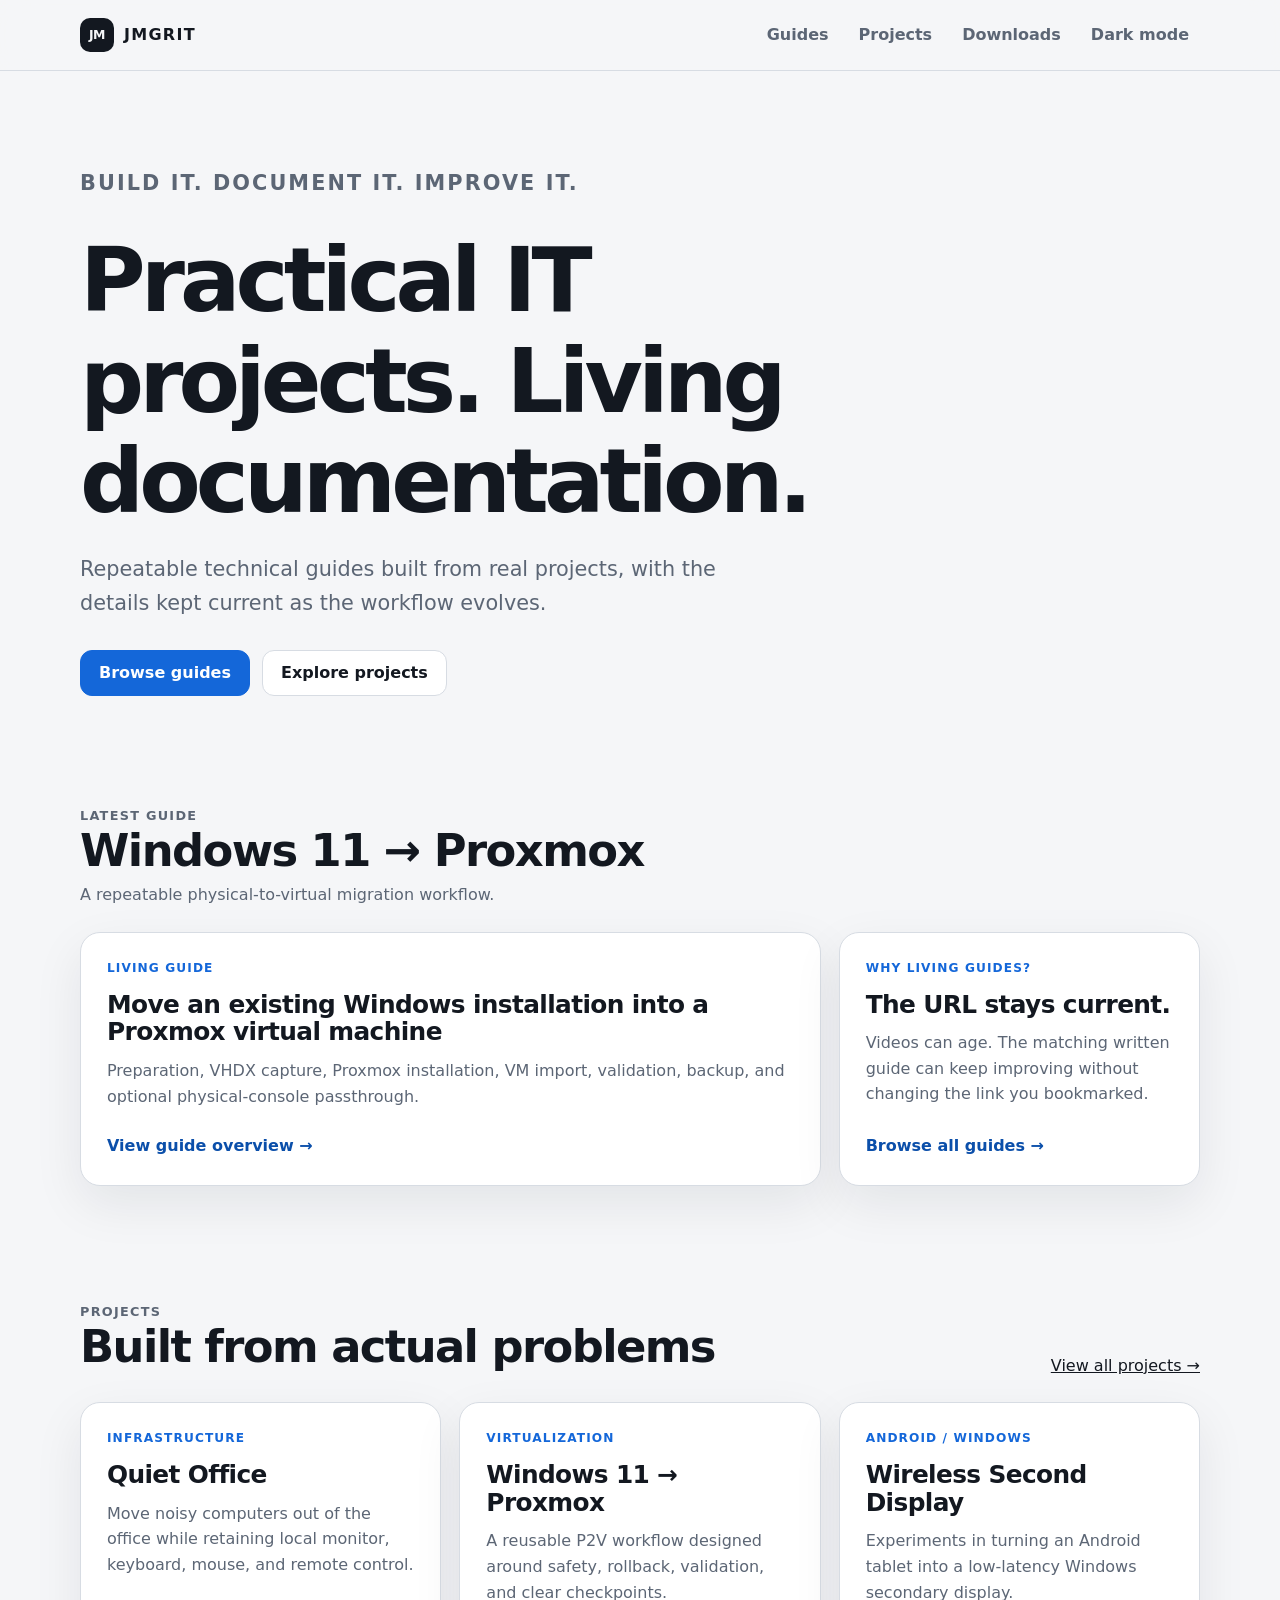
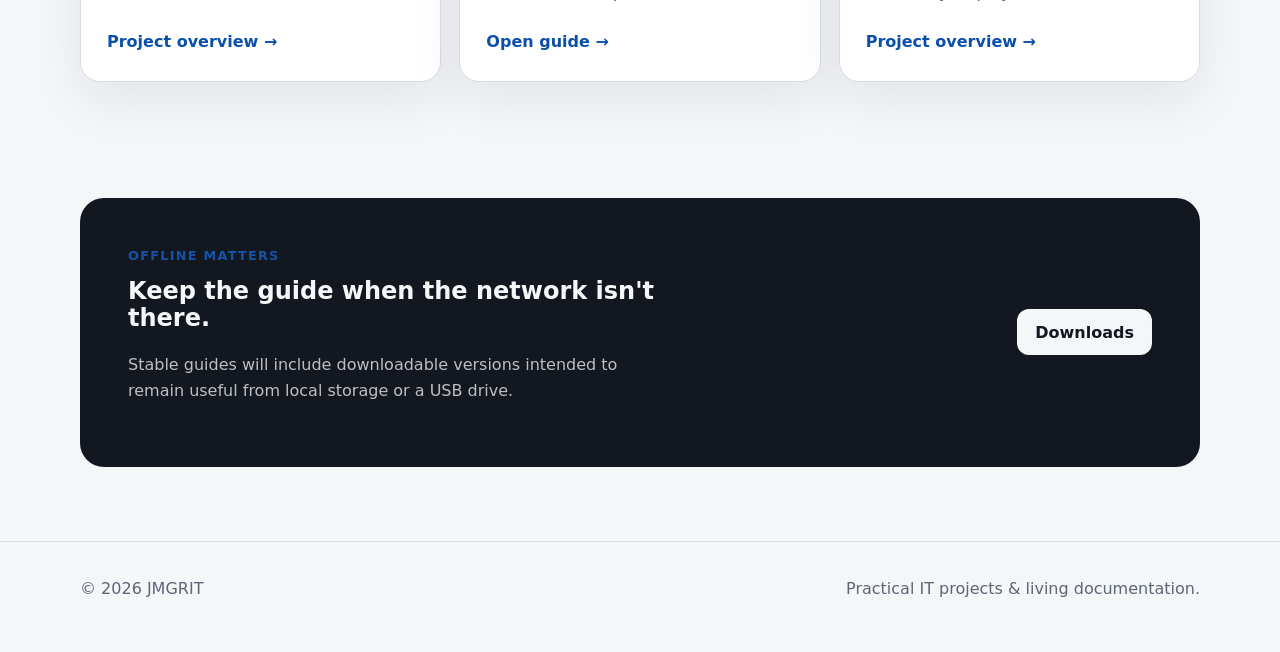
<file: index.html>
<!doctype html><html lang="en"><head><meta charset="utf-8"><meta name="viewport" content="width=device-width,initial-scale=1"><title>JMGRIT — Practical IT projects & living documentation</title><meta name="description" content="Practical IT projects, living technical guides, and repeatable infrastructure workflows."><link rel="canonical" href="https://jmgrit.com/"><link rel="stylesheet" href="/assets/css/site.css"><script src="/assets/js/site.js" defer></script><meta property="og:title" content="JMGRIT"><meta property="og:description" content="Practical IT projects and living documentation."><meta property="og:type" content="website"><meta property="og:url" content="https://jmgrit.com/"></head><body><header class="site-header"><nav class="nav wrap" aria-label="Primary navigation"><a class="brand" href="/"><span class="brand-mark">JM</span><span>JMGRIT</span></a><button class="theme-toggle mobile-toggle" type="button" data-mobile-toggle aria-expanded="false">Menu</button><div class="nav-links" data-nav-links><a href="/guides/">Guides</a><a href="/projects/">Projects</a><a href="/downloads/">Downloads</a><button class="theme-toggle" type="button" data-theme-toggle>Dark mode</button></div></nav></header><main><section class="hero"><div class="wrap"><p class="eyebrow">Build it. Document it. Improve it.</p><h1>Practical IT projects. Living documentation.</h1><p>Repeatable technical guides built from real projects, with the details kept current as the workflow evolves.</p><div class="actions"><a class="button primary" href="/guides/">Browse guides</a><a class="button" href="/projects/">Explore projects</a></div></div></section><section class="section"><div class="wrap"><div class="section-head"><div><p class="eyebrow">Latest guide</p><h2>Windows 11 → Proxmox</h2><p>A repeatable physical-to-virtual migration workflow.</p></div></div><div class="grid"><article class="card featured"><span class="kicker">Living guide</span><h3>Move an existing Windows installation into a Proxmox virtual machine</h3><p>Preparation, VHDX capture, Proxmox installation, VM import, validation, backup, and optional physical-console passthrough.</p><a class="more" href="/guides/windows-11-to-proxmox/">View guide overview →</a></article><article class="card"><span class="kicker">Why living guides?</span><h3>The URL stays current.</h3><p>Videos can age. The matching written guide can keep improving without changing the link you bookmarked.</p><a class="more" href="/guides/">Browse all guides →</a></article></div></div></section><section class="section"><div class="wrap"><div class="section-head"><div><p class="eyebrow">Projects</p><h2>Built from actual problems</h2></div><a href="/projects/">View all projects →</a></div><div class="grid"><article class="card"><span class="kicker">Infrastructure</span><h3>Quiet Office</h3><p>Move noisy computers out of the office while retaining local monitor, keyboard, mouse, and remote control.</p><a class="more" href="/projects/">Project overview →</a></article><article class="card"><span class="kicker">Virtualization</span><h3>Windows 11 → Proxmox</h3><p>A reusable P2V workflow designed around safety, rollback, validation, and clear checkpoints.</p><a class="more" href="/guides/windows-11-to-proxmox/">Open guide →</a></article><article class="card"><span class="kicker">Android / Windows</span><h3>Wireless Second Display</h3><p>Experiments in turning an Android tablet into a low-latency Windows secondary display.</p><a class="more" href="/projects/">Project overview →</a></article></div></div></section><section class="section"><div class="wrap"><div class="callout"><div><p class="eyebrow">Offline matters</p><h2>Keep the guide when the network isn't there.</h2><p>Stable guides will include downloadable versions intended to remain useful from local storage or a USB drive.</p></div><a class="button" href="/downloads/">Downloads</a></div></div></section></main><footer class="site-footer"><div class="wrap footer-row"><span>© <span data-year></span> JMGRIT</span><span>Practical IT projects &amp; living documentation.</span></div></footer></body></html>
</file>
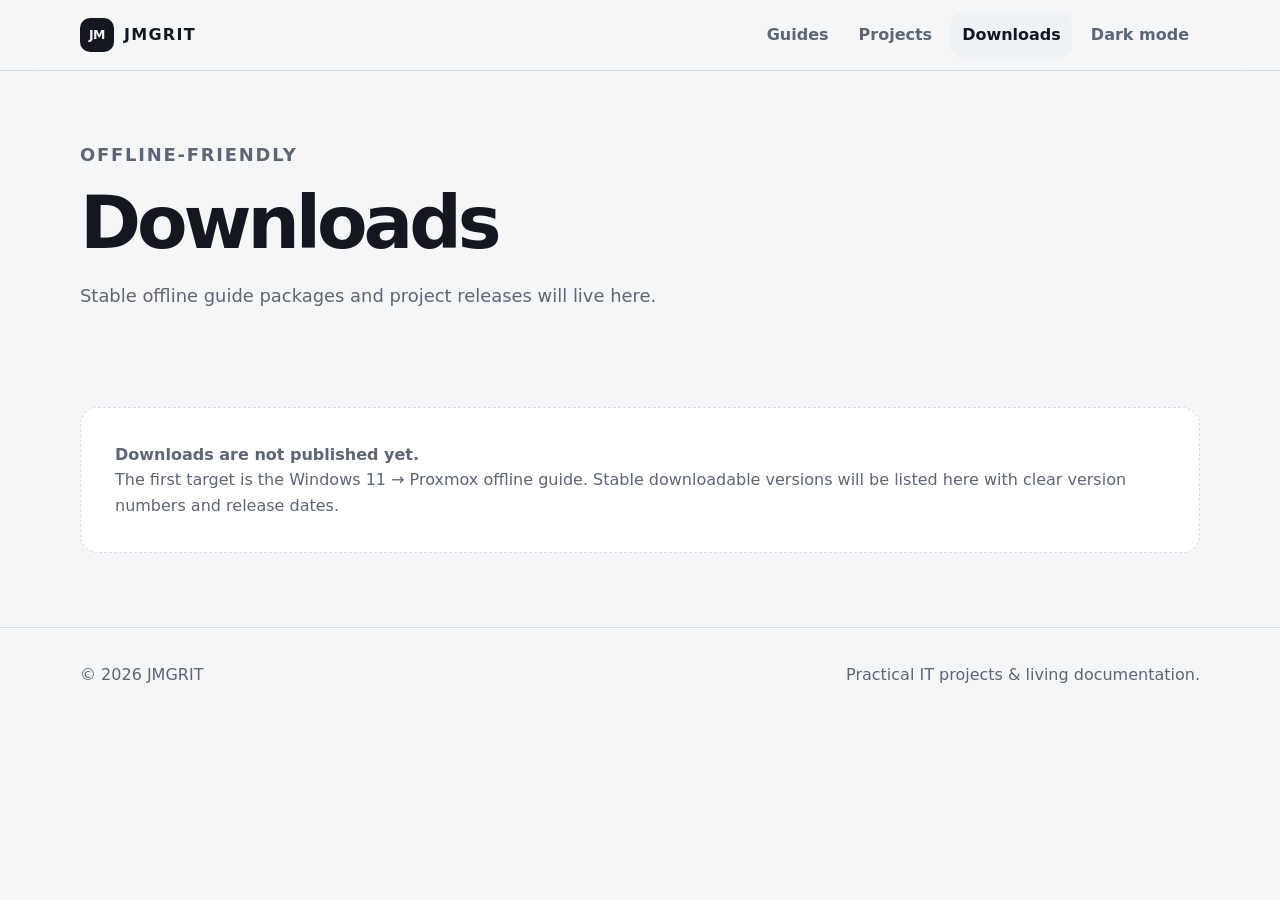
<file: downloads/index.html>
<!doctype html><html lang="en"><head><meta charset="utf-8"><meta name="viewport" content="width=device-width,initial-scale=1"><title>Downloads — JMGRIT</title><meta name="description" content="JMGRIT offline guides and project downloads."><link rel="canonical" href="https://jmgrit.com/downloads/"><link rel="stylesheet" href="/assets/css/site.css"><script src="/assets/js/site.js" defer></script></head><body><header class="site-header"><nav class="nav wrap" aria-label="Primary navigation"><a class="brand" href="/"><span class="brand-mark">JM</span><span>JMGRIT</span></a><button class="theme-toggle mobile-toggle" type="button" data-mobile-toggle aria-expanded="false">Menu</button><div class="nav-links" data-nav-links><a href="/guides/">Guides</a><a href="/projects/">Projects</a><a href="/downloads/" aria-current="page">Downloads</a><button class="theme-toggle" type="button" data-theme-toggle>Dark mode</button></div></nav></header><main><section class="page-hero"><div class="wrap"><p class="eyebrow">Offline-friendly</p><h1>Downloads</h1><p>Stable offline guide packages and project releases will live here.</p></div></section><section class="section"><div class="wrap"><div class="empty"><strong>Downloads are not published yet.</strong><br>The first target is the Windows 11 → Proxmox offline guide. Stable downloadable versions will be listed here with clear version numbers and release dates.</div></div></section></main><footer class="site-footer"><div class="wrap footer-row"><span>© <span data-year></span> JMGRIT</span><span>Practical IT projects &amp; living documentation.</span></div></footer></body></html>
</file>
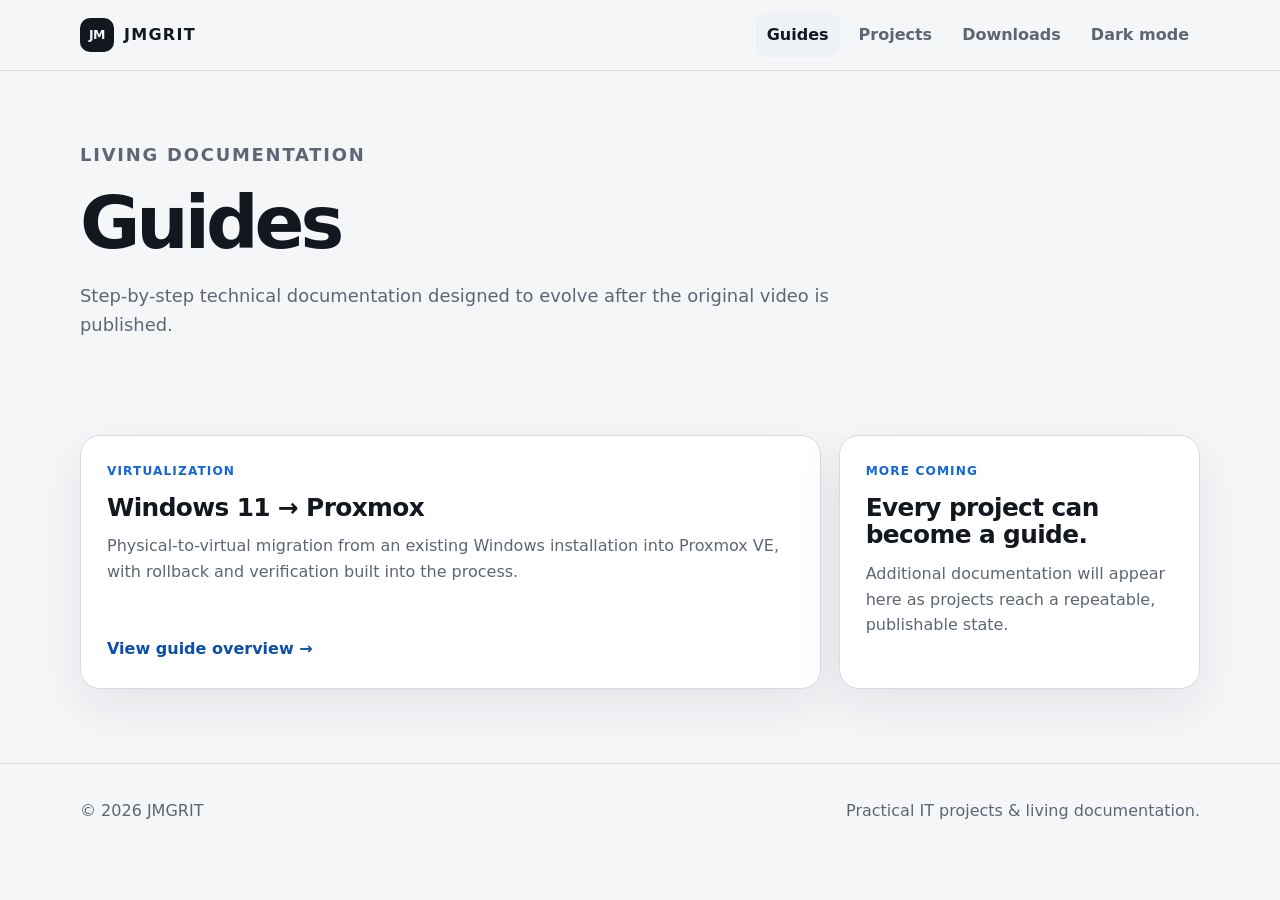
<file: guides/index.html>
<!doctype html><html lang="en"><head><meta charset="utf-8"><meta name="viewport" content="width=device-width,initial-scale=1"><title>Guides — JMGRIT</title><meta name="description" content="JMGRIT living technical guides."><link rel="canonical" href="https://jmgrit.com/guides/"><link rel="stylesheet" href="/assets/css/site.css"><script src="/assets/js/site.js" defer></script></head><body><header class="site-header"><nav class="nav wrap" aria-label="Primary navigation"><a class="brand" href="/"><span class="brand-mark">JM</span><span>JMGRIT</span></a><button class="theme-toggle mobile-toggle" type="button" data-mobile-toggle aria-expanded="false">Menu</button><div class="nav-links" data-nav-links><a href="/guides/" aria-current="page">Guides</a><a href="/projects/">Projects</a><a href="/downloads/">Downloads</a><button class="theme-toggle" type="button" data-theme-toggle>Dark mode</button></div></nav></header><main><section class="page-hero"><div class="wrap"><p class="eyebrow">Living documentation</p><h1>Guides</h1><p>Step-by-step technical documentation designed to evolve after the original video is published.</p></div></section><section class="section"><div class="wrap"><div class="grid"><article class="card featured"><span class="kicker">Virtualization</span><h3>Windows 11 → Proxmox</h3><p>Physical-to-virtual migration from an existing Windows installation into Proxmox VE, with rollback and verification built into the process.</p><a class="more" href="/guides/windows-11-to-proxmox/">View guide overview →</a></article><div class="card"><span class="kicker">More coming</span><h3>Every project can become a guide.</h3><p>Additional documentation will appear here as projects reach a repeatable, publishable state.</p></div></div></div></section></main><footer class="site-footer"><div class="wrap footer-row"><span>© <span data-year></span> JMGRIT</span><span>Practical IT projects &amp; living documentation.</span></div></footer></body></html>
</file>
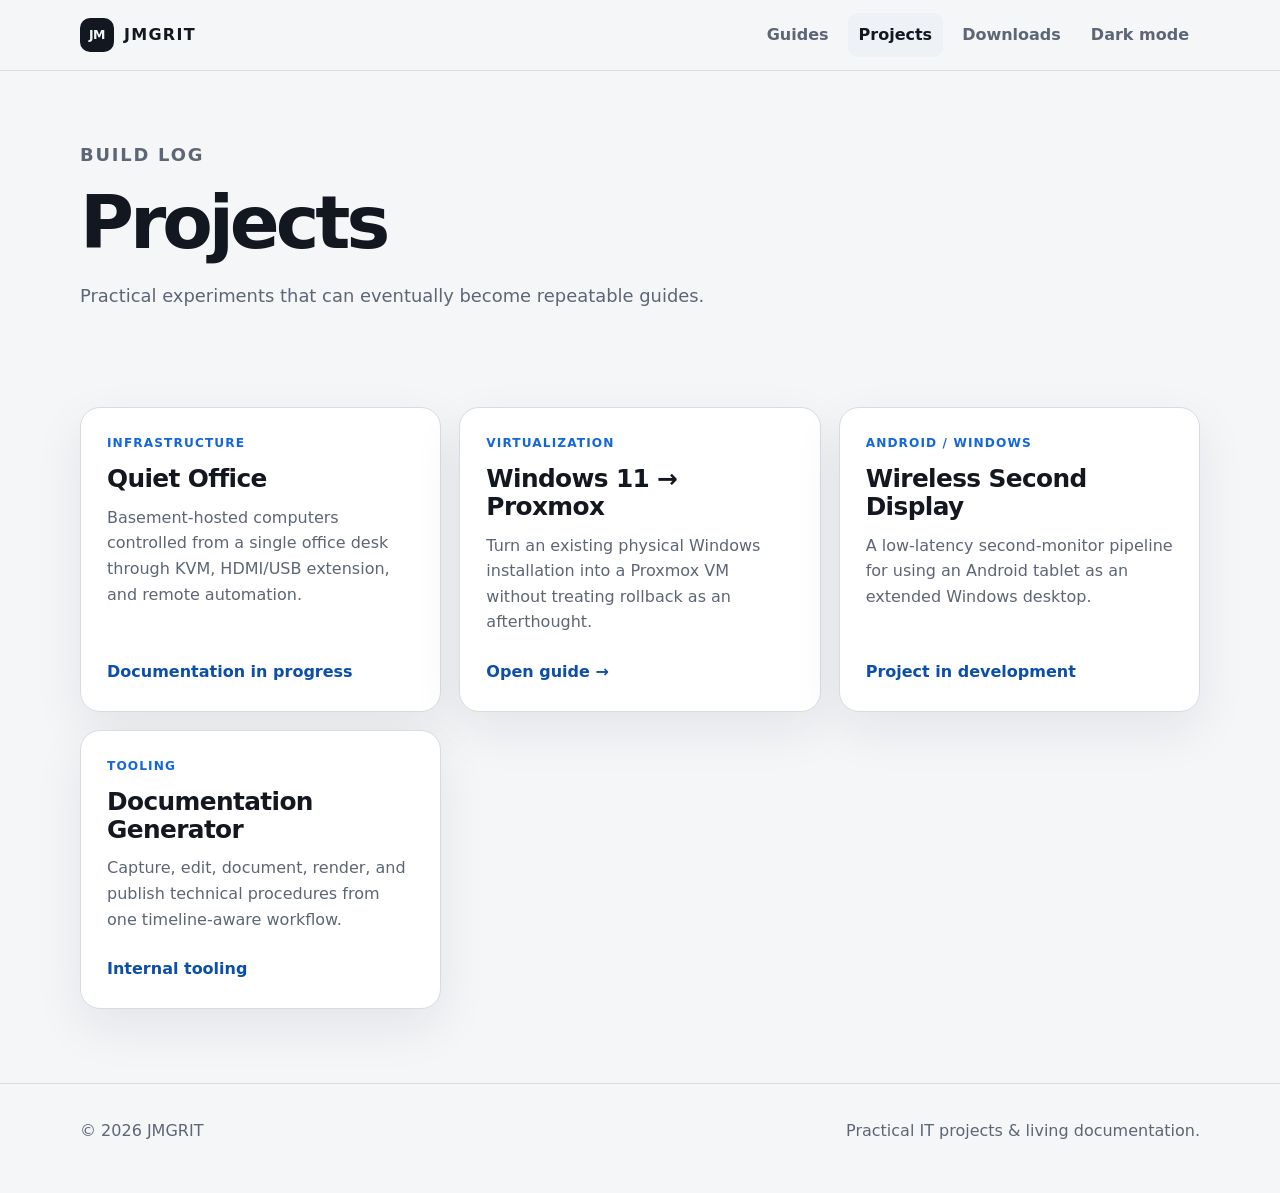
<file: projects/index.html>
<!doctype html><html lang="en"><head><meta charset="utf-8"><meta name="viewport" content="width=device-width,initial-scale=1"><title>Projects — JMGRIT</title><meta name="description" content="JMGRIT practical IT projects."><link rel="canonical" href="https://jmgrit.com/projects/"><link rel="stylesheet" href="/assets/css/site.css"><script src="/assets/js/site.js" defer></script></head><body><header class="site-header"><nav class="nav wrap" aria-label="Primary navigation"><a class="brand" href="/"><span class="brand-mark">JM</span><span>JMGRIT</span></a><button class="theme-toggle mobile-toggle" type="button" data-mobile-toggle aria-expanded="false">Menu</button><div class="nav-links" data-nav-links><a href="/guides/">Guides</a><a href="/projects/" aria-current="page">Projects</a><a href="/downloads/">Downloads</a><button class="theme-toggle" type="button" data-theme-toggle>Dark mode</button></div></nav></header><main><section class="page-hero"><div class="wrap"><p class="eyebrow">Build log</p><h1>Projects</h1><p>Practical experiments that can eventually become repeatable guides.</p></div></section><section class="section"><div class="wrap"><div class="grid"><article class="card"><span class="kicker">Infrastructure</span><h3>Quiet Office</h3><p>Basement-hosted computers controlled from a single office desk through KVM, HDMI/USB extension, and remote automation.</p><span class="more">Documentation in progress</span></article><article class="card"><span class="kicker">Virtualization</span><h3>Windows 11 → Proxmox</h3><p>Turn an existing physical Windows installation into a Proxmox VM without treating rollback as an afterthought.</p><a class="more" href="/guides/windows-11-to-proxmox/">Open guide →</a></article><article class="card"><span class="kicker">Android / Windows</span><h3>Wireless Second Display</h3><p>A low-latency second-monitor pipeline for using an Android tablet as an extended Windows desktop.</p><span class="more">Project in development</span></article><article class="card"><span class="kicker">Tooling</span><h3>Documentation Generator</h3><p>Capture, edit, document, render, and publish technical procedures from one timeline-aware workflow.</p><span class="more">Internal tooling</span></article></div></div></section></main><footer class="site-footer"><div class="wrap footer-row"><span>© <span data-year></span> JMGRIT</span><span>Practical IT projects &amp; living documentation.</span></div></footer></body></html>
</file>
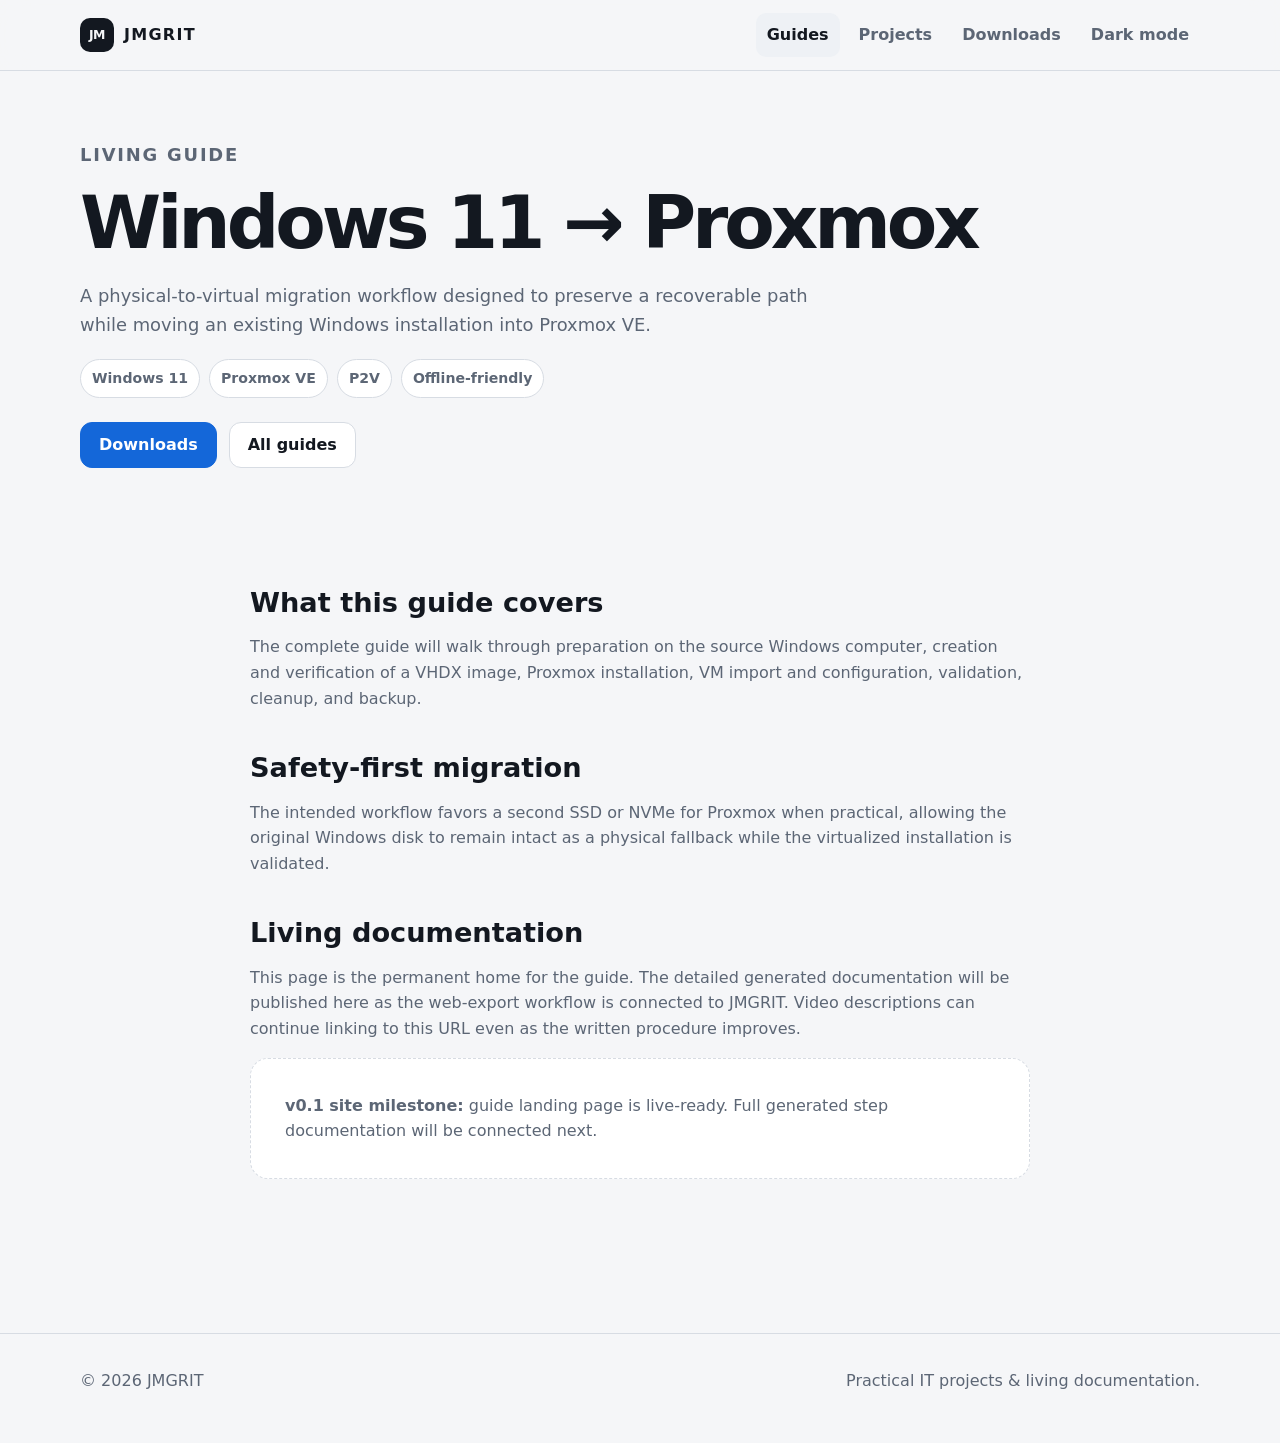
<file: guides/windows-11-to-proxmox/index.html>
<!doctype html><html lang="en"><head><meta charset="utf-8"><meta name="viewport" content="width=device-width,initial-scale=1"><title>Windows 11 → Proxmox P2V Guide — JMGRIT</title><meta name="description" content="A living Windows 11 to Proxmox physical-to-virtual migration guide."><link rel="canonical" href="https://jmgrit.com/guides/windows-11-to-proxmox/"><link rel="stylesheet" href="/assets/css/site.css"><script src="/assets/js/site.js" defer></script><meta property="og:title" content="Windows 11 → Proxmox — JMGRIT"><meta property="og:description" content="A repeatable P2V migration workflow with verification and rollback built in."><meta property="og:type" content="article"><meta property="og:url" content="https://jmgrit.com/guides/windows-11-to-proxmox/"></head><body><header class="site-header"><nav class="nav wrap" aria-label="Primary navigation"><a class="brand" href="/"><span class="brand-mark">JM</span><span>JMGRIT</span></a><button class="theme-toggle mobile-toggle" type="button" data-mobile-toggle aria-expanded="false">Menu</button><div class="nav-links" data-nav-links><a href="/guides/" aria-current="page">Guides</a><a href="/projects/">Projects</a><a href="/downloads/">Downloads</a><button class="theme-toggle" type="button" data-theme-toggle>Dark mode</button></div></nav></header><main><section class="page-hero"><div class="wrap"><p class="eyebrow">Living guide</p><h1>Windows 11 → Proxmox</h1><p>A physical-to-virtual migration workflow designed to preserve a recoverable path while moving an existing Windows installation into Proxmox VE.</p><div class="guide-meta"><span class="pill">Windows 11</span><span class="pill">Proxmox VE</span><span class="pill">P2V</span><span class="pill">Offline-friendly</span></div><div class="actions" style="margin-top:24px"><a class="button primary" href="/downloads/">Downloads</a><a class="button" href="/guides/">All guides</a></div></div></section><section class="section"><div class="wrap prose"><h2>What this guide covers</h2><p>The complete guide will walk through preparation on the source Windows computer, creation and verification of a VHDX image, Proxmox installation, VM import and configuration, validation, cleanup, and backup.</p><h2>Safety-first migration</h2><p>The intended workflow favors a second SSD or NVMe for Proxmox when practical, allowing the original Windows disk to remain intact as a physical fallback while the virtualized installation is validated.</p><h2>Living documentation</h2><p>This page is the permanent home for the guide. The detailed generated documentation will be published here as the web-export workflow is connected to JMGRIT. Video descriptions can continue linking to this URL even as the written procedure improves.</p><div class="empty"><strong>v0.1 site milestone:</strong> guide landing page is live-ready. Full generated step documentation will be connected next.</div></div></section></main><footer class="site-footer"><div class="wrap footer-row"><span>© <span data-year></span> JMGRIT</span><span>Practical IT projects &amp; living documentation.</span></div></footer></body></html>
</file>
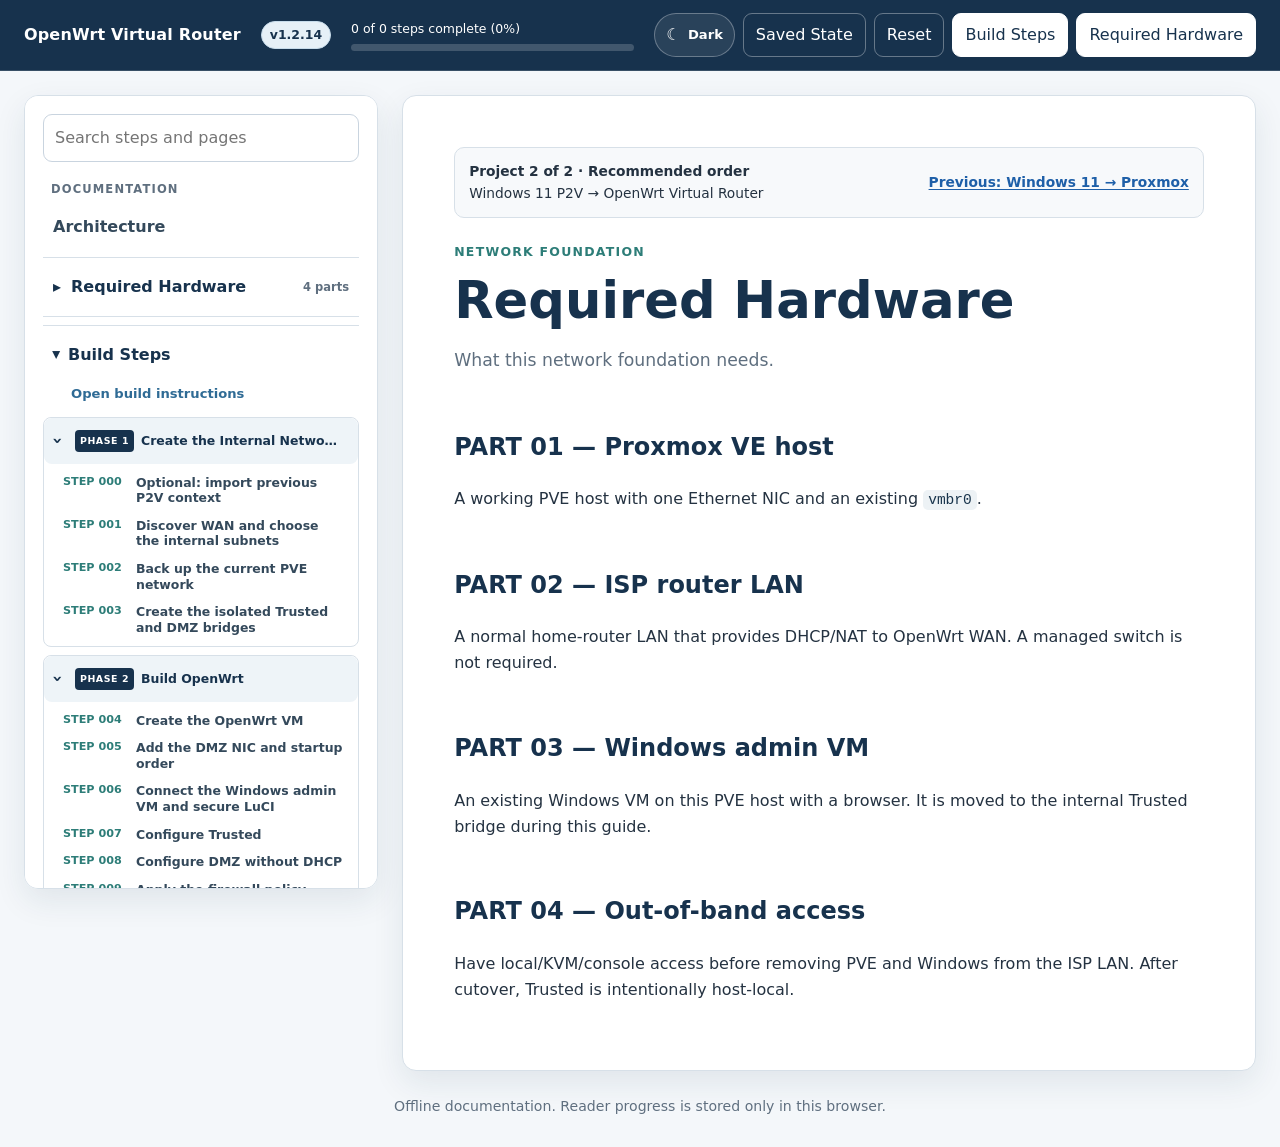
<file: public/guides/openwrt-virtual-router/03-resources.html>
<!doctype html>
<html lang="en"><head><meta charset="utf-8"><meta name="viewport" content="width=device-width,initial-scale=1"><meta name="description" content="What this network foundation needs."><title>Required Hardware · OpenWrt Virtual Router</title><link rel="icon" type="image/png" sizes="64x64" href="assets/brand/jmgrit-mark-64.png"><link rel="apple-touch-icon" sizes="192x192" href="assets/brand/jmgrit-mark-192.png"><meta name="theme-color" content="#091725"><script data-reader-config="true">window.DOCUMENTATION_READER_CONFIG={"version":"1.2.14","storageNamespace":"openwrt-virtual-router-reader"};(function(){try{var c=window.DOCUMENTATION_READER_CONFIG||{};var k=(c.storageNamespace||'documentation-reader')+'-theme';var g='documentation-generator-theme';var q=new URLSearchParams(location.search).get('theme');var inherited=window.DOCUMENTATION_GENERATOR_ORCHESTRATOR_THEME;var t=(q==='dark'||q==='light')?q:((inherited==='dark'||inherited==='light')?inherited:(localStorage.getItem(g)||localStorage.getItem(k)));if(!t&&window.matchMedia&&matchMedia('(prefers-color-scheme: dark)').matches)t='dark';t=t==='dark'?'dark':'light';document.documentElement.dataset.theme=t;localStorage.setItem(k,t);localStorage.setItem(g,t)}catch(e){document.documentElement.dataset.theme='light'}})();</script><style data-reader-style="true">:root{--navy:#11263e;--navy2:#091725;--blue:#2468a9;--teal:#087b86;--green:#16794b;--amber:#9d6100;--red:#a62d26;--ink:#17212b;--muted:#5c6977;--line:#d7e0e8;--soft:#f3f7fa;--paper:#fff;--shadow:0 14px 38px rgba(18,43,68,.09);--radius:14px;--editor:#6b3fb3;--editor2:#4a257e}*{box-sizing:border-box}html{scroll-behavior:smooth}body{margin:0;font:16px/1.62 Inter,ui-sans-serif,system-ui,-apple-system,"Segoe UI",sans-serif;color:var(--ink);background:#eef3f7}a{color:var(--blue)}.topbar{position:sticky;top:0;z-index:90;background:linear-gradient(100deg,var(--navy2),var(--navy));color:#fff;border-bottom:1px solid rgba(255,255,255,.12)}.topbar-inner{max-width:1600px;margin:auto;display:flex;align-items:center;gap:20px;padding:13px 24px}.brand{font-weight:850;letter-spacing:.01em}.version{font:inherit;font-size:.78rem;background:#dff4ee;color:#075f42;padding:3px 8px;border:0;border-radius:99px;font-weight:850;cursor:default}.progress-shell{flex:1;max-width:520px}.progress-label{font-size:.78rem;color:#dbe7f3;margin-bottom:4px}.progress-track{height:7px;background:rgba(255,255,255,.16);border-radius:99px;overflow:hidden}.progress-bar{height:100%;width:0;background:#51d3a5;transition:width .2s}.top-actions{display:flex;gap:8px}.button{display:inline-flex;align-items:center;justify-content:center;gap:7px;border:1px solid transparent;border-radius:9px;padding:8px 12px;font-weight:760;text-decoration:none;cursor:pointer;font:inherit}.button.secondary{background:#fff;color:var(--navy)}.button.ghost{background:transparent;border-color:rgba(255,255,255,.3);color:#fff}.layout{max-width:1600px;margin:auto;display:grid;grid-template-columns:354px minmax(0,1fr);gap:24px;padding:24px}.sidebar{position:sticky;top:82px;height:calc(100vh - 106px);overflow:auto;background:var(--paper);border:1px solid var(--line);border-radius:var(--radius);box-shadow:var(--shadow);padding:18px}.search{width:100%;border:1px solid #c9d4df;border-radius:9px;padding:10px 11px;font:inherit}.nav-title{font-size:.72rem;color:var(--muted);text-transform:uppercase;font-weight:850;letter-spacing:.1em;margin:18px 8px 7px}.nav a{display:block;padding:9px 10px;border-radius:8px;color:#344454;text-decoration:none;font-weight:650}.nav a:hover,.nav a.active{background:#eaf2f8;color:#123f6c}.content{min-width:0;background:var(--paper);border:1px solid var(--line);border-radius:var(--radius);box-shadow:var(--shadow);padding:clamp(24px,4vw,58px)}.page-kicker{color:var(--teal);font-weight:850;text-transform:uppercase;font-size:.78rem;letter-spacing:.1em}.page-description{font-size:1.08rem;color:var(--muted);max-width:900px}.content h1{font-size:clamp(2rem,4vw,3.25rem);line-height:1.12;color:var(--navy);margin:.2em 0}.content h2{color:var(--navy);margin-top:2.2em}.content h3{color:#243e59}.content table{width:100%;border-collapse:collapse;display:block;overflow:auto;margin:20px 0}.content th,.content td{border:1px solid var(--line);padding:10px 12px;text-align:left;vertical-align:top}.content th{background:#edf4f8;color:#173653}.content blockquote{border-left:4px solid var(--teal);margin:20px 0;padding:10px 18px;background:#edf8f8}.content img{max-width:100%;height:auto;border-radius:11px}.step-card{border:1px solid #cedae4;border-radius:13px;margin:24px 0;background:#fff;box-shadow:0 7px 22px rgba(25,52,78,.07);overflow:hidden;scroll-margin-top:90px}.step-card.completed{border-color:#81c9aa;background:#fbfffd}.step-head{display:grid;grid-template-columns:auto auto 1fr auto;align-items:center;gap:12px;background:linear-gradient(90deg,#edf4f9,#f9fbfd);border-bottom:1px solid #d8e2ea;padding:16px 18px}.step-head h2{margin:0;font-size:1.18rem}.step-check{width:23px;height:23px;accent-color:var(--green);cursor:pointer}.step-body{padding:18px 20px}.step-body>:first-child{margin-top:0}.step-body>:last-child{margin-bottom:0}.do-line,.stop-line,.video-line{border-radius:9px;padding:11px 13px}.do-line{background:#edf5ff;border-left:4px solid var(--blue)}.stop-line{background:#edf9f3;border-left:4px solid var(--green)}.video-line{background:#fff5e7;border-left:4px solid var(--amber)}.button.video{background:#fff5e7;color:#704500;border-color:#e6c98f}.button.video[aria-disabled=true]{background:#f1f3f5;color:#7c8792;border-color:#dfe4e8;pointer-events:none}pre{position:relative;background:#0e1a26;color:#e7f0f7;border-radius:10px;padding:18px;overflow:auto;border:1px solid #263a4e}code{font-family:"Cascadia Code","SFMono-Regular",Consolas,monospace;font-size:.91em}p code,li code,td code{background:#edf2f5;color:#17324a;padding:2px 5px;border-radius:5px}.code-wrap{position:relative;margin:18px 0}.copy-code{position:absolute;z-index:2;right:9px;top:9px;background:#fff;color:#17324a;border:0;border-radius:7px;padding:6px 10px;font-weight:800;cursor:pointer}.copy-code.copied{background:#d7f5e6;color:#0a653e}.footer{max-width:1600px;margin:0 auto 30px;padding:0 24px;color:var(--muted);font-size:.88rem}.callout{border:1px solid #c7d9e7;background:#f1f7fb;border-radius:11px;padding:14px 16px}.mobile-nav{display:none}.search-hidden{display:none!important}.resource-card{display:grid;grid-template-columns:minmax(190px,28%) 1fr;gap:0;border:1px solid #cfdae4;border-radius:14px;margin:26px 0;background:#fff;box-shadow:0 8px 24px rgba(24,49,74,.07);overflow:hidden;scroll-margin-top:96px}.resource-media{display:flex;align-items:center;justify-content:center;background:linear-gradient(145deg,#f4f8fb,#eaf1f6);padding:24px;min-height:260px;border-right:1px solid #d8e2e9}.resource-media img{max-height:270px;object-fit:contain;background:#fff;box-shadow:0 5px 18px rgba(0,0,0,.08)}.resource-media.empty{display:none}.resource-body{padding:24px 26px;min-width:0}.resource-body h2{margin:2px 0 12px}.resource-number{display:inline-block;font-size:.72rem;font-weight:900;letter-spacing:.1em;color:#075f69;background:#dff4f3;border-radius:99px;padding:4px 9px}.task-list-item{list-style:none;margin-left:-1.25rem}.task-list-item input{width:18px;height:18px;vertical-align:-3px;margin-right:8px;accent-color:var(--green)}.format-tools,.save-tools{display:flex;gap:6px;flex-wrap:wrap;margin-top:7px}.format-tools button{border:1px solid rgba(255,255,255,.35);background:rgba(255,255,255,.1);color:#fff;border-radius:7px;padding:6px 9px;font:inherit;cursor:pointer}.save-tools .button{padding:7px 10px}.toast{position:fixed;z-index:120;right:22px;bottom:22px;max-width:440px;background:#11263e;color:#fff;border-radius:10px;padding:12px 15px;box-shadow:0 12px 36px rgba(0,0,0,.22);opacity:0;transform:translateY(10px);pointer-events:none;transition:.2s}.toast.show{opacity:1;transform:none}.toast.error{background:#8f2924}.image-pending{outline-color:#e29a2b!important}@media(max-width:900px){.layout{grid-template-columns:1fr;padding:12px}.sidebar{display:none;position:fixed;z-index:100;left:12px;right:12px;top:72px;height:calc(100vh - 84px)}.sidebar.open{display:block}.mobile-nav{display:inline-flex}.content{padding:22px}.progress-shell{display:none}.step-head{grid-template-columns:auto 1fr}.step-head .button{grid-column:1/-1}.topbar-inner{padding:10px 12px}.brand{font-size:.93rem}.top-actions .button.ghost{display:none}.resource-card{grid-template-columns:1fr}.resource-media{border-right:0;border-bottom:1px solid #d8e2e9;min-height:190px}.resource-media img{max-height:220px}.format-tools,.save-tools{overflow-x:auto;flex-wrap:nowrap;padding-bottom:4px}.format-tools button,.save-tools button{white-space:nowrap}}.error-description{display:block;width:100%;resize:vertical;min-height:74px;border:1px solid #cbd6df;border-radius:9px;background:#fff;padding:10px 12px;font:inherit;color:var(--ink)}.error-description:focus{outline:3px solid rgba(36,104,169,.16);border-color:#6c9cc7}.error-actions{display:flex;gap:10px;align-items:center;flex-wrap:wrap;margin-top:9px}.error-attach{display:inline-flex;align-items:center;gap:7px;border:1px solid #c7d3dd;border-radius:8px;background:#fff;padding:7px 10px;font-weight:720;color:#30465a;cursor:pointer}.error-attach input{max-width:230px;font:inherit;font-size:.82rem}.error-file-status{flex:1;min-width:220px;color:#687684;font-size:.8rem}.error-save{border:1px solid #9fc8b5;border-radius:8px;background:#e5f6ed;color:#0b6541;padding:8px 11px;font:inherit;font-weight:800;cursor:pointer}.error-save:hover{background:#d1efdf}@media(max-width:900px){.step-head .button.video{grid-column:1/-1}.error-actions{align-items:stretch}.error-file-status{flex-basis:100%}.error-save{width:100%}}.theme-toggle{display:inline-flex;align-items:center;gap:7px;min-height:38px;border:1px solid rgba(255,255,255,.32);border-radius:999px;background:rgba(255,255,255,.08);color:#fff;padding:6px 11px;font:inherit;font-weight:780;cursor:pointer}.theme-toggle:hover{background:rgba(255,255,255,.16)}.theme-icon{font-size:1.02rem}.theme-label{font-size:.82rem}html[data-theme="dark"]{color-scheme:dark;--ink:#e5edf5;--muted:#a5b3c0;--line:#344352;--soft:#17222d;--paper:#121c26;--shadow:0 14px 38px rgba(0,0,0,.34)}html[data-theme="dark"] body{background:#091119;color:var(--ink)}html[data-theme="dark"] a{color:#8ec5ff}html[data-theme="dark"] .sidebar,html[data-theme="dark"] .content{background:#121c26;border-color:#334352}html[data-theme="dark"] .nav a{color:#bdc9d4}html[data-theme="dark"] .nav a:hover,html[data-theme="dark"] .nav a.active{background:#1c3144;color:#b9dcff}html[data-theme="dark"] .content h1,html[data-theme="dark"] .content h2,html[data-theme="dark"] .content h3,html[data-theme="dark"] .step-head h2{color:#e3effa}html[data-theme="dark"] .content th{background:#1b2b39;color:#cfe4f5}html[data-theme="dark"] .content td,html[data-theme="dark"] .content th{border-color:#354756}html[data-theme="dark"] .content blockquote,html[data-theme="dark"] .callout{background:#142b30;border-color:#31535a}html[data-theme="dark"] .step-card,html[data-theme="dark"] .resource-card{background:#14202a;border-color:#354655;box-shadow:0 9px 28px rgba(0,0,0,.25)}html[data-theme="dark"] .step-card.completed{background:#11271f;border-color:#3c7d63}html[data-theme="dark"] .step-head{background:linear-gradient(90deg,#1a2a37,#131f29);border-color:#354655}html[data-theme="dark"] .do-line{background:#152a3d}html[data-theme="dark"] .stop-line{background:#142c22}html[data-theme="dark"] .video-line{background:#352b17}html[data-theme="dark"] p code,html[data-theme="dark"] li code,html[data-theme="dark"] td code{background:#22313f;color:#d8e8f6}html[data-theme="dark"] .copy-code{background:#263746;color:#e7f1fa}html[data-theme="dark"] .resource-media{background:linear-gradient(145deg,#17232e,#101a23);border-color:#354655}html[data-theme="dark"] .resource-media img{background:#e9eef2}html[data-theme="dark"] .error-attach{color:#d6e1ea}html[data-theme="dark"] .footer{color:#95a5b4}.step-image-add{min-height:32px;border:1px solid #b6a8d8;border-radius:8px;background:#f2edff;color:#54378a;padding:5px 8px;font:inherit;font-size:.76rem;font-weight:800;line-height:1;cursor:pointer;white-space:nowrap}.step-image-add:hover{background:#e7ddff;border-color:#947dc3;transform:translateY(-1px)}.step-image-block{margin:18px 0;padding:12px;border:1px solid var(--line);border-radius:12px;background:var(--soft)}.step-image-block img{display:block;max-height:720px;margin:0 auto;object-fit:contain}.step-image-block figcaption{margin-top:8px;color:var(--muted);font-size:.88rem;text-align:center}.image-tool-group{display:flex;gap:5px;flex-wrap:wrap}.image-tool-group button.active{background:#216da9;color:#fff;border-color:#216da9}@media(max-width:900px){.theme-label{display:none}.theme-toggle{padding:6px 9px}}:root{
  --brand-navy:#17324D;
  --brand-blue:#2F6B95;
  --brand-blue-strong:#245578;
  --brand-teal:#2D7D78;

  --status-success:#2E7D5B;
  --status-warning:#A15C00;
  --status-danger:#B42318;

  --page-background:#F4F7FA;
  --surface:#FFFFFF;
  --surface-subtle:#F7F9FB;
  --text-primary:#243241;
  --text-muted:#5F6F7F;
  --border:#D7E0E8;

  --link:#1E5FA8;
  --link-visited:#6B4EA0;
  --code-surface:#102333;

  --navy:var(--brand-navy);
  --navy2:#10283E;
  --blue:var(--brand-blue);
  --teal:var(--brand-teal);
  --green:var(--status-success);
  --amber:var(--status-warning);
  --red:var(--status-danger);
  --ink:var(--text-primary);
  --muted:var(--text-muted);
  --line:var(--border);
  --soft:var(--surface-subtle);
  --paper:var(--surface);
  --editor:var(--brand-blue);
  --editor2:var(--brand-navy);
  --shadow:0 12px 32px rgba(23,50,77,.09);
}html[data-theme="light"]{color-scheme:light}body{
  color:var(--text-primary);
  background:var(--page-background);
}a{color:var(--link);text-decoration-thickness:.08em;text-underline-offset:.14em}a:visited{color:var(--link-visited)}a:hover{color:var(--brand-blue-strong)}a:focus-visible,
button:focus-visible,
input:focus-visible,
textarea:focus-visible{
  outline:3px solid rgba(47,107,149,.28);
  outline-offset:2px;
}.topbar{
  background:var(--brand-navy);
  color:#FFFFFF;
  border-bottom-color:rgba(255,255,255,.14);
}.brand,.progress-label{color:#FFFFFF}.version{
  color:var(--brand-navy);
  background:#E6F0F7;
  border:1px solid #C7DCEB;
}.progress-track{background:rgba(255,255,255,.18)}.progress-bar{background:var(--brand-teal)}.theme-toggle{
  color:#FFFFFF;
  background:rgba(255,255,255,.08);
  border-color:rgba(255,255,255,.30);
}.theme-toggle:hover{background:rgba(255,255,255,.14)}.button.secondary{
  color:var(--brand-navy);
  background:#FFFFFF;
  border-color:#FFFFFF;
}.button.ghost{
  color:#FFFFFF;
  border-color:rgba(255,255,255,.34);
}.sidebar,.content{
  color:var(--text-primary);
  background:var(--surface);
  border-color:var(--border);
  box-shadow:var(--shadow);
}.nav-title{color:var(--text-muted)}.nav a{color:#34495B}.nav a:visited{color:#34495B}.nav a:hover,.nav a.active{
  color:var(--brand-navy);
  background:#EAF2F8;
  box-shadow:inset 3px 0 0 var(--brand-blue);
}.page-kicker{color:var(--brand-teal)}.page-description,.footer{color:var(--text-muted)}.content h1,.content h2{color:var(--brand-navy)}.content h3{color:#294862}.content th{
  color:var(--brand-navy);
  background:#EDF3F7;
}.content th,.content td{border-color:var(--border)}.content blockquote{
  color:var(--text-primary);
  background:#F0F6F8;
  border-left-color:var(--brand-teal);
}.callout{
  background:#F1F6FA;
  border-color:#C9DCE9;
}.step-card,.resource-card{
  background:#FFFFFF;
  border-color:#CFD9E2;
  box-shadow:0 7px 22px rgba(23,50,77,.07);
}.step-card.completed{
  background:#FBFEFC;
  border-color:#79B99D;
}.step-head{
  background:linear-gradient(90deg,#EEF4F8,#FAFCFD);
  border-bottom-color:#D8E2EA;
}.step-check,.task-list-item input{accent-color:var(--status-success)}.do-line{
  color:var(--text-primary);
  background:#EEF5FA;
  border-left-color:var(--brand-blue);
}.stop-line{
  color:var(--text-primary);
  background:#EEF8F3;
  border-left-color:var(--status-success);
}.video-line{
  color:var(--text-primary);
  background:#FFF7E8;
  border-left-color:var(--status-warning);
}.button.video{
  color:#714100;
  background:#FFF7E8;
  border-color:#E2C488;
}.button.video:visited{color:#714100}pre{
  color:#E7EEF5;
  background:var(--code-surface);
  border-color:#29445C;
}p code,li code,td code{
  color:#18344C;
  background:#EDF2F5;
}.copy-code{
  color:var(--brand-navy);
  background:#FFFFFF;
  border:1px solid #CDD8E1;
}.copy-code.copied{
  color:#135B3D;
  background:#E5F5EC;
}.resource-number{
  color:#155A58;
  background:#E2F1F0;
}.resource-media{
  background:linear-gradient(145deg,#F5F8FA,#EBF1F5);
  border-color:var(--border);
}.error-save{
  color:#FFFFFF;
  background:var(--status-success);
  border-color:#256A4D;
}.error-save:hover{background:#256A4D}.format-tools button{
  color:#FFFFFF;
  background:rgba(255,255,255,.08);
  border-color:rgba(255,255,255,.30);
}.format-tools button:hover{background:rgba(255,255,255,.16)}.step-image-add{
  color:#28506A;
  background:#EEF4F8;
  border-color:#B9CBD8;
}.step-image-add:hover{
  color:var(--brand-navy);
  background:#DFEBF3;
  border-color:#88AFC9;
}.toast{
  color:#FFFFFF;
  background:var(--brand-navy);
}.toast.error{background:var(--status-danger)}.image-pending{outline-color:var(--brand-blue)!important}.image-tool-group button.active{
  color:#FFFFFF;
  background:var(--brand-blue);
  border-color:var(--brand-blue-strong);
}.image-selection-status{
  color:var(--text-muted);
  font-size:.80rem;
  min-width:190px;
}html[data-theme="dark"]{
  color-scheme:dark;
  --ink:#E6EDF3;
  --muted:#A7B3BE;
  --line:#324557;
  --soft:#192B3A;
  --paper:#132231;
  --shadow:0 14px 38px rgba(0,0,0,.34);
}html[data-theme="dark"] body{
  color:#E6EDF3;
  background:#0C1622;
}html[data-theme="dark"] a{color:#82B7FF}html[data-theme="dark"] a:visited{color:#C0A7FF}html[data-theme="dark"] a:hover{color:#A8CCFF}html[data-theme="dark"] .topbar{background:#0F2538}html[data-theme="dark"] .sidebar,
html[data-theme="dark"] .content{
  color:#E6EDF3;
  background:#132231;
  border-color:#324557;
}html[data-theme="dark"] .nav-title{color:#A7B3BE}html[data-theme="dark"] .nav a{color:#C5D1DB}html[data-theme="dark"] .nav a:visited{color:#C5D1DB}html[data-theme="dark"] .nav a:hover,
html[data-theme="dark"] .nav a.active{
  color:#EAF4FC;
  background:#1B3447;
  box-shadow:inset 3px 0 0 #5CA3D8;
}html[data-theme="dark"] .page-kicker{color:#69C3BA}html[data-theme="dark"] .page-description,
html[data-theme="dark"] .footer{color:#A7B3BE}html[data-theme="dark"] .content h1,
html[data-theme="dark"] .content h2,
html[data-theme="dark"] .content h3,
html[data-theme="dark"] .step-head h2{color:#E6EDF3}html[data-theme="dark"] .content th{
  color:#DCE8F1;
  background:#1A3041;
}html[data-theme="dark"] .content th,
html[data-theme="dark"] .content td{border-color:#324557}html[data-theme="dark"] .content blockquote,
html[data-theme="dark"] .callout{
  color:#E6EDF3;
  background:#172D39;
  border-color:#4B7C85;
}html[data-theme="dark"] .step-card,
html[data-theme="dark"] .resource-card{
  color:#E6EDF3;
  background:#152534;
  border-color:#324557;
}html[data-theme="dark"] .step-card.completed{
  background:#142C25;
  border-color:#4B8E70;
}html[data-theme="dark"] .step-head{
  background:linear-gradient(90deg,#1A3041,#152534);
  border-color:#324557;
}html[data-theme="dark"] .do-line{
  background:#182F42;
  border-left-color:#5CA3D8;
}html[data-theme="dark"] .stop-line{
  background:#173328;
  border-left-color:#62C094;
}html[data-theme="dark"] .video-line{
  background:#352A17;
  border-left-color:#E2A348;
}html[data-theme="dark"] p code,
html[data-theme="dark"] li code,
html[data-theme="dark"] td code{
  color:#E6EDF3;
  background:#223646;
}html[data-theme="dark"] pre{
  color:#E6EDF3;
  background:#091622;
  border-color:#2E475B;
}html[data-theme="dark"] .copy-code{
  color:#E6EDF3;
  background:#223646;
  border-color:#3C5265;
}html[data-theme="dark"] .resource-number{
  color:#BFE8E4;
  background:#1B3C3A;
}html[data-theme="dark"] .resource-media{
  background:linear-gradient(145deg,#192B3A,#101D29);
  border-color:#324557;
}html[data-theme="dark"] .resource-media img{background:#F4F7FA}html[data-theme="dark"] .image-tool-group button.active{
  color:#FFFFFF;
  background:#3E7DA7;
  border-color:#5CA3D8;
}html[data-theme="dark"] .image-selection-status{color:#A7B3BE}html[data-theme="light"] .do-line,
html[data-theme="light"] .stop-line,
html[data-theme="light"] .video-line{
  color:#243241;
}html[data-theme="light"] .do-line *,
html[data-theme="light"] .stop-line *,
html[data-theme="light"] .video-line *{
  color:inherit;
}html[data-theme="dark"] .do-line,
html[data-theme="dark"] .stop-line,
html[data-theme="dark"] .video-line{
  color:#E6EDF3;
}html[data-theme="dark"] .do-line *,
html[data-theme="dark"] .stop-line *,
html[data-theme="dark"] .video-line *{
  color:inherit;
}.image-tool-group button[data-image-tool="number"]{
  min-width:84px;
}.video-line{display:block;width:100%;height:auto;min-height:0;clear:both;position:relative;line-height:1.55;white-space:normal;overflow-wrap:anywhere;word-break:normal;margin:1rem 0}.video-line + *{clear:both}.step-video-add{min-height:32px;border:1px solid #AFC8D9;border-radius:8px;background:#EAF3F8;color:#204A67;padding:5px 8px;font:inherit;font-size:.76rem;font-weight:800;line-height:1;cursor:pointer;white-space:nowrap}.step-video-add:hover{background:#DDECF5;border-color:#7EA8C6;color:#17324D}.step-video-block{margin:1.1rem 0;border:1px solid #D7E0E8;border-radius:11px;overflow:hidden;background:#F7F9FB}.step-video-block video{display:block;width:100%;max-height:72vh;background:#000}.step-video-block figcaption{padding:.55rem .8rem;color:#5F6F7F;font-size:.88rem;font-weight:700}.video-preview-shell{display:flex;align-items:center;justify-content:center;min-height:0;border-radius:11px;background:#091622;overflow:hidden}.video-preview-shell video{width:100%;max-height:calc(96vh - 190px);background:#000}.video-seek-label{display:grid;gap:6px}.video-seek-label input{width:100%}.video-time-row{display:grid;grid-template-columns:1fr;gap:5px;padding:10px;border:1px solid #D7E0E8;border-radius:9px;background:#F7F9FB}.video-time-row em{color:#5F6F7F;font-weight:500}.video-edit-buttons{display:grid;grid-template-columns:repeat(2,minmax(0,1fr));gap:7px}.video-edit-buttons button,.video-cut-panel button{border:1px solid #C5D2DC;border-radius:7px;background:#F2F6F9;color:#29465E;padding:7px 9px;font:inherit;font-weight:700;cursor:pointer}.video-edit-buttons button:hover,.video-cut-panel button:hover{background:#E5EEF5}.video-cut-panel{padding:10px;border:1px solid #D7E0E8;border-radius:9px;background:#FAFBFC}.video-cut-panel ol{max-height:150px;overflow:auto;margin:.5rem 0 0;padding-left:1.5rem}.video-cut-panel li{margin:.35rem 0}.video-compression-note{font-size:.82rem;color:#5F6F7F;background:#EEF5FA;border-left:4px solid #2F6B95;padding:10px;border-radius:7px}.video-pending{outline:3px solid #2F6B95!important}html[data-theme="dark"] .step-video-add{color:#D8E8F4;background:#1A3447;border-color:#426981}html[data-theme="dark"] .step-video-block{background:#101D29;border-color:#324557}html[data-theme="dark"] .step-video-block figcaption{color:#A7B3BE}html[data-theme="dark"] .video-time-row,html[data-theme="dark"] .video-cut-panel{background:#101D29;border-color:#324557}html[data-theme="dark"] .video-edit-buttons button,html[data-theme="dark"] .video-cut-panel button{color:#D7E4EE;background:#1B3040;border-color:#40596C}@media(max-width:1000px){.video-preview-shell video{max-height:45vh}}@media(max-width:700px){.video-edit-buttons{grid-template-columns:1fr}}.step-card.step-minimized{margin:12px 0;box-shadow:none}.step-card.step-minimized .step-head{border-bottom:0;padding-block:11px}.step-card.completed .step-head h2::after{
  content:"Completed";display:inline-block;margin-left:10px;padding:2px 7px;border-radius:999px;
  color:#155A3E;background:#DFF1E8;font-size:.68rem;font-weight:850;vertical-align:2px
}.step-nav-details{margin-top:8px;border-top:1px solid var(--border);border-bottom:1px solid var(--border);padding:7px 0}.step-nav-details summary{cursor:pointer;list-style:none;padding:9px 10px;color:var(--brand-navy);font-weight:800;border-radius:8px}.step-nav-details summary::-webkit-details-marker{display:none}.step-nav-details summary::before{content:"▸";display:inline-block;margin-right:7px;transition:transform .15s}.step-nav-details[open] summary::before{transform:rotate(90deg)}.step-nav-count{color:var(--text-muted);font-weight:700}.nav .build-overview-link{font-size:.82rem;color:var(--brand-blue);padding:6px 10px 6px 28px}.step-nav-list{max-height:48vh;overflow:auto;padding:2px 0 7px}.nav .step-nav-list a{display:grid;grid-template-columns:68px 1fr;gap:5px;padding:6px 8px 6px 14px;font-size:.78rem;font-weight:600;line-height:1.25}.nav .step-nav-list a span{color:var(--brand-teal);font-weight:850;font-size:.70rem}.step-nav-empty{margin:5px 10px 9px;padding:9px 10px;border-radius:8px;background:#EEF8F3;color:#235C45;font-size:.82rem;font-weight:750}html[data-theme="dark"] .step-card.completed .step-head h2::after{color:#CDECDD;background:#1B4737}html[data-theme="dark"] .step-nav-details{border-color:#324557}html[data-theme="dark"] .step-nav-details summary{color:#E6EDF3}html[data-theme="dark"] .nav .step-nav-list a span{color:#69C3BA}html[data-theme="dark"] .step-nav-empty{background:#173328;color:#CDECDD}.video-preview-frame{
  position:relative;
  width:100%;
  max-height:calc(96vh - 190px);
  overflow:hidden;
  line-height:0;
  background:#000;
}.video-preview-frame>video{
  display:block;
  width:100%;
  max-height:calc(96vh - 190px);
  object-fit:contain;
}.video-preview-frame>[data-video-effect-preview]{
  position:absolute;
  inset:0;
  z-index:2;
  display:none;
  width:100%;
  height:100%;
  object-fit:contain;
  background:#000;
  pointer-events:none;
}.video-preview-frame>[data-video-effect-preview].active{display:block}.video-zoom-overlay{
  position:absolute;
  inset:0;
  z-index:3;
  pointer-events:none;
  overflow:hidden;
}.video-zoom-overlay.selecting{
  pointer-events:auto;
  cursor:crosshair;
}.video-zoom-selection{
  position:absolute;
  display:none;
  min-width:20px;
  min-height:20px;
  border:3px solid #FFFFFF;
  border-radius:5px;
  box-shadow:0 0 0 2px #2F6B95,0 0 0 9999px rgba(4,15,24,.48);
  background:rgba(47,107,149,.08);
}.video-zoom-overlay.has-selection .video-zoom-selection{display:block}.video-zoom-selection span{
  position:absolute;
  top:6px;
  left:6px;
  padding:3px 6px;
  border-radius:5px;
  color:#FFFFFF;
  background:rgba(23,50,77,.88);
  font-size:.74rem;
  font-weight:800;
  line-height:1.2;
}.video-edit-buttons button.active{
  color:#FFFFFF;
  background:#2F6B95;
  border-color:#245578;
}.video-edit-buttons button:disabled{
  cursor:not-allowed;
  opacity:.52;
}.video-zoom-panel{
  padding:10px;
  border:1px solid #D7E0E8;
  border-radius:9px;
  background:#F7FAFC;
}.video-zoom-panel>p{
  margin:.45rem 0;
  color:#5F6F7F;
  font-size:.80rem;
  line-height:1.45;
}.video-zoom-panel ol{
  max-height:150px;
  overflow:auto;
  margin:.5rem 0 0;
  padding-left:1.5rem;
}.video-zoom-panel li{margin:.4rem 0;line-height:1.45}.video-zoom-panel button{
  margin-left:5px;
  border:1px solid #C5D2DC;
  border-radius:6px;
  padding:4px 7px;
  color:#29465E;
  background:#F2F6F9;
  font:inherit;
  font-size:.75rem;
  font-weight:750;
  cursor:pointer;
}.video-zoom-panel button:hover{background:#E5EEF5}html[data-theme="dark"] .video-zoom-panel{
  background:#101D29;
  border-color:#324557;
}html[data-theme="dark"] .video-zoom-panel>p{color:#A7B3BE}html[data-theme="dark"] .video-zoom-panel button{
  color:#D7E4EE;
  background:#1B3040;
  border-color:#40596C;
}@media(max-width:1000px){.video-preview-frame,.video-preview-frame>video{max-height:45vh}}.step-nav-list{
  max-height:none;
  overflow:visible;
}.nav .step-nav-list a.completed-nav{
  color:#687681;
  background:#F5F8F6;
  opacity:.78;
  text-decoration-line:line-through;
  text-decoration-thickness:2px;
  text-decoration-color:#5E8F78;
}.nav .step-nav-list a.completed-nav span{
  color:#4E8068;
  text-decoration-line:line-through;
  text-decoration-thickness:2px;
}.nav .step-nav-list a.completed-nav:hover,
.nav .step-nav-list a.completed-nav.active{
  color:#53616C;
  background:#EAF3EE;
}.nav .nav-subitem{
  margin-top:-3px;
  padding-left:27px;
  color:var(--text-muted);
  font-size:.84rem;
}.nav .nav-subitem::before{
  content:"↳";
  display:inline-block;
  margin-right:7px;
  color:var(--brand-teal);
  font-weight:850;
}html[data-theme="dark"] .nav .step-nav-list a.completed-nav{
  color:#91A09B;
  background:#142B23;
  text-decoration-color:#67A98A;
}html[data-theme="dark"] .nav .step-nav-list a.completed-nav span{
  color:#7BB99A;
}html[data-theme="dark"] .nav .step-nav-list a.completed-nav:hover,
html[data-theme="dark"] .nav .step-nav-list a.completed-nav.active{
  color:#B4C2BC;
  background:#193429;
}html[data-theme="dark"] .nav .nav-subitem{
  color:#A7B3BE;
}.error-toggle-icon{
  display:inline-block;
  flex:0 0 auto;
  width:9px;
  height:9px;
  border-right:2px solid currentColor;
  border-bottom:2px solid currentColor;
  transform:rotate(-45deg);
  transition:transform .16s ease;
}.task-list-item.task-complete{
  color:var(--text-muted);
}.task-list-item.task-complete > input[type="checkbox"]{
  accent-color:var(--status-success);
}.task-list-item input[type="checkbox"]:focus-visible{
  outline:3px solid rgba(47,107,149,.28);
  outline-offset:2px;
}html[data-theme="dark"] .task-list-item.task-complete{
  color:#9AA8B3;
}.contains-task-list,
ul[data-interactive-checklist="true"]{
  margin-left:0;
  padding-left:0;
  list-style:none;
}.task-list-item,
li[data-task-list-item="true"]{
  display:flex;
  align-items:flex-start;
  gap:.62rem;
  margin:.34rem 0;
  padding:.18rem .3rem;
  list-style:none !important;
  cursor:pointer;
  border-radius:6px;
}.task-list-item::marker,
li[data-task-list-item="true"]::marker{
  content:"";
  font-size:0;
}.task-list-item:hover,
li[data-task-list-item="true"]:hover{
  background:rgba(47,107,149,.07);
}.task-list-item input[type="checkbox"],
input[data-interactive-checklist-box="true"]{
  position:static;
  display:inline-block;
  flex:0 0 auto;
  width:18px;
  height:18px;
  margin:.1rem 0 0;
  cursor:pointer !important;
  pointer-events:auto !important;
  opacity:1 !important;
  accent-color:var(--status-success);
}.task-list-item.task-complete{
  text-decoration-line:line-through;
  text-decoration-thickness:1.5px;
}html[data-theme="dark"] .task-list-item:hover,
html[data-theme="dark"] li[data-task-list-item="true"]:hover{
  background:rgba(130,183,255,.09);
}.phase-heading{
  position:relative;
  margin:44px 0 14px;
  padding:17px 20px 17px 104px;
  border:1px solid #C9D7E2;
  border-left:7px solid var(--brand-teal);
  border-radius:11px;
  background:linear-gradient(135deg,#EDF4F8,#FFFFFF);
  color:var(--brand-navy);
  box-shadow:0 8px 22px rgba(23,50,77,.08);
}.phase-heading::before{
  content:"PHASE " attr(data-phase);
  position:absolute;
  left:16px;
  top:50%;
  transform:translateY(-50%);
  padding:6px 8px;
  border-radius:6px;
  background:var(--brand-navy);
  color:#FFFFFF;
  font-size:.68rem;
  font-weight:900;
  letter-spacing:.08em;
}.phase-heading:first-child{
  margin-top:18px;
}.phase-nav-group{
  margin:5px 0 8px;
  overflow:hidden;
  border:1px solid var(--border);
  border-radius:8px;
  background:var(--surface);
}.phase-nav-group>summary{
  display:grid;
  grid-template-columns:auto auto minmax(0,1fr) auto;
  align-items:center;
  gap:7px;
  padding:9px 10px;
  cursor:pointer;
  list-style:none;
  color:var(--brand-navy);
  background:#EEF4F8;
}.phase-nav-group>summary::-webkit-details-marker{
  display:none;
}.phase-nav-group>summary::before{
  content:"›";
  font-size:1.05rem;
  font-weight:900;
  transform:rotate(0deg);
  transition:transform .15s ease;
}.phase-nav-group[open]>summary::before{
  transform:rotate(90deg);
}.phase-nav-label{
  padding:3px 5px;
  border-radius:4px;
  background:var(--brand-navy);
  color:#FFFFFF;
  font-size:.59rem;
  font-weight:900;
  letter-spacing:.06em;
}.phase-nav-title{
  min-width:0;
  overflow:hidden;
  font-size:.78rem;
  font-weight:800;
  text-overflow:ellipsis;
  white-space:nowrap;
}.phase-nav-remaining{
  color:var(--text-muted);
  font-size:.66rem;
  font-weight:750;
  white-space:nowrap;
}.phase-nav-links{
  padding:5px;
}.phase-nav-group.phase-complete>summary{
  background:#EAF4EE;
}.phase-nav-group.phase-complete .phase-nav-title{
  color:#4C6D5D;
}html[data-theme="dark"] .phase-heading{
  border-color:#31475A;
  background:linear-gradient(135deg,#142A3A,#132231);
  color:#E6EDF3;
}html[data-theme="dark"] .phase-nav-group{
  border-color:#31475A;
  background:#132231;
}html[data-theme="dark"] .phase-nav-group>summary{
  color:#E6EDF3;
  background:#172B3B;
}html[data-theme="dark"] .phase-nav-group.phase-complete>summary{
  background:#173126;
}html[data-theme="dark"] .phase-nav-group.phase-complete .phase-nav-title{
  color:#9BC4AE;
}@media(max-width:700px){.phase-heading{
    padding:54px 15px 15px;
  }.phase-heading::before{
    left:14px;
    top:14px;
    transform:none;
  }.phase-nav-group>summary{
    grid-template-columns:auto auto minmax(0,1fr);
  }.phase-nav-remaining{
    grid-column:3;
  }}.image-lock-label{white-space:nowrap}.image-tool-group button[data-image-tool="crop"],.image-tool-group button[data-image-tool="eraser"]{min-width:82px}.hardware-nav-details{
  margin-top:8px;
  border-top:1px solid var(--border);
  border-bottom:1px solid var(--border);
  padding:7px 0;
}.hardware-nav-details summary{
  display:flex;
  align-items:center;
  justify-content:space-between;
  gap:8px;
  padding:9px 10px;
  border-radius:8px;
  color:var(--brand-navy);
  font-weight:800;
  cursor:pointer;
  list-style:none;
}.hardware-nav-details summary::-webkit-details-marker{display:none}.hardware-nav-details summary::before{
  content:"▸";
  display:inline-block;
  flex:0 0 auto;
  margin-right:2px;
  transition:transform .15s ease;
}.hardware-nav-details[open] summary::before{transform:rotate(90deg)}.hardware-nav-count{
  margin-left:auto;
  color:var(--text-muted);
  font-size:.72rem;
  font-weight:700;
  white-space:nowrap;
}.nav .hardware-overview-link,
.nav .hardware-sources-link{
  padding:6px 10px 6px 28px;
  color:var(--brand-blue);
  font-size:.82rem;
}.nav .hardware-sources-link{
  margin-top:4px;
  border-top:1px solid var(--border);
}.hardware-nav-list{
  max-height:46vh;
  overflow:auto;
  padding:2px 0 7px;
}.nav .hardware-nav-list a{
  display:grid;
  grid-template-columns:64px minmax(0,1fr);
  gap:6px;
  padding:6px 8px 6px 14px;
  font-size:.76rem;
  font-weight:600;
  line-height:1.25;
}.nav .hardware-nav-list a span{
  color:var(--brand-teal);
  font-size:.69rem;
  font-weight:850;
}html[data-theme="dark"] .hardware-nav-details{border-color:#324557}html[data-theme="dark"] .hardware-nav-details summary{color:#E6EDF3}html[data-theme="dark"] .nav .hardware-nav-list a span{color:#69C3BA}html[data-theme="dark"] .nav .hardware-sources-link{border-top-color:#324557}ul.contains-task-list,
ul[data-interactive-checklist="true"]{
  margin-left:0!important;
  padding-left:0!important;
  list-style:none!important;
}li.task-list-item,
li[data-task-list-item="true"]{
  list-style:none!important;
}li.task-list-item::marker,
li[data-task-list-item="true"]::marker{
  content:""!important;
  font-size:0!important;
}li.task-list-item>input[type="checkbox"],
li[data-task-list-item="true"]>input[type="checkbox"]{
  flex:0 0 auto;
  pointer-events:auto!important;
  cursor:pointer!important;
}.image-tool-group button[data-image-tool="brush"]{min-width:82px}@media(max-width:900px){.hardware-nav-list{max-height:36vh}}.step-field-block{
  margin:16px 0;
  padding:14px 16px;
  border-radius:10px;
  border-left:5px solid transparent;
}.step-field-block>:first-child{margin-top:0}.step-field-block>:last-child{margin-bottom:0}.step-field-block .do-line,
.step-field-block .stop-line,
.step-field-block .video-line{
  margin:0 0 10px;
  padding:0;
  border:0;
  border-radius:0;
  background:transparent;
}.do-block{
  color:var(--text-primary);
  background:#EEF5FA;
  border-left-color:var(--brand-blue);
}.stop-block{
  color:var(--text-primary);
  background:#EEF8F3;
  border-left-color:var(--status-success);
}.video-block{
  color:var(--text-primary);
  background:#FFF7E8;
  border-left-color:var(--status-warning);
}html[data-theme="dark"] .do-block{background:#152A3D}html[data-theme="dark"] .stop-block{background:#142C22}html[data-theme="dark"] .video-block{background:#352B17}html[data-theme="dark"] .do-block,
html[data-theme="dark"] .stop-block,
html[data-theme="dark"] .video-block {
  color: #E6EDF3;
}
.user-variable-panel{margin:18px 0 22px;padding:18px;border:1px solid var(--line);border-radius:14px;background:linear-gradient(135deg,var(--paper),var(--soft));box-shadow:var(--shadow)}
.user-variable-panel h3{margin:0 0 5px;color:var(--navy)}.user-variable-panel>p{margin:0 0 14px;color:var(--muted)}
.user-variable-grid{display:grid;grid-template-columns:repeat(auto-fit,minmax(235px,1fr));gap:11px}
.user-variable-field{display:grid;gap:5px;font-size:.82rem;font-weight:800;color:var(--ink)}
.user-variable-field input{width:100%;min-width:0;border:1px solid var(--line);border-radius:9px;background:var(--paper);color:var(--ink);font:600 .94rem/1.2 ui-monospace,SFMono-Regular,Consolas,monospace;padding:9px 10px;box-shadow:inset 0 1px 2px rgba(17,38,62,.05)}
.user-variable-field input:focus{outline:3px solid rgba(36,104,169,.18);border-color:var(--blue)}
.user-variable-value{display:inline-block;max-width:100%;padding:0 .25em;border-radius:4px;background:rgba(36,104,169,.1);color:var(--blue);font-weight:800;overflow-wrap:anywhere}
.user-variable-value[data-empty="true"]{background:rgba(157,97,0,.12);color:var(--amber)}


/* Theme-aware phase diagrams */
.phase-diagram{
  margin:1.15rem 0 1.7rem;
  padding:clamp(10px,1.6vw,18px);
  border:1px solid var(--line);
  border-radius:14px;
  background:var(--paper);
  box-shadow:0 8px 24px rgba(24,49,74,.07);
}
.phase-diagram-image{
  display:block;
  width:100%;
  max-height:min(74vh,900px);
  margin:0 auto;
  object-fit:contain;
  border-radius:10px;
  background:transparent;
}
.phase-diagram-dark{display:none}
.phase-diagram figcaption{
  margin-top:10px;
  color:var(--muted);
  font-size:.9rem;
  font-weight:700;
  text-align:center;
}
html[data-theme="dark"] .phase-diagram{
  border-color:#354655;
  background:#101820;
  box-shadow:0 9px 28px rgba(0,0,0,.25);
}
html[data-theme="dark"] .phase-diagram-light{display:none}
html[data-theme="dark"] .phase-diagram-dark{display:block}

/* Reader v1.5.29 — collapsible phase content */
.phase-collapsed-item[hidden]{display:none!important}
.phase-heading{padding-right:68px!important}
.phase-collapse-toggle{
  position:absolute;
  z-index:3;
  top:50%;
  right:14px;
  display:inline-flex;
  align-items:center;
  justify-content:center;
  width:38px;
  height:36px;
  padding:0;
  border:1px solid #9EB8C9;
  border-radius:8px;
  background:#EDF5F9;
  color:#244F69;
  font:900 1.35rem/1 system-ui;
  cursor:pointer;
  transform:translateY(-50%);
}
.phase-collapse-toggle span{display:block;transform:rotate(90deg);transition:transform .16s ease;pointer-events:none}
.phase-heading.phase-collapsed .phase-collapse-toggle span{transform:rotate(0deg)}
.phase-collapse-toggle:hover{background:#DDECF4;border-color:#729CB5}
html[data-theme="dark"] .phase-collapse-toggle{background:#17303E;border-color:#466575;color:#D7E9F3}
html[data-theme="dark"] .phase-collapse-toggle:hover{background:#234554}
@media(max-width:700px){.phase-heading{padding-right:58px!important}.phase-collapse-toggle{right:12px;top:28px}}
.reader-interactive-video{position:relative;display:inline-block;max-width:100%}.reader-interactive-video>video{display:block;max-width:100%}.reader-clipboard-region{position:absolute;z-index:4;border:2px solid rgba(19,115,183,.95);background:rgba(43,150,224,.5);cursor:copy;border-radius:5px;color:#fff;font-weight:800}.reader-clipboard-region[data-copied="true"]{background:rgba(31,143,82,.8)}

/* Reader troubleshooting prompt/package generator — published Docs parity */
details.step-error-panel{border-top:1px solid var(--line);background:var(--soft);padding:0;overflow:hidden}
details.step-error-panel>summary{list-style:none}
details.step-error-panel>summary::-webkit-details-marker{display:none}
.error-panel-title{display:flex;align-items:center;gap:8px;min-height:42px;margin:0;padding:11px 18px;cursor:pointer;user-select:none;border:0;color:var(--navy);font-weight:850;transition:background .15s ease,color .15s ease}
.error-panel-title:hover{background:#e7f0f6;color:var(--navy)}
.error-panel-title:focus-visible{outline:3px solid rgba(47,107,149,.28);outline-offset:-3px}
.error-toggle-icon{display:inline-block;flex:0 0 auto;width:9px;height:9px;border-right:2px solid currentColor;border-bottom:2px solid currentColor;transform:rotate(-45deg);transition:transform .16s ease}
details.step-error-panel[open] .error-toggle-icon{transform:rotate(45deg) translate(-2px,-2px)}
.error-panel-content{padding:0 18px 16px;border-top:1px solid var(--line)}
.error-panel-content .error-description{margin-top:14px}
details.step-error-panel:not([open]) .error-panel-content{display:none}
.troubleshoot-options{display:grid;grid-template-columns:minmax(86px,auto) repeat(3,minmax(150px,1fr));gap:8px;align-items:stretch;margin-top:12px}
.troubleshoot-options-label{display:flex;align-items:center;font-size:.78rem;font-weight:850;letter-spacing:.05em;text-transform:uppercase;color:var(--muted)}
.troubleshoot-mode{display:flex;gap:8px;align-items:flex-start;padding:9px 10px;border:1px solid var(--line);border-radius:9px;background:var(--paper);cursor:pointer}
.troubleshoot-mode:has(input:checked){border-color:#5d91b7;box-shadow:0 0 0 2px rgba(47,107,149,.13);background:#eef6fb}
.troubleshoot-mode input{margin-top:3px;accent-color:#2f6b95}
.troubleshoot-mode span{display:grid;gap:2px;line-height:1.25}
.troubleshoot-mode strong{font-size:.84rem}
.troubleshoot-mode small{font-size:.74rem;color:var(--muted);font-weight:500}
.troubleshoot-smart-status{margin-top:8px;padding:8px 10px;border-left:3px solid #5d91b7;border-radius:5px;background:rgba(47,107,149,.07);font-size:.78rem;color:var(--muted);line-height:1.4}
.troubleshoot-privacy{display:flex;gap:9px;align-items:flex-start;margin-top:10px;padding:9px 10px;border:1px solid var(--line);border-radius:9px;background:var(--paper);cursor:pointer}
.troubleshoot-privacy input{margin-top:3px;accent-color:#2f6b95}
.troubleshoot-privacy span{display:grid;gap:2px;line-height:1.3}
.troubleshoot-privacy strong{font-size:.82rem}.troubleshoot-privacy small{font-size:.74rem;color:var(--muted)}
.troubleshoot-dialog{width:min(900px,calc(100vw - 28px));max-height:88vh;padding:0;border:1px solid var(--line);border-radius:12px;background:var(--paper);color:var(--ink);box-shadow:0 24px 70px rgba(0,0,0,.35)}
.troubleshoot-dialog::backdrop{background:rgba(5,12,18,.58)}
.troubleshoot-dialog-card{display:grid;gap:12px;padding:18px;max-height:84vh;overflow:auto}
.troubleshoot-dialog-card h3,.troubleshoot-dialog-card p{margin:0}.troubleshoot-dialog-card p{color:var(--muted);line-height:1.45}
.troubleshoot-prompt-preview{width:100%;min-height:55vh;resize:vertical;padding:12px;border:1px solid var(--line);border-radius:9px;background:var(--soft);color:inherit;font:12.5px/1.45 ui-monospace,SFMono-Regular,Consolas,monospace;white-space:pre;tab-size:2}
.troubleshoot-dialog-actions{display:flex;justify-content:flex-end;gap:8px;flex-wrap:wrap;position:sticky;bottom:-18px;padding:10px 0 0;background:var(--paper)}
.troubleshoot-dialog-actions button,.troubleshoot-privacy-toolbar button{border:1px solid var(--line);border-radius:8px;background:var(--soft);color:inherit;padding:8px 11px;font:inherit;font-weight:750;cursor:pointer}
.troubleshoot-dialog-actions button.primary{background:var(--green);border-color:#256a4d;color:#fff}
.troubleshoot-privacy-toolbar{display:flex;gap:8px;justify-content:flex-end}
.troubleshoot-sensitive-list{display:grid;gap:7px;max-height:52vh;overflow:auto;padding:2px}
.troubleshoot-sensitive-row{display:flex;gap:9px;align-items:flex-start;padding:9px 10px;border:1px solid var(--line);border-radius:8px;background:var(--soft);cursor:pointer}
.troubleshoot-sensitive-row input{margin-top:4px;accent-color:#2f6b95}.troubleshoot-sensitive-row span{display:grid;gap:3px;min-width:0}.troubleshoot-sensitive-row strong{font-size:.78rem}.troubleshoot-sensitive-row code{overflow-wrap:anywhere;white-space:pre-wrap;font-size:.76rem}
html[data-theme="dark"] details.step-error-panel{background:#101922;border-color:#344554}
html[data-theme="dark"] .error-panel-title{color:#e3effa}
html[data-theme="dark"] .error-panel-title:hover{color:#e6edf3;background:#192b3a}
html[data-theme="dark"] .error-panel-content{border-top-color:#324557}
html[data-theme="dark"] .troubleshoot-mode:has(input:checked){background:#173149;border-color:#5d91b7}
html[data-theme="dark"] .troubleshoot-smart-status{background:rgba(93,145,183,.13)}
html[data-theme="dark"] .troubleshoot-dialog-actions{background:var(--paper)}
@media(max-width:900px){.troubleshoot-options{grid-template-columns:1fr}.troubleshoot-options-label{min-height:0}.troubleshoot-dialog{width:calc(100vw - 16px)}.troubleshoot-prompt-preview{min-height:48vh}}


/* Reader 1.5.70 — Required Hardware vertical tiles + completed troubleshooting collapse */
.resource-card{
  display:flex!important;
  flex-direction:column!important;
  grid-template-columns:none!important;
  gap:0!important;
  width:100%!important;
  margin:16px 0!important;
}
.resource-card>.resource-body{
  order:1!important;
  width:100%!important;
  min-width:0!important;
  padding:15px 17px!important;
}
.resource-card>.resource-body h2{margin:4px 0 9px!important}
.resource-card>.resource-media{
  order:2!important;
  width:100%!important;
  min-height:0!important;
  padding:12px 17px 17px!important;
  border-right:0!important;
  border-top:1px solid var(--line)!important;
  border-bottom:0!important;
  background:var(--soft)!important;
}
.resource-card>.resource-media.empty{display:none!important}
.resource-card>.resource-media img{
  display:block!important;
  width:auto!important;
  max-width:min(100%,760px)!important;
  max-height:360px!important;
  margin:0 auto!important;
  object-fit:contain!important;
}
.resource-card>.resource-body .contains-task-list{display:grid!important;gap:7px!important;margin:10px 0 0!important;padding:0!important}
.resource-card>.resource-body .task-list-item,
.resource-card>.resource-body li[data-task-list-item="true"]{
  display:block!important;
  position:relative!important;
  width:100%!important;
  max-width:none!important;
  min-width:0!important;
  margin:0!important;
  padding:6px 8px 6px 38px!important;
  line-height:1.48!important;
  white-space:normal!important;
  overflow-wrap:break-word!important;
  word-break:normal!important;
  list-style:none!important;
}
.resource-card>.resource-body .task-list-item>input[type="checkbox"],
.resource-card>.resource-body li[data-task-list-item="true"]>input[type="checkbox"]{
  position:absolute!important;
  left:8px!important;
  top:8px!important;
  width:18px!important;
  height:18px!important;
  margin:0!important;
}
.step-card.step-minimized .step-error-panel,
.step-card.completed .step-error-panel{display:none!important}
html[data-theme="dark"] .resource-card>.resource-media{background:#101a23!important;border-color:#354655!important}
@media(max-width:900px){.resource-card>.resource-body{padding:14px 15px!important}.resource-card>.resource-media{padding:12px 15px 15px!important}}

/* JMGRIT product mark integration */
.brand-lockup{display:inline-flex;align-items:center;gap:9px;min-width:0;flex:0 1 auto}
.docgen-brand-mark{display:block;flex:0 0 auto;width:34px;height:34px;object-fit:contain;filter:drop-shadow(0 3px 9px rgba(0,0,0,.22))}
.brand-lockup .brand{min-width:0}
.footer{display:flex;align-items:center;justify-content:center;gap:7px;flex-wrap:wrap}
.footer-brand-mark{display:inline-block;width:18px;height:18px;object-fit:contain;vertical-align:middle}
@media(max-width:700px){.topbar-inner{gap:12px}.brand-lockup{gap:7px}.docgen-brand-mark{width:29px;height:29px}}
/* 1.5.70 — keep secondary navigation buttons readable after :visited in dark mode. */
html[data-theme="dark"] .top-actions a.button.secondary,
html[data-theme="dark"] .top-actions a.button.secondary:link,
html[data-theme="dark"] .top-actions a.button.secondary:visited,
html[data-theme="dark"] .top-actions a.button.secondary:hover,
html[data-theme="dark"] .top-actions a.button.secondary:active{
  color:#17324D!important;
  background:#FFFFFF!important;
  border-color:#FFFFFF!important;
  text-decoration:none!important;
}

/* Troubleshoot dark-mode form controls — 1.5.95 */
html[data-theme="dark"] .error-description{background:#0d1720!important;color:#e5edf5!important;border-color:#40505f!important;color-scheme:dark}
html[data-theme="dark"] .error-description::placeholder{color:#91a2b2;opacity:1}
html[data-theme="dark"] .error-attach{background:#0d1720!important;color:#d6e1ea!important;border-color:#40505f!important;color-scheme:dark}
html[data-theme="dark"] .error-files{color:#c8d4df!important;color-scheme:dark}
html[data-theme="dark"] .error-files::file-selector-button{background:#213345;color:#e5edf5;border:1px solid #506273;border-radius:5px;padding:4px 8px;margin-right:8px;font:inherit;font-size:.82rem;cursor:pointer}
html[data-theme="dark"] .error-files::-webkit-file-upload-button{background:#213345;color:#e5edf5;border:1px solid #506273;border-radius:5px;padding:4px 8px;margin-right:8px;font:inherit;font-size:.82rem;cursor:pointer}
html[data-theme="dark"] .error-file-status{color:#9fb0bf}


.prior-build-context{display:flex;align-items:center;gap:10px;flex-wrap:wrap;margin:0 0 18px}
.prior-build-context>strong{flex-basis:100%}
.prior-build-context>p{flex-basis:100%;margin:.2rem 0 .35rem}
.prior-build-import input{display:none}
.prior-build-context [data-prior-build-state-status]{font-size:.88rem;color:var(--muted);font-weight:700}
.prior-build-summary{flex-basis:100%;font-size:.9rem;font-weight:700;color:var(--green)}
html[data-theme="dark"] .prior-build-summary{color:#8ed8b5}


/* OpenWrt Step 001 discovery + validation */
[data-openwrt-discovery-capture]{margin:16px 0 20px;padding:14px;border:1px solid var(--line,#c7d1dc);border-radius:12px;background:var(--soft,#f5f8fb)}
[data-openwrt-discovery-capture] .command-output-actions{display:flex;flex-wrap:wrap;gap:8px;margin:0 0 10px}
[data-openwrt-discovery-capture] .command-output-actions button{appearance:none;border:1px solid var(--line,#aebdcc);border-radius:8px;background:var(--paper,#fff);color:var(--navy,#17324d);font:800 .86rem/1.2 inherit;padding:8px 11px;cursor:pointer}
[data-openwrt-discovery-capture] .command-output-actions button:hover{border-color:var(--blue,#2468a9);box-shadow:0 0 0 3px rgba(36,104,169,.12)}
[data-openwrt-discovery-capture] textarea{display:block;width:100%;min-height:112px;resize:vertical;box-sizing:border-box;border:1px solid var(--line,#aebdcc);border-radius:9px;background:var(--paper,#fff);color:var(--ink,#17212b);font:500 .88rem/1.45 ui-monospace,SFMono-Regular,Consolas,monospace;padding:10px 11px}
[data-openwrt-discovery-capture] textarea:focus{outline:3px solid rgba(36,104,169,.18);border-color:var(--blue,#2468a9)}
[data-openwrt-discovery-capture] .command-output-status{margin:9px 0 0;color:var(--muted,#607286);font-size:.9rem}
[data-openwrt-discovery-capture] details{margin-top:10px;border-top:1px solid var(--line,#c7d1dc);padding-top:9px}
[data-openwrt-discovery-capture] summary{cursor:pointer;font-weight:800;color:var(--navy,#17324d)}
[data-openwrt-discovery-capture] .command-output-result-grid{display:grid;grid-template-columns:repeat(auto-fit,minmax(190px,1fr));gap:8px;margin-top:9px}
[data-openwrt-discovery-capture] .command-output-result{display:grid;gap:3px;padding:8px 9px;border:1px solid var(--line,#c7d1dc);border-radius:8px;background:var(--paper,#fff)}
html[data-theme="dark"] [data-openwrt-discovery-capture]{background:#12283a;border-color:#35556e}
html[data-theme="dark"] [data-openwrt-discovery-capture] .command-output-actions button{background:#183044;color:#f2f7fb;border-color:#64829a;text-shadow:none}
html[data-theme="dark"] [data-openwrt-discovery-capture] .command-output-actions button:hover{background:#24455f;color:#fff;border-color:#8fc3ff;box-shadow:0 0 0 3px rgba(143,195,255,.16)}
html[data-theme="dark"] [data-openwrt-discovery-capture] textarea{background:#0d2030;color:#f2f7fb;border-color:#64829a;caret-color:#fff}
html[data-theme="dark"] [data-openwrt-discovery-capture] textarea::placeholder{color:#9fb4c5;opacity:1}
html[data-theme="dark"] [data-openwrt-discovery-capture] .command-output-status{color:#b5c7d5}
html[data-theme="dark"] [data-openwrt-discovery-capture] summary{color:#f2f7fb}
html[data-theme="dark"] [data-openwrt-discovery-capture] .command-output-result{background:#0d2030;border-color:#35556e}
[data-user-variable-input="PVE_TRUSTED_IP"][aria-invalid="true"]{border-color:#c43d34!important;box-shadow:0 0 0 3px rgba(196,61,52,.14)!important}
[data-openwrt-pve-trusted-status]{display:block;margin-top:5px;font-size:.8rem;line-height:1.3;color:var(--muted,#607286)}
[data-openwrt-pve-trusted-status][hidden]{display:none!important}
[data-openwrt-pve-trusted-status][data-state="ok"]{color:#16794b}
[data-openwrt-pve-trusted-status][data-state="error"]{color:#a62d26;font-weight:700}
.stop-block.openwrt-stop-invalid{background:#fff0ef!important;border-left-color:#c43d34!important}
html[data-theme="dark"] [data-user-variable-input="PVE_TRUSTED_IP"][aria-invalid="true"]{border-color:#ff7b72!important;box-shadow:0 0 0 3px rgba(255,123,114,.16)!important}
html[data-theme="dark"] [data-openwrt-pve-trusted-status]{color:#b5c7d5}
html[data-theme="dark"] [data-openwrt-pve-trusted-status][data-state="ok"]{color:#79d7a5}
html[data-theme="dark"] [data-openwrt-pve-trusted-status][data-state="error"]{color:#ff9b94}
html[data-theme="dark"] .stop-block.openwrt-stop-invalid{background:#351d1d!important;border-left-color:#ff7b72!important}
[data-user-variable-input="DMZ_LXC_IP"][aria-invalid="true"]{border-color:#c43d34!important;box-shadow:0 0 0 3px rgba(196,61,52,.14)!important}
[data-openwrt-dmz-lxc-status]{display:block;margin-top:5px;font-size:.8rem;line-height:1.3;color:var(--muted,#607286)}
[data-openwrt-dmz-lxc-status][hidden]{display:none!important}
[data-openwrt-dmz-lxc-status][data-state="error"]{color:#a62d26;font-weight:700}
html[data-theme="dark"] [data-user-variable-input="DMZ_LXC_IP"][aria-invalid="true"]{border-color:#ff7b72!important;box-shadow:0 0 0 3px rgba(255,123,114,.16)!important}
html[data-theme="dark"] [data-openwrt-dmz-lxc-status]{color:#b5c7d5}
html[data-theme="dark"] [data-openwrt-dmz-lxc-status][data-state="error"]{color:#ff9b94}
</style><style data-jmgrit-series="true">.jmgrit-series-nav{display:flex;align-items:center;justify-content:space-between;flex-wrap:wrap;gap:10px 18px;padding:12px 14px;margin:0 0 24px;border:1px solid var(--line);border-radius:10px;background:var(--soft);font-size:.86rem;color:var(--ink)}.jmgrit-series-nav strong{display:block}.jmgrit-series-nav a{font-weight:700}.topbar a.guide-home-link,.topbar a.guide-home-link:visited,.topbar a.guide-home-link:hover{color:#fff;text-decoration:none}.topbar a.guide-home-link:hover{text-decoration:underline}.topbar a.guide-home-link:focus-visible{outline:3px solid #a8dfff;outline-offset:5px}</style></head>
<body data-page-order="3" data-page-layout="default" data-video-base="">
<header class="topbar"><div class="topbar-inner"><button class="button ghost mobile-nav" data-menu="">Menu</button><div class="brand-lockup"><a class="brand guide-home-link" href="/" aria-label="OpenWrt Virtual Router — JMGRIT homepage" title="JMGRIT homepage">OpenWrt Virtual Router</a></div><span class="version" aria-label="Version 1.2.14">v1.2.14</span><div class="progress-shell"><div class="progress-label" data-progress-text="">Progress</div><div class="progress-track"><div class="progress-bar" data-progress-bar=""></div></div></div><div class="top-actions"><button class="theme-toggle" type="button" data-theme-toggle="" role="switch" aria-checked="false" aria-label="Switch to dark mode"><span class="theme-icon" data-theme-icon="">☾</span><span class="theme-label" data-theme-label="">Dark</span></button><button class="button ghost" data-reset="">Reset</button><a class="button secondary" href="index.html">Build Steps</a><a class="button secondary" href="03-resources.html">Required Hardware</a></div></div></header>

<div class="layout"><aside class="sidebar"><input id="doc-search" class="search" placeholder="Search steps and pages" aria-label="Search documentation"><div class="nav-title">Documentation</div><nav class="nav"><a class="" href="02-architecture.html">Architecture</a><details class="hardware-nav-details" data-hardware-nav-details=""><summary>Required Hardware <span class="hardware-nav-count">4 parts</span></summary><a class="hardware-overview-link" href="03-resources.html">Open required hardware</a><div class="hardware-nav-list" data-hardware-nav-list=""><a href="03-resources.html#part-01" data-hardware-part="01"><span>PART 01</span>Proxmox VE host</a><a href="03-resources.html#part-02" data-hardware-part="02"><span>PART 02</span>ISP router LAN</a><a href="03-resources.html#part-03" data-hardware-part="03"><span>PART 03</span>Windows admin VM</a><a href="03-resources.html#part-04" data-hardware-part="04"><span>PART 04</span>Out-of-band access</a></div><a class="hardware-sources-link" href="06-sources.html">Sources</a></details><details class="step-nav-details" data-step-nav-details="" open=""><summary>Build Steps <span class="step-nav-count" data-step-nav-count=""></span></summary><a class="build-overview-link" href="index.html">Open build instructions</a><div class="step-nav-list" data-step-nav-list=""><details class="phase-nav-group" data-phase-nav="1" open=""><summary><span class="phase-nav-label">PHASE 1</span><span class="phase-nav-title">Create the Internal Networks</span><span class="phase-nav-remaining" data-phase-nav-count=""></span></summary><div class="phase-nav-links"><a href="index.html#step-000" data-step-nav="000"><span>STEP 000</span>Optional: import previous P2V context</a><a href="index.html#step-001" data-step-nav="001"><span>STEP 001</span>Discover WAN and choose the internal subnets</a><a href="index.html#step-002" data-step-nav="002"><span>STEP 002</span>Back up the current PVE network</a><a href="index.html#step-003" data-step-nav="003"><span>STEP 003</span>Create the isolated Trusted and DMZ bridges</a></div></details><details class="phase-nav-group" data-phase-nav="2" open=""><summary><span class="phase-nav-label">PHASE 2</span><span class="phase-nav-title">Build OpenWrt</span><span class="phase-nav-remaining" data-phase-nav-count=""></span></summary><div class="phase-nav-links"><a href="index.html#step-004" data-step-nav="004"><span>STEP 004</span>Create the OpenWrt VM</a><a href="index.html#step-005" data-step-nav="005"><span>STEP 005</span>Add the DMZ NIC and startup order</a><a href="index.html#step-006" data-step-nav="006"><span>STEP 006</span>Connect the Windows admin VM and secure LuCI</a><a href="index.html#step-007" data-step-nav="007"><span>STEP 007</span>Configure Trusted</a><a href="index.html#step-008" data-step-nav="008"><span>STEP 008</span>Configure DMZ without DHCP</a><a href="index.html#step-009" data-step-nav="009"><span>STEP 009</span>Apply the firewall policy</a></div></details><details class="phase-nav-group" data-phase-nav="3" open=""><summary><span class="phase-nav-label">PHASE 3</span><span class="phase-nav-title">Cut Over and Verify</span><span class="phase-nav-remaining" data-phase-nav-count=""></span></summary><div class="phase-nav-links"><a href="index.html#step-010" data-step-nav="010"><span>STEP 010</span>Move PVE management fully to Trusted</a><a href="index.html#step-011" data-step-nav="011"><span>STEP 011</span>Remove PVE IPv6 exposure from WAN and DMZ</a><a href="index.html#step-012" data-step-nav="012"><span>STEP 012</span>Create a Debian 13 DMZ LXC and verify isolation</a><a href="index.html#step-013" data-step-nav="013"><span>STEP 013</span>Save the recovery state</a><a href="index.html#step-014" data-step-nav="014"><span>STEP 014</span>Optional: Temporary PVE management exception</a></div></details></div><div class="step-nav-empty" data-step-nav-empty="" hidden="">All build steps are complete.</div></details></nav></aside><main class="content"><nav class="jmgrit-series-nav" aria-label="Project series"><span><strong>Project 2 of 2 · Recommended order</strong>Windows 11 P2V → OpenWrt Virtual Router</span><a href="/guides/windows-11-to-proxmox/">Previous: Windows 11 → Proxmox</a></nav><div class="page-kicker">NETWORK FOUNDATION</div><h1>Required Hardware</h1><p class="page-description">What this network foundation needs.</p><div class="doc-body"><h2 id="part-01--proxmox-ve-host">PART 01 — Proxmox VE host</h2>
<p>A working PVE host with one Ethernet NIC and an existing <code>vmbr0</code>.</p>
<h2 id="part-02--isp-router-lan">PART 02 — ISP router LAN</h2>
<p>A normal home-router LAN that provides DHCP/NAT to OpenWrt WAN. A managed switch is not required.</p>
<h2 id="part-03--windows-admin-vm">PART 03 — Windows admin VM</h2>
<p>An existing Windows VM on this PVE host with a browser. It is moved to the internal Trusted bridge during this guide.</p>
<h2 id="part-04--out-of-band-access">PART 04 — Out-of-band access</h2>
<p>Have local/KVM/console access before removing PVE and Windows from the ISP LAN. After cutover, Trusted is intentionally host-local.</p>
</div></main></div>
<footer class="footer"><span>Offline documentation. Reader progress is stored only in this browser.</span></footer>
<script data-reader-runtime="true">(function(root){
'use strict';
const FORMAT='jmgrit.documentation.saved-state.encrypted';
const VERSION=1;
const KDF_NAME='PBKDF2';
const KDF_HASH='SHA-256';
const KDF_ITERATIONS=600000;
const SALT_BYTES=32;
const CIPHER_NAME='AES-GCM';
const KEY_BITS=256;
const IV_BYTES=12;
const TAG_BITS=128;
const MIN_PASSWORD_CODEPOINTS=16;
const RECOMMENDED_PASSWORD_CODEPOINTS=24;
const MAX_PASSWORD_CODEPOINTS=256;
const KEY_CACHE_DB='jmgrit-saved-state-key-cache-v1';
const KEY_CACHE_STORE='keys';
const KEY_CACHE_VERSION=1;
const COMMON_PASSWORDS=new Set([
  'passwordpassword','password123456','password123456789','letmeinletmein','qwertyqwertyqwerty',
  '123456789012345','1234567890123456','administratoradmin','welcome123456789','changemechangeme',
  'correcthorsebatterystaple','iloveyouiloveyou','thisisapassword','thisismypassword',
  'qwertyuiopasdfgh','qwertyuiopasdfghjkl','abcdefghijklmnopqrstuvwxyz','abcdefghijklmnop',
  'passwordpasswordpassword','adminadminadminadmin','letmeinletmeinletmein','welcome1234567890'
]);
function webCrypto(){const value=root.crypto;if(!value?.subtle||typeof value.getRandomValues!=='function')throw new Error('Secure browser cryptography is unavailable. Open this documentation in a modern browser that supports Web Crypto.');return value}
function normalizePassword(value){return String(value??'').normalize('NFKC')}
function passwordLength(value){return Array.from(normalizePassword(value)).length}
function validatePassword(value){
  const normalized=normalizePassword(value),length=Array.from(normalized).length,lower=normalized.toLocaleLowerCase('en-US'),compact=lower.replace(/[\s._-]+/g,'');
  const errors=[];
  if(length<MIN_PASSWORD_CODEPOINTS)errors.push(`Use at least ${MIN_PASSWORD_CODEPOINTS} characters.`);
  if(length>MAX_PASSWORD_CODEPOINTS)errors.push(`Use no more than ${MAX_PASSWORD_CODEPOINTS} characters.`);
  if(COMMON_PASSWORDS.has(lower)||COMMON_PASSWORDS.has(compact))errors.push('Choose a less common passphrase.');
  if(length>=MIN_PASSWORD_CODEPOINTS&&/^(.)(?:\1)+$/u.test(normalized))errors.push('Do not use one repeated character as the password.');
  if(length>=MIN_PASSWORD_CODEPOINTS&&/^(.{1,8})(?:\1){2,}$/u.test(normalized))errors.push('Do not use a short repeated pattern as the password.');
  return{ok:errors.length===0,normalized,length,errors,recommended:length>=RECOMMENDED_PASSWORD_CODEPOINTS};
}
function bytesToBase64Url(bytes){
  const source=bytes instanceof Uint8Array?bytes:new Uint8Array(bytes);let binary='';const chunk=0x8000;
  for(let index=0;index<source.length;index+=chunk)binary+=String.fromCharCode(...source.subarray(index,index+chunk));
  return btoa(binary).replace(/\+/g,'-').replace(/\//g,'_').replace(/=+$/,'');
}
function base64UrlToBytes(value){
  const normalized=String(value||'').replace(/-/g,'+').replace(/_/g,'/'),padded=normalized+'='.repeat((4-normalized.length%4)%4),binary=atob(padded),out=new Uint8Array(binary.length);
  for(let index=0;index<binary.length;index++)out[index]=binary.charCodeAt(index);return out;
}
function encryptedHeader(envelope){
  return{
    format:FORMAT,
    version:VERSION,
    protected:true,
    createdAt:String(envelope.createdAt||''),
    kdf:{name:KDF_NAME,hash:KDF_HASH,iterations:Number(envelope.kdf?.iterations||0),salt:String(envelope.kdf?.salt||'')},
    cipher:{name:CIPHER_NAME,keyBits:KEY_BITS,iv:String(envelope.cipher?.iv||''),tagBits:TAG_BITS}
  };
}
function encodeHeader(envelope){return new TextEncoder().encode(JSON.stringify(encryptedHeader(envelope)))}
async function deriveAesKey(password,salt,iterations=KDF_ITERATIONS){
  const cryptoApi=webCrypto(),normalized=normalizePassword(password),bytes=new TextEncoder().encode(normalized);
  try{
    const material=await cryptoApi.subtle.importKey('raw',bytes,{name:KDF_NAME},false,['deriveKey']);
    return await cryptoApi.subtle.deriveKey({name:KDF_NAME,salt,iterations,hash:KDF_HASH},material,{name:CIPHER_NAME,length:KEY_BITS},false,['encrypt','decrypt']);
  }finally{bytes.fill(0)}
}
function validateEnvelope(envelope){
  if(!envelope||typeof envelope!=='object'||Array.isArray(envelope))throw new Error('Encrypted Saved State is not a valid object.');
  if(envelope.format!==FORMAT||Number(envelope.version)!==VERSION||envelope.protected!==true)throw new Error('Unsupported encrypted Saved State format or version.');
  if(envelope.kdf?.name!==KDF_NAME||envelope.kdf?.hash!==KDF_HASH)throw new Error(`Unsupported Saved State key derivation algorithm: ${String(envelope.kdf?.name||'unknown')}.`);
  const iterations=Number(envelope.kdf?.iterations||0);if(!Number.isInteger(iterations)||iterations<KDF_ITERATIONS||iterations>5000000)throw new Error('Encrypted Saved State uses unsupported password-hardening parameters.');
  if(envelope.cipher?.name!==CIPHER_NAME||Number(envelope.cipher?.keyBits)!==KEY_BITS||Number(envelope.cipher?.tagBits)!==TAG_BITS)throw new Error(`Unsupported Saved State cipher: ${String(envelope.cipher?.name||'unknown')}.`);
  const salt=base64UrlToBytes(envelope.kdf?.salt),iv=base64UrlToBytes(envelope.cipher?.iv),ciphertext=base64UrlToBytes(envelope.ciphertext);
  if(salt.length!==SALT_BYTES)throw new Error('Encrypted Saved State salt is invalid.');
  if(iv.length!==IV_BYTES)throw new Error('Encrypted Saved State nonce is invalid.');
  if(ciphertext.length<17)throw new Error('Encrypted Saved State ciphertext is invalid.');
  return{iterations,salt,saltText:String(envelope.kdf.salt||''),iv,ciphertext};
}
function validateKeyContext(context){
  if(!context||typeof context!=='object'||!context.key)throw new Error('Saved State encryption key is unavailable.');
  const iterations=Number(context.iterations||0),saltText=String(context.salt||''),salt=base64UrlToBytes(saltText);
  if(!Number.isInteger(iterations)||iterations<KDF_ITERATIONS||iterations>5000000||salt.length!==SALT_BYTES)throw new Error('Saved State encryption key metadata is invalid.');
  return{key:context.key,iterations,salt,saltText};
}
async function createKeyContext(password,{salt='',iterations=KDF_ITERATIONS,validatePolicy=true}={}){
  const policy=validatePassword(password);if(validatePolicy&&!policy.ok)throw new Error(policy.errors[0]);
  const cryptoApi=webCrypto(),saltBytes=salt?base64UrlToBytes(salt):cryptoApi.getRandomValues(new Uint8Array(SALT_BYTES));
  if(saltBytes.length!==SALT_BYTES)throw new Error('Saved State encryption salt is invalid.');
  const count=Number(iterations||KDF_ITERATIONS);if(!Number.isInteger(count)||count<KDF_ITERATIONS||count>5000000)throw new Error('Saved State password-hardening parameters are invalid.');
  const key=await deriveAesKey(policy.normalized,saltBytes,count);
  return{key,salt:bytesToBase64Url(saltBytes),iterations:count};
}
async function keyContextForEnvelope(envelope,password){
  const checked=validateEnvelope(envelope);
  return createKeyContext(password,{salt:checked.saltText,iterations:checked.iterations,validatePolicy:false});
}
async function encryptPayloadWithKey(payload,context){
  const checked=validateKeyContext(context),cryptoApi=webCrypto(),iv=cryptoApi.getRandomValues(new Uint8Array(IV_BYTES)),createdAt=new Date().toISOString();
  const envelope={format:FORMAT,version:VERSION,protected:true,createdAt,kdf:{name:KDF_NAME,hash:KDF_HASH,iterations:checked.iterations,salt:checked.saltText},cipher:{name:CIPHER_NAME,keyBits:KEY_BITS,iv:bytesToBase64Url(iv),tagBits:TAG_BITS},ciphertext:''};
  const plain=new TextEncoder().encode(JSON.stringify(payload));
  try{
    const encrypted=await cryptoApi.subtle.encrypt({name:CIPHER_NAME,iv,additionalData:encodeHeader(envelope),tagLength:TAG_BITS},checked.key,plain);
    envelope.ciphertext=bytesToBase64Url(new Uint8Array(encrypted));return envelope;
  }finally{plain.fill(0)}
}
async function decryptPayloadWithKey(envelope,context){
  const checkedEnvelope=validateEnvelope(envelope),checkedContext=validateKeyContext(context),cryptoApi=webCrypto();
  if(checkedEnvelope.iterations!==checkedContext.iterations||checkedEnvelope.saltText!==checkedContext.saltText)throw new Error('The remembered Saved State key does not match this encrypted file.');
  try{
    const decrypted=await cryptoApi.subtle.decrypt({name:CIPHER_NAME,iv:checkedEnvelope.iv,additionalData:encodeHeader(envelope),tagLength:TAG_BITS},checkedContext.key,checkedEnvelope.ciphertext);
    return JSON.parse(new TextDecoder().decode(decrypted));
  }catch(error){
    if(error instanceof SyntaxError)throw new Error('The decrypted Saved State payload is invalid.');
    throw new Error('The password is incorrect, or the encrypted Saved State file was modified or damaged.');
  }
}
async function encryptPayload(payload,password){return encryptPayloadWithKey(payload,await createKeyContext(password))}
async function decryptPayload(envelope,password){return decryptPayloadWithKey(envelope,await keyContextForEnvelope(envelope,password))}
function isEncryptedEnvelope(value){return Boolean(value&&typeof value==='object'&&!Array.isArray(value)&&value.format===FORMAT&&value.protected===true)}
function openKeyCache(){
  if(!root.indexedDB)return Promise.resolve(null);
  return new Promise((resolve,reject)=>{const request=root.indexedDB.open(KEY_CACHE_DB,KEY_CACHE_VERSION);request.onupgradeneeded=()=>{const db=request.result;if(!db.objectStoreNames.contains(KEY_CACHE_STORE))db.createObjectStore(KEY_CACHE_STORE,{keyPath:'id'})};request.onsuccess=()=>resolve(request.result);request.onerror=()=>reject(request.error||new Error('Saved State key cache could not be opened.'))});
}
async function cacheKeyContext(cacheId,context){
  const id=String(cacheId||'').trim();if(!id)throw new Error('Saved State key cache identifier is missing.');const checked=validateKeyContext(context),db=await openKeyCache();if(!db)return false;
  try{return await new Promise((resolve,reject)=>{const tx=db.transaction(KEY_CACHE_STORE,'readwrite');tx.objectStore(KEY_CACHE_STORE).put({id,key:checked.key,salt:checked.saltText,iterations:checked.iterations,updatedAt:new Date().toISOString()});tx.oncomplete=()=>resolve(true);tx.onerror=()=>reject(tx.error||new Error('Saved State key could not be remembered.'));tx.onabort=()=>reject(tx.error||new Error('Saved State key could not be remembered.'))})}finally{db.close()}
}
async function loadCachedKeyContext(cacheId){
  const id=String(cacheId||'').trim();if(!id)return null;let db;try{db=await openKeyCache();if(!db)return null;return await new Promise((resolve,reject)=>{const tx=db.transaction(KEY_CACHE_STORE,'readonly'),request=tx.objectStore(KEY_CACHE_STORE).get(id);request.onsuccess=()=>{const record=request.result;if(!record?.key||!record?.salt)return resolve(null);try{const checked=validateKeyContext({key:record.key,salt:record.salt,iterations:record.iterations});resolve({key:checked.key,salt:checked.saltText,iterations:checked.iterations})}catch{resolve(null)}};request.onerror=()=>reject(request.error||new Error('Saved State key cache could not be read.'))})}catch{return null}finally{db?.close()}
}
async function clearCachedKeyContext(cacheId){
  const id=String(cacheId||'').trim();if(!id)return false;let db;try{db=await openKeyCache();if(!db)return false;return await new Promise((resolve,reject)=>{const tx=db.transaction(KEY_CACHE_STORE,'readwrite');tx.objectStore(KEY_CACHE_STORE).delete(id);tx.oncomplete=()=>resolve(true);tx.onerror=()=>reject(tx.error||new Error('Saved State key cache could not be cleared.'));tx.onabort=()=>reject(tx.error||new Error('Saved State key cache could not be cleared.'))})}catch{return false}finally{db?.close()}
}
root.DocumentationSavedStateCrypto=Object.freeze({
  FORMAT,VERSION,KDF_NAME,KDF_HASH,KDF_ITERATIONS,SALT_BYTES,CIPHER_NAME,KEY_BITS,IV_BYTES,TAG_BITS,
  MIN_PASSWORD_CODEPOINTS,RECOMMENDED_PASSWORD_CODEPOINTS,MAX_PASSWORD_CODEPOINTS,
  normalizePassword,passwordLength,validatePassword,isEncryptedEnvelope,encryptPayload,decryptPayload,
  createKeyContext,keyContextForEnvelope,encryptPayloadWithKey,decryptPayloadWithKey,
  cacheKeyContext,loadCachedKeyContext,clearCachedKeyContext
});
})(globalThis);

(function(root){
'use strict';
const DB_NAME='jmgrit-saved-state-attachments-v1';
const DB_VERSION=1;
const STORE='attachments';
const PAYLOAD_SCHEMA_VERSION=1;
const MAX_ATTACHMENTS=32;
const MAX_ATTACHMENT_BYTES=12*1024*1024;
const MAX_TOTAL_ATTACHMENT_BYTES=16*1024*1024;
function secureCrypto(){const value=root.crypto;if(!value?.subtle)throw new Error('Secure browser cryptography is unavailable, so recovery attachments cannot be verified.');return value}
function normalizedNamespace(value){const out=String(value||'').trim();if(!out||out.length>160)throw new Error('Saved State attachment namespace is invalid.');return out}
function normalizedSlot(value){const out=String(value||'').trim();if(!out||out.length>128||!/^[A-Za-z0-9._:-]+$/.test(out))throw new Error('Saved State attachment ID is invalid.');return out}
function recordId(namespace,slot){return `${normalizedNamespace(namespace)}\u0000${normalizedSlot(slot)}`}
function cloneBuffer(value){if(value instanceof ArrayBuffer)return value.slice(0);if(ArrayBuffer.isView(value))return value.buffer.slice(value.byteOffset,value.byteOffset+value.byteLength);throw new Error('Saved State attachment bytes are invalid.')}
function bytesToBase64Url(value){const source=new Uint8Array(value),chunk=0x8000;let binary='';for(let i=0;i<source.length;i+=chunk)binary+=String.fromCharCode(...source.subarray(i,i+chunk));return btoa(binary).replace(/\+/g,'-').replace(/\//g,'_').replace(/=+$/,'')}
function base64UrlToBytes(value){const normalized=String(value||'').replace(/-/g,'+').replace(/_/g,'/'),padded=normalized+'='.repeat((4-normalized.length%4)%4),binary=atob(padded),out=new Uint8Array(binary.length);for(let i=0;i<binary.length;i++)out[i]=binary.charCodeAt(i);return out}
async function sha256Hex(value){const digest=await secureCrypto().subtle.digest('SHA-256',cloneBuffer(value));return [...new Uint8Array(digest)].map(byte=>byte.toString(16).padStart(2,'0')).join('')}
function openDb(){if(!root.indexedDB)return Promise.resolve(null);return new Promise((resolve,reject)=>{const request=root.indexedDB.open(DB_NAME,DB_VERSION);request.onupgradeneeded=()=>{const db=request.result;if(!db.objectStoreNames.contains(STORE)){const store=db.createObjectStore(STORE,{keyPath:'id'});store.createIndex('namespace','namespace',{unique:false})}};request.onsuccess=()=>resolve(request.result);request.onerror=()=>reject(request.error||new Error('Recovery attachment storage could not be opened.'))})}
async function withStore(mode,callback){const db=await openDb();if(!db)throw new Error('Recovery attachment storage requires IndexedDB in this browser.');try{return await new Promise((resolve,reject)=>{const tx=db.transaction(STORE,mode),store=tx.objectStore(STORE);let result;try{result=callback(store,tx)}catch(error){reject(error);return}tx.onerror=()=>reject(tx.error||new Error('Recovery attachment storage failed.'));tx.onabort=()=>reject(tx.error||new Error('Recovery attachment storage was aborted.'));tx.oncomplete=()=>Promise.resolve(result).then(resolve,reject)})}finally{db.close()}}
async function get(namespace,slot){const id=recordId(namespace,slot);return withStore('readonly',store=>new Promise((resolve,reject)=>{const request=store.get(id);request.onsuccess=()=>resolve(request.result||null);request.onerror=()=>reject(request.error||new Error('Recovery attachment could not be read.'))}))}
async function listRecords(namespace){namespace=normalizedNamespace(namespace);return withStore('readonly',store=>new Promise((resolve,reject)=>{const index=store.index('namespace'),request=index.getAll(IDBKeyRange.only(namespace));request.onsuccess=()=>resolve((request.result||[]).sort((a,b)=>String(a.slot).localeCompare(String(b.slot))));request.onerror=()=>reject(request.error||new Error('Recovery attachments could not be listed.'))}))}
function metadata(record){return record?{slot:String(record.slot||''),name:String(record.name||''),mediaType:String(record.mediaType||''),size:Number(record.size||0),lastModified:Number(record.lastModified||0),sha256:String(record.sha256||''),sensitive:record.sensitive!==false,purpose:String(record.purpose||''),addedAt:String(record.addedAt||''),updatedAt:String(record.updatedAt||'')}:null}
async function list(namespace){return (await listRecords(namespace)).map(metadata)}
async function putFile(namespace,slot,file,options={}){namespace=normalizedNamespace(namespace);slot=normalizedSlot(slot);if(!(file instanceof Blob))throw new Error('Select a recovery attachment file first.');if(file.size<=0)throw new Error('The selected recovery attachment is empty.');const max=Math.min(Number(options.maxBytes||MAX_ATTACHMENT_BYTES),MAX_ATTACHMENT_BYTES);if(file.size>max)throw new Error(`Recovery attachment exceeds the ${Math.round(max/1024/1024)} MB per-file limit.`);const existing=await listRecords(namespace),otherTotal=existing.filter(item=>item.slot!==slot).reduce((sum,item)=>sum+Number(item.size||0),0);if(otherTotal+file.size>MAX_TOTAL_ATTACHMENT_BYTES)throw new Error(`Recovery attachments exceed the ${Math.round(MAX_TOTAL_ATTACHMENT_BYTES/1024/1024)} MB per-project limit.`);const data=await file.arrayBuffer(),hash=await sha256Hex(data),now=new Date().toISOString(),record={id:recordId(namespace,slot),namespace,slot,name:String(file.name||options.name||'attachment.bin').slice(0,255),mediaType:String(file.type||options.mediaType||'application/octet-stream').slice(0,160),size:data.byteLength,lastModified:Number(file.lastModified||0),sha256:hash,sensitive:options.sensitive!==false,purpose:String(options.purpose||'').slice(0,512),addedAt:now,updatedAt:now,data};await withStore('readwrite',store=>{store.put(record)});return metadata(record)}
async function remove(namespace,slot){const id=recordId(namespace,slot);await withStore('readwrite',store=>{store.delete(id)});return true}
async function clear(namespace){namespace=normalizedNamespace(namespace);const records=await listRecords(namespace);if(!records.length)return 0;await withStore('readwrite',store=>{for(const record of records)store.delete(record.id)});return records.length}
async function snapshot(namespace){return (await listRecords(namespace)).map(record=>({...record,data:cloneBuffer(record.data)}))}
async function restoreSnapshot(namespace,records){namespace=normalizedNamespace(namespace);await clear(namespace);if(!Array.isArray(records)||!records.length)return 0;await withStore('readwrite',store=>{for(const source of records){const slot=normalizedSlot(source.slot),data=cloneBuffer(source.data);store.put({...source,id:recordId(namespace,slot),namespace,slot,data,size:data.byteLength})}});return records.length}
async function exportPayload(namespace){const records=await listRecords(namespace),items=[];let total=0;for(const record of records){const data=cloneBuffer(record.data);total+=data.byteLength;if(data.byteLength>MAX_ATTACHMENT_BYTES||total>MAX_TOTAL_ATTACHMENT_BYTES)throw new Error('Recovery attachments exceed the Saved State export safety limit.');items.push({...metadata(record),data:bytesToBase64Url(data)})}return{schemaVersion:PAYLOAD_SCHEMA_VERSION,items}}
function validatePayload(payload){if(payload==null)return null;if(!payload||typeof payload!=='object'||Array.isArray(payload)||Number(payload.schemaVersion)!==PAYLOAD_SCHEMA_VERSION||!Array.isArray(payload.items))throw new Error('Saved State recovery attachments are invalid or unsupported.');if(payload.items.length>MAX_ATTACHMENTS)throw new Error('Saved State contains too many recovery attachments.');let total=0;const seen=new Set();for(const item of payload.items){if(!item||typeof item!=='object'||Array.isArray(item))throw new Error('Saved State contains an invalid recovery attachment.');const slot=normalizedSlot(item.slot);if(seen.has(slot))throw new Error('Saved State contains duplicate recovery attachment IDs.');seen.add(slot);if(typeof item.name!=='string'||!item.name||item.name.length>255)throw new Error('Saved State recovery attachment filename is invalid.');if(typeof item.data!=='string')throw new Error('Saved State recovery attachment data is missing.');const size=Number(item.size||0);if(!Number.isInteger(size)||size<1||size>MAX_ATTACHMENT_BYTES)throw new Error('Saved State recovery attachment size is invalid.');total+=size;if(total>MAX_TOTAL_ATTACHMENT_BYTES)throw new Error('Saved State recovery attachments exceed the total size limit.');if(typeof item.sha256!=='string'||!/^[a-f0-9]{64}$/i.test(item.sha256))throw new Error('Saved State recovery attachment SHA-256 is invalid.')}return payload}
async function decodedPayloadRecords(namespace,payload){const checked=validatePayload(payload);if(!checked)return null;namespace=normalizedNamespace(namespace);const records=[];for(const item of checked.items){let bytes;try{bytes=base64UrlToBytes(item.data)}catch{throw new Error(`Recovery attachment ${item.name} has invalid encoded data.`)}if(bytes.byteLength!==Number(item.size))throw new Error(`Recovery attachment ${item.name} size does not match its metadata.`);const hash=await sha256Hex(bytes);if(hash.toLowerCase()!==String(item.sha256).toLowerCase())throw new Error(`Recovery attachment ${item.name} failed SHA-256 verification.`);const slot=normalizedSlot(item.slot);records.push({id:recordId(namespace,slot),namespace,slot,name:item.name,mediaType:String(item.mediaType||'application/octet-stream').slice(0,160),size:bytes.byteLength,lastModified:Number(item.lastModified||0),sha256:hash,sensitive:item.sensitive!==false,purpose:String(item.purpose||'').slice(0,512),addedAt:String(item.addedAt||''),updatedAt:new Date().toISOString(),data:bytes.buffer})}return records}
async function replaceFromPayload(namespace,payload){if(payload==null)return{legacy:true,imported:0};const records=await decodedPayloadRecords(namespace,payload);await clear(namespace);if(records?.length)await withStore('readwrite',store=>{for(const record of records)store.put(record)});return{legacy:false,imported:records?.length||0}}
function hasSensitivePayload(payload){try{const checked=validatePayload(payload);return Boolean(checked?.items?.some(item=>item.sensitive!==false))}catch{return false}}
function formatBytes(bytes){bytes=Number(bytes||0);if(bytes<1024)return `${bytes} B`;if(bytes<1024*1024)return `${(bytes/1024).toFixed(bytes<10240?1:0)} KB`;return `${(bytes/1024/1024).toFixed(1)} MB`}
function ensureStyles(){if(document.getElementById('saved-state-attachment-styles'))return;const style=document.createElement('style');style.id='saved-state-attachment-styles';style.textContent=`.saved-state-attachment-card{display:grid;gap:10px;margin:12px 0;padding:14px;border:1px solid var(--line,#d7e0e8);border-radius:10px;background:var(--soft,#f3f7fa);color:var(--ink,#17212b)}.saved-state-attachment-head{display:flex;gap:8px;justify-content:space-between;align-items:flex-start;flex-wrap:wrap}.saved-state-attachment-badge{padding:3px 7px;border-radius:999px;border:1px solid #a56200;color:#8a4a00;background:#fff6df;font-size:.75rem;font-weight:700}.saved-state-attachment-card p{margin:0}.saved-state-attachment-actions{display:flex;gap:8px;flex-wrap:wrap;align-items:center}.saved-state-attachment-actions .button,.saved-state-attachment-actions button{font:inherit;cursor:pointer;padding:.5rem .7rem;border:1px solid var(--line,#d7e0e8);border-radius:7px;background:var(--paper,#fff);color:var(--ink,#17212b);font-weight:650}.saved-state-attachment-actions input{display:none}.saved-state-attachment-meta{display:grid;gap:5px;font-size:.86rem;color:var(--muted,#5c6977)}.saved-state-attachment-meta code{overflow-wrap:anywhere;white-space:normal;color:var(--ink,#17212b)}.saved-state-attachment-warning{font-size:.86rem;color:#8a4a00}.saved-state-attachment-status{font-weight:650}.saved-state-attachment-status[data-state="ready"]{color:#176b3a}.saved-state-attachment-status[data-state="error"]{color:#b42318}html[data-theme="dark"] .saved-state-attachment-badge{color:#ffd28a;background:#3a2a12;border-color:#a96b16}html[data-theme="dark"] .saved-state-attachment-warning{color:#ffd28a}html[data-theme="dark"] .saved-state-attachment-status[data-state="ready"]{color:#8ce0a8}`;document.head.append(style)}
async function download(namespace,slot){const record=await get(namespace,slot);if(!record)throw new Error('That recovery attachment is no longer stored in this browser.');const blob=new Blob([record.data],{type:record.mediaType||'application/octet-stream'}),url=URL.createObjectURL(blob),link=document.createElement('a');link.href=url;link.download=record.name;document.body.append(link);link.click();setTimeout(()=>{URL.revokeObjectURL(url);link.remove()},1500);return metadata(record)}
function widgetOptions(node){return{slot:normalizedSlot(node.dataset.attachmentId||node.dataset.savedStateAttachment),label:String(node.dataset.attachmentLabel||'Recovery attachment'),accept:String(node.dataset.attachmentAccept||''),sensitive:node.dataset.attachmentSensitive!=='false',purpose:String(node.dataset.attachmentPurpose||''),maxBytes:Math.min(Number(node.dataset.attachmentMaxBytes||MAX_ATTACHMENT_BYTES),MAX_ATTACHMENT_BYTES)}}
async function refreshWidget(namespace,node){const options=widgetOptions(node),record=await get(namespace,options.slot),status=node.querySelector('[data-saved-state-attachment-status]'),downloadButton=node.querySelector('[data-saved-state-attachment-download]'),removeButton=node.querySelector('[data-saved-state-attachment-remove]'),meta=node.querySelector('[data-saved-state-attachment-meta]');if(status){status.textContent=record?`Attached: ${record.name} (${formatBytes(record.size)})`:'No recovery file attached yet.';status.dataset.state=record?'ready':''}if(downloadButton)downloadButton.hidden=!record;if(removeButton)removeButton.hidden=!record;if(meta){meta.hidden=!record;meta.innerHTML=record?`<span><strong>SHA-256:</strong> <code>${record.sha256}</code></span><span><strong>Stored:</strong> ${String(record.updatedAt||record.addedAt||'')}</span>`:''}}
async function bindWidget(namespace,node,{toast}={}){if(node.dataset.savedStateAttachmentBound==='true')return;node.dataset.savedStateAttachmentBound='true';ensureStyles();const options=widgetOptions(node);node.classList.add('saved-state-attachment-card');node.innerHTML=`<div class="saved-state-attachment-head"><strong></strong>${options.sensitive?'<span class="saved-state-attachment-badge">Sensitive recovery artifact</span>':''}</div>${options.purpose?'<p data-saved-state-attachment-purpose></p>':''}<div class="saved-state-attachment-actions"><label class="button">Attach / Replace<input type="file" data-saved-state-attachment-file></label><button type="button" data-saved-state-attachment-download hidden>Download attached file</button><button type="button" data-saved-state-attachment-remove hidden>Remove</button></div><div class="saved-state-attachment-status" data-saved-state-attachment-status>No recovery file attached yet.</div><div class="saved-state-attachment-meta" data-saved-state-attachment-meta hidden></div><p class="saved-state-attachment-warning">Stored in this browser and included in Saved State exports. Password-protected Saved States encrypt the attachment bytes; unencrypted Saved States expose them.</p>`;node.querySelector('.saved-state-attachment-head strong').textContent=options.label;const purpose=node.querySelector('[data-saved-state-attachment-purpose]');if(purpose)purpose.textContent=options.purpose;const input=node.querySelector('[data-saved-state-attachment-file]');if(options.accept)input.accept=options.accept;input.addEventListener('change',async()=>{const file=input.files?.[0];input.value='';if(!file)return;const status=node.querySelector('[data-saved-state-attachment-status]');try{if(status){status.textContent='Storing and hashing attachment…';status.dataset.state=''}await putFile(namespace,options.slot,file,options);await refreshWidget(namespace,node);toast?.(`${options.label} stored with this project's Saved State.`)}catch(error){if(status){status.textContent=error.message||String(error);status.dataset.state='error'}toast?.(error.message||String(error),true)}});node.querySelector('[data-saved-state-attachment-download]').addEventListener('click',()=>download(namespace,options.slot).catch(error=>toast?.(error.message||String(error),true)));node.querySelector('[data-saved-state-attachment-remove]').addEventListener('click',async()=>{if(!confirm(`Remove ${options.label} from this project's Saved State attachments?`))return;await remove(namespace,options.slot);await refreshWidget(namespace,node);toast?.(`${options.label} removed.`)});await refreshWidget(namespace,node)}
async function bindWidgets(namespace,options={}){namespace=normalizedNamespace(namespace);const nodes=[...document.querySelectorAll('[data-saved-state-attachment]')];for(const node of nodes)try{await bindWidget(namespace,node,options)}catch(error){const status=node.querySelector?.('[data-saved-state-attachment-status]');if(status){status.textContent=error.message||String(error);status.dataset.state='error'}else node.textContent=error.message||String(error)}return nodes.length}
root.DocumentationSavedStateAttachments=Object.freeze({DB_NAME,PAYLOAD_SCHEMA_VERSION,MAX_ATTACHMENTS,MAX_ATTACHMENT_BYTES,MAX_TOTAL_ATTACHMENT_BYTES,list,get,putFile,remove,clear,snapshot,restoreSnapshot,exportPayload,validatePayload,replaceFromPayload,hasSensitivePayload,download,bindWidgets,formatBytes});
})(globalThis);

(function(){
'use strict';
const config=window.DOCUMENTATION_READER_CONFIG||{};
const namespace=String(config.storageNamespace||'documentation-reader');
const progressKey=`${namespace}-progress-v2`;
const taskPrefix=`${namespace}-task-v1:`;
const locationPrefix=`${namespace}-location-v1:`;
const themeKey=`${namespace}-theme`;
const globalThemeKey='documentation-generator-theme';
const $=(s,r=document)=>r.querySelector(s);
const $$=(s,r=document)=>[...r.querySelectorAll(s)];
const variableKey=`${namespace.replace(/-reader$/,'')}-installation-variables-v1`;
const variablePattern=/\{\{([A-Z][A-Z0-9_]*)\}\}/g;
let variables={};
function readVariables(){try{const value=JSON.parse(localStorage.getItem(variableKey)||'{}');return value&&typeof value==='object'&&!Array.isArray(value)?value:{}}catch{return{}}}
function replaceVariableTokens(root=document){
  const walker=document.createTreeWalker(root,NodeFilter.SHOW_TEXT,{acceptNode(node){const parent=node.parentElement;if(!parent||parent.closest('script,style,textarea,input,option'))return NodeFilter.FILTER_REJECT;variablePattern.lastIndex=0;return variablePattern.test(node.nodeValue||'')?NodeFilter.FILTER_ACCEPT:NodeFilter.FILTER_REJECT}}),nodes=[];while(walker.nextNode())nodes.push(walker.currentNode);
  for(const node of nodes){const text=node.nodeValue||'',fragment=document.createDocumentFragment();let last=0,match;variablePattern.lastIndex=0;while((match=variablePattern.exec(text))){fragment.append(document.createTextNode(text.slice(last,match.index)));const span=document.createElement('span');span.className='user-variable-value';span.dataset.userVariable=match[1];span.dataset.sourceToken=match[0];fragment.append(span);last=match.index+match[0].length}fragment.append(document.createTextNode(text.slice(last)));node.replaceWith(fragment)}
}
function refreshVariables(){
  for(const input of $$('[data-user-variable-input]')){const name=input.dataset.userVariableInput||'',fallback=input.dataset.default||'';if(document.activeElement!==input)input.value=String(variables[name]??'')||fallback;input.setAttribute('autocomplete','off')}
  for(const node of $$('[data-user-variable]')){const name=node.dataset.userVariable||'',value=String(variables[name]??'').trim()||String(node.dataset.default||'').trim();node.textContent=value||`[${name}]`;node.dataset.empty=String(!value);node.title=value?`${name} — stored only in this browser`:`Enter ${name} in an Installation values box`}
}
function writeVariables(){try{localStorage.setItem(variableKey,JSON.stringify(variables))}catch{}}
function setVariables(values,{replace=false}={}){
  if(replace)variables={};
  for(const [name,value0] of Object.entries(values||{})){
    const value=String(value0??'').trim();
    if(value)variables[name]=value;else delete variables[name];
  }
  writeVariables();refreshVariables();return{...variables};
}
function initializeVariables(){variables=readVariables();replaceVariableTokens(document);refreshVariables();for(const input of $$('[data-user-variable-input]'))input.addEventListener('input',()=>{const name=input.dataset.userVariableInput||'',value=String(input.value||'').trim();if(value)variables[name]=value;else delete variables[name];writeVariables();refreshVariables()})}

function applyTheme(value,persist=true){
  const theme=value==='dark'?'dark':'light';
  document.documentElement.dataset.theme=theme;
  if(persist)try{localStorage.setItem(themeKey,theme);localStorage.setItem(globalThemeKey,theme)}catch{}
  const dark=theme==='dark';
  $$('[data-theme-toggle]').forEach(button=>{
    button.setAttribute('aria-checked',String(dark));
    button.setAttribute('aria-label',dark?'Switch to light mode':'Switch to dark mode');
  });
  $$('[data-theme-icon]').forEach(node=>node.textContent=dark?'☀':'☾');
  $$('[data-theme-label]').forEach(node=>node.textContent=dark?'Light':'Dark');
}
function currentPage(){return location.pathname.split('/').pop()||'index.html'}
function phaseCollapseKey(){return `${namespace}-phase-collapse:${currentPage()}`}
function readerPhaseContentElements(heading){const elements=[];for(let node=heading?.nextSibling;node;node=node.nextSibling){if(node.nodeType===1&&node.matches?.('.phase-heading'))break;if(node.nodeType===1)elements.push(node)}return elements}
function createReaderPhaseCollapseButton(heading){const button=document.createElement('button');button.type='button';button.className='phase-collapse-toggle';button.dataset.phaseCollapse='';button.setAttribute('aria-expanded','true');button.innerHTML='<span aria-hidden="true">›</span>';heading.append(button);return button}
function setReaderPhaseCollapsed(heading,collapsed,{persist=true}={}){if(!heading)return;const value=Boolean(collapsed),button=$('[data-phase-collapse]',heading)||createReaderPhaseCollapseButton(heading);heading.classList.toggle('phase-collapsed',value);readerPhaseContentElements(heading).forEach(element=>{element.classList.toggle('phase-collapsed-item',value);element.hidden=value});button.setAttribute('aria-expanded',String(!value));button.setAttribute('aria-label',`${value?'Expand':'Collapse'} phase ${heading.dataset.phase||''}`.trim());button.title=`${value?'Expand':'Collapse'} all content in this phase`;if(persist){try{localStorage.setItem(phaseCollapseKey(),JSON.stringify($$('.phase-heading.phase-collapsed').map(item=>String(item.dataset.phase||''))))}catch{}}}
function initializePhaseCollapse(){let stored=[];try{const value=JSON.parse(localStorage.getItem(phaseCollapseKey())||'[]');if(Array.isArray(value))stored=value.map(String)}catch{}const collapsed=new Set(stored);$$('.phase-heading').forEach(heading=>setReaderPhaseCollapsed(heading,collapsed.has(String(heading.dataset.phase||'')),{persist:false}))}
function pageLocationKey(){return locationPrefix+currentPage()}
function saveLocation(){
  try{localStorage.setItem(pageLocationKey(),JSON.stringify({y:Math.round(scrollY),hash:location.hash||''}))}catch{}
}
function restoreLocation(){
  if(location.hash){setTimeout(()=>document.querySelector(location.hash)?.scrollIntoView({block:'start'}),40);return true}
  try{
    const raw=localStorage.getItem(pageLocationKey());if(!raw)return false;
    const value=JSON.parse(raw);if(Number.isFinite(value.y)){setTimeout(()=>scrollTo(0,value.y),40);return true}
  }catch{}
  return false;
}
function getStepBoxes(){return $$('.step-check[data-step]')}
function readProgress(){try{return JSON.parse(localStorage.getItem(progressKey)||'{}')}catch{return{}}}
function applyStep(card,done){
  if(!card)return;
  card.classList.toggle('completed',done);
  card.classList.toggle('step-minimized',done);
  card.setAttribute('aria-expanded',String(!done));
  const body=$('.step-body',card);if(body)body.hidden=done;
  const panel=$('.step-error-panel',card);if(panel){if(done)panel.open=false;panel.hidden=done}
}
function updateProgress(){
  const boxes=getStepBoxes(),done=boxes.filter(box=>box.checked).length,total=boxes.length;
  const percent=total?Math.round(done/total*100):0;
  $$('[data-progress-text]').forEach(node=>node.textContent=`${done} of ${total} steps complete (${percent}%)`);
  $$('[data-progress-bar]').forEach(node=>node.style.width=percent+'%');
  const saved=readProgress();
  $$('[data-step-nav]').forEach(link=>{
    const step=link.dataset.stepNav;
    const complete=!!saved[step];

    // completed-nav is the class used by the reader stylesheet for the
    // left-navigation strike-through treatment. Keep completed as a
    // compatibility class for older custom themes.
    link.classList.toggle('completed-nav',complete);
    link.classList.toggle('completed',complete);
    link.setAttribute(
      'aria-label',
      `${complete?'Completed':'Incomplete'} STEP ${step}: ${link.textContent.replace(/^STEP\s+\d{3}/,'').trim()}`
    );
  });
}
function loadProgress(){
  const saved=readProgress();
  getStepBoxes().forEach(box=>{box.checked=!!saved[box.dataset.step];applyStep(box.closest('.step-card'),box.checked)});
  updateProgress();
}
function saveProgress(){
  const value={};getStepBoxes().forEach(box=>value[box.dataset.step]=box.checked);
  try{localStorage.setItem(progressKey,JSON.stringify(value))}catch{}
  updateProgress();
}
function taskKey(){return taskPrefix+(document.body.dataset.pageOrder||currentPage())}
function prepareTasks(){
  const boxes=$$('.task-list-item input[type="checkbox"],li input[type="checkbox"][data-interactive-checklist-box]');
  let saved={};try{saved=JSON.parse(localStorage.getItem(taskKey())||'{}')}catch{}
  boxes.forEach((box,index)=>{
    box.disabled=false;box.removeAttribute('disabled');box.readOnly=false;
    box.dataset.readerTask=String(index);
    if(Object.prototype.hasOwnProperty.call(saved,index))box.checked=!!saved[index];
  });
}
function saveTasks(){
  const value={};$$('[data-reader-task]').forEach(box=>value[box.dataset.readerTask]=box.checked);
  try{localStorage.setItem(taskKey(),JSON.stringify(value))}catch{}
}
function updateActiveNav(){
  const file=currentPage(),hash=location.hash;
  $$('.nav a').forEach(link=>{
    const url=new URL(link.getAttribute('href')||'',location.href);
    const same=(url.pathname.split('/').pop()||'index.html')===file;
    link.classList.toggle('active',same&&(!url.hash||url.hash===hash));
  });
}
async function resetReaderProgressAndFields(){
  const baseNamespace=namespace.replace(/-reader$/,'');
  const globalThemeKey='documentation-generator-theme';
  const themeKeys=new Set([globalThemeKey,`${namespace}-theme`,`${baseNamespace}-theme`]);
  const projectOwnedKey=key=>{
    key=String(key||'');
    if(!key||themeKeys.has(key))return false;
    return key.startsWith(`${baseNamespace}-`)||key.startsWith(`${namespace}-`);
  };
  const clearProjectState=storage=>{
    try{
      const keys=[];
      for(let i=0;i<storage.length;i++){const key=storage.key(i)||'';if(projectOwnedKey(key))keys.push(key)}
      for(const key of keys)storage.removeItem(key);
    }catch{}
  };
  await readerResetSavedStateSecurityMemory();
  await readerClearSavedStateAttachments();
  clearProjectState(localStorage);
  clearProjectState(sessionStorage);
  variables={};
  for(const node of document.querySelectorAll('[data-user-variable-input],[data-command-output-text],[data-troubleshoot-issue],.error-description'))if('value' in node)node.value='';
  for(const panel of document.querySelectorAll('[data-command-output-capture]')){
    panel.querySelector('[data-command-output-result-grid]')?.replaceChildren();
    const details=panel.querySelector('[data-command-output-results]');if(details)details.open=false;
    const status=panel.querySelector('[data-command-output-status]');if(status){status.textContent='No saved command output.';status.dataset.state=''}
  }
  if('caches' in window){
    try{
      const names=await caches.keys();
      await Promise.all(names.filter(name=>name.toLowerCase().includes(baseNamespace.toLowerCase())).map(name=>caches.delete(name)));
    }catch{}
  }
}



const readerTroubleshootCaptureKey=`${namespace.replace(/-reader$/,'')}-command-output-captures-v1`;
const READER_TROUBLESHOOT_AREA_RULES=[
  {id:'networking',label:'Networking',keywords:['network','networking','ip address','ipv4','subnet','gateway','dns','dhcp','ping','arp','route','routing','internet','connectivity','ethernet','wifi','wi-fi','adapter','nic','bridge','vmbr','firewall'],variable:/IP|IPV4|SUBNET|CIDR|NETWORK|GATEWAY|DNS|DHCP|MAC|ADAPTER|NIC|ARP|PING|FIREWALL/i,capture:/ipconfig|network|candidate-ip|ping|arp|firewall/i},
  {id:'remote-access',label:'RDP / Remote Access',keywords:['rdp','remote desktop','remote access','mstsc','nla','login','sign in','signin','credential','session'],variable:/RDP|REMOTE|CREDENTIAL|SESSION|LOCAL_ADMIN|IDENTITY/i,capture:/rdp|remote|session/i},
  {id:'windows',label:'Windows',keywords:['windows','powershell','win11','windows 11','registry','device manager','driver','service','update'],variable:/WINDOWS|SOURCE_COMPUTER|SOURCE_MODEL|SOURCE_MANUFACTURER|P2V_LOCAL_ADMIN/i,capture:/windows|powershell|guest/i},
  {id:'proxmox',label:'Proxmox Host',keywords:['proxmox','pve','host','node','shell','web ui','web interface','apt','debian'],variable:/PVE|PROXMOX/i,capture:/proxmox|pve|host|df|lsblk|pvesm/i},
  {id:'virtual-machine',label:'Virtual Machine',keywords:['vm','virtual machine','guest','qemu','qm ','virtio','guest agent','machine type','ovmf'],variable:/VM_|VMID|VM_ID|GUEST|VIRTIO|IMPORTED_VOLUME/i,capture:/qm-|qm |guest|virtio|vmid/i},
  {id:'storage',label:'Storage / Disk',keywords:['disk','storage','vhdx','drive','partition','volume','filesystem','file system','space','capacity','resize','lvm','local-lvm','mount','usb'],variable:/DISK|STORAGE|VHDX|VOLUME|PARTITION|ROOT_|FREE|USED|SIZE|LVM|USB|FILESYSTEM|FSTYPE/i,capture:/disk|storage|vhdx|volume|partition|df|lsblk|lvm|usb|import/i},
  {id:'boot-firmware',label:'Boot / Firmware',keywords:['boot','bios','uefi','efi','firmware','ovmf','secure boot','gpt','mbr','startup','won\'t start','will not start'],variable:/BIOS|UEFI|EFI|FIRMWARE|BOOT|GPT|MBR/i,capture:/bios|firmware|boot|system/i},
  {id:'security',label:'Security / BitLocker',keywords:['bitlocker','encrypt','encryption','decrypt','tpm','secure boot','certificate','permission','access denied'],variable:/BITLOCKER|ENCRYPT|TPM|SECURE|CERT|PASSWORD|TOKEN|KEY/i,capture:/bitlocker|encrypt|security|tpm/i},
  {id:'migration',label:'Migration / Import',keywords:['migration','migrate','p2v','convert','conversion','import','copy','vhdx','image','clone','transfer','sha256','hash'],variable:/P2V|VHDX|IMPORT|MIGRAT|SHA|HASH|SOURCE_/i,capture:/import|vhdx|migration|sha|hash|source/i},
  {id:'performance',label:'Performance / Resources',keywords:['slow','performance','cpu','ram','memory','latency','freeze','frozen','hang','high usage','resource'],variable:/CPU|RAM|MEMORY|PERFORMANCE|CORE|THREAD/i,capture:/cpu|memory|performance|resource/i},
  {id:'backup',label:'Backup / Recovery',keywords:['backup','restore','recovery','snapshot','pbs','archive'],variable:/BACKUP|RESTORE|RECOVERY|PBS|SNAPSHOT/i,capture:/backup|restore|recovery|pbs/i}
];
function readerTroubleshootPlainText(value){return String(value||'').toLowerCase().replace(/[_/\\.-]+/g,' ').replace(/\s+/g,' ').trim()}
function readerTroubleshootKeywordScore(text,keywords,weight=1){let score=0;const normalized=readerTroubleshootPlainText(text);for(const keyword of keywords){const token=readerTroubleshootPlainText(keyword);if(token&&normalized.includes(token))score+=weight*(token.includes(' ')?3:1)}return score}
function readerTroubleshootStepText(card){if(!card)return'';const body=$('.step-body',card)?.cloneNode(true);if(!body)return'';for(const node of body.querySelectorAll('.step-error-panel,script,style,[hidden]'))node.remove();return String(body.innerText||body.textContent||'').replace(/\n{3,}/g,'\n\n').trim()}
function readerTroubleshootStepTitle(card){return String($('.step-head h2',card)?.textContent||`STEP ${card?.dataset?.stepId||'000'}`).trim()}
function readerTroubleshootReadCaptures(){try{const value=JSON.parse(localStorage.getItem(readerTroubleshootCaptureKey)||'{}');return value&&typeof value==='object'&&!Array.isArray(value)?value:{}}catch{return{}}}
function readerTroubleshootCaptureStepId(key){try{return document.querySelector(`[data-command-output-capture][data-capture-key="${CSS.escape(String(key||''))}"]`)?.closest('.step-card')?.dataset?.stepId||''}catch{return''}}
function readerTroubleshootVariableNamesInStep(card){const names=new Set();for(const node of $$('[data-user-variable],[data-user-variable-input]',card)){const name=String(node.dataset.userVariable||node.dataset.userVariableInput||'').trim();if(name)names.add(name)}const stepId=String(card?.dataset?.stepId||'');for(const [key,item] of Object.entries(readerTroubleshootReadCaptures())){if(readerTroubleshootCaptureStepId(key)!==stepId)continue;for(const name of Object.keys(item?.variables||{}))names.add(name)}return names}
function readerTroubleshootAreaIdsForVariable(name){const result=[];for(const rule of READER_TROUBLESHOOT_AREA_RULES){rule.variable.lastIndex=0;if(rule.variable.test(String(name||'')))result.push(rule.id)}return result}
function readerTroubleshootAreaIdsForCapture(key,item){const haystack=`${key} ${item?.profile||''} ${item?.title||''} ${Object.keys(item?.variables||{}).join(' ')}`,result=[];for(const rule of READER_TROUBLESHOOT_AREA_RULES){rule.capture.lastIndex=0;if(rule.capture.test(haystack)){result.push(rule.id);continue}if(Object.keys(item?.variables||{}).some(name=>{rule.variable.lastIndex=0;return rule.variable.test(name)}))result.push(rule.id)}return result}
function readerTroubleshootRelevantAreas(card,issue=''){const title=readerTroubleshootStepTitle(card),body=readerTroubleshootStepText(card),scores=[];for(const rule of READER_TROUBLESHOOT_AREA_RULES){let score=readerTroubleshootKeywordScore(issue,rule.keywords,7)+readerTroubleshootKeywordScore(title,rule.keywords,4)+readerTroubleshootKeywordScore(body,rule.keywords,1);const stepVars=readerTroubleshootVariableNamesInStep(card);if([...stepVars].some(name=>{rule.variable.lastIndex=0;return rule.variable.test(name)}))score+=4;scores.push({id:rule.id,label:rule.label,score})}const positive=scores.filter(item=>item.score>0).sort((a,b)=>b.score-a.score);if(!positive.length)return[{id:'general',label:'Current Step',score:1}];const top=Math.max(1,positive[0].score);return positive.filter((item,index)=>index<4&&(item.score>=Math.max(2,top*.28)||index<2)).slice(0,4)}
function readerTroubleshootContextMode(card){return String($('[data-troubleshoot-mode]:checked',card)?.value||'smart')}
function readerTroubleshootSelectedContext(card,issue,mode){const captures=readerTroubleshootReadCaptures(),areas=readerTroubleshootRelevantAreas(card,issue),areaIds=new Set(areas.map(item=>item.id)),stepVars=readerTroubleshootVariableNamesInStep(card),stepId=String(card?.dataset?.stepId||''),selectedVariables={},selectedCaptures={};for(const [name,value] of Object.entries(variables)){if(mode!=='smart'||stepVars.has(name)||readerTroubleshootAreaIdsForVariable(name).some(id=>areaIds.has(id)))selectedVariables[name]=value}for(const [key,item] of Object.entries(captures)){const currentStep=readerTroubleshootCaptureStepId(key)===stepId,relevant=readerTroubleshootAreaIdsForCapture(key,item).some(id=>areaIds.has(id));if(mode!=='smart'||currentStep||relevant)selectedCaptures[key]=item}return{areas,variables:selectedVariables,captures:selectedCaptures,allVariableCount:Object.keys(variables).length,allCaptureCount:Object.keys(captures).length}}
function updateReaderTroubleshootStatus(card){if(!card)return;const status=$('[data-troubleshoot-smart-status]',card);if(!status)return;const mode=readerTroubleshootContextMode(card),issue=$('[data-troubleshoot-issue],.error-description',card)?.value||'',context=readerTroubleshootSelectedContext(card,issue,mode);if(mode==='smart')status.textContent=`Smart detected: ${context.areas.map(item=>item.label).join(' · ')}. ${Object.keys(context.variables).length} saved value(s) and ${Object.keys(context.captures).length} evidence capture(s) are currently relevant.`;else if(mode==='full')status.textContent=`Full context: all ${context.allVariableCount} saved value(s) and ${context.allCaptureCount} evidence capture summary(s) will be included.`;else status.textContent=`Diagnostics: all ${context.allVariableCount} saved value(s), ${context.allCaptureCount} capture summary(s), raw saved command output, and readable attached text/log files will be included.`}
function readerTroubleshootWorkflowState(card){const cards=$$('.step-card'),index=Math.max(0,cards.indexOf(card)),completed=cards.filter(item=>$('.step-check',item)?.checked),recent=cards.slice(0,index).filter(item=>$('.step-check',item)?.checked).slice(-8).map(item=>readerTroubleshootStepTitle(item));return{index:index+1,total:cards.length,completed:completed.length,recent}}
function readerTroubleshootCaptureSummary(key,item){const lines=[`### ${item?.title||key}`,`- Capture key: \`${key}\``,item?.profile?`- Parser/profile: \`${item.profile}\``:'',item?.savedAt?`- Saved: ${item.savedAt}`:'',item?.status?`- Result: ${item.status}`:''].filter(Boolean);const detected=Object.entries(item?.detected||{});if(detected.length){lines.push('- Detected values:');for(const [name,value] of detected)lines.push(`  - ${name}: ${String(value??'—')}`)}return lines.join('\n')}
function readerTroubleshootMarkdownValue(value){const text=String(value??'').replace(/\r/g,'').trim();return text.includes('\n')?`\n\n${text.split('\n').map(line=>`    ${line}`).join('\n')}`:text||'—'}
function readerTroubleshootIsReadableAttachment(file){return /^text\//i.test(String(file?.type||''))||/\.(?:txt|log|md|json|xml|csv|ya?ml|ini|cfg|conf|ps1|sh|cmd|bat)$/i.test(String(file?.name||''))}
async function readerTroubleshootAttachmentSections(card,mode){const files=[...($('.error-files',card)?.files||[])];if(!files.length)return{summary:'- None',details:''};const summary=files.map(file=>`- ${file.name} — ${file.size} bytes${readerTroubleshootIsReadableAttachment(file)?' — readable text':' — binary/non-text; name only'}`).join('\n');if(mode!=='diagnostics')return{summary,details:''};let remaining=512*1024;const sections=[];for(const file of files){if(!readerTroubleshootIsReadableAttachment(file)||remaining<=0)continue;const limit=Math.min(file.size,remaining,192*1024);let value='';try{value=await file.slice(0,limit).text()}catch{continue}remaining-=limit;sections.push(`### ${file.name}\n\n~~~~text\n${value}${file.size>limit?'\n[Attachment truncated by prompt generator.]':''}\n~~~~`)}return{summary,details:sections.join('\n\n')}}
function readerSiteTitle(){return String($('.brand')?.textContent||$('h1')?.textContent||document.title||'Documentation').trim()}
async function readerTroubleshootSavedStateRecoveryAttachmentSummary(){try{const items=await window.DocumentationSavedState?.listAttachments?.();if(!items?.length)return'- None';return items.map(item=>`- ${item.name||item.slot} — ${item.size||0} bytes${item.sensitive!==false?' — sensitive':''} — contents excluded from troubleshooting by default`).join('\n')}catch{return'- Unavailable (recovery attachment storage could not be read).'}}
function readerTroubleshootSecretVariable(name,value){const upper=String(name||'').toUpperCase(),text=String(value??'').trim();if(/(?:^|_)(?:PATH|FILE|FILENAME)(?:_|$)/.test(upper))return false;if(/(?:^|_)(?:PASSWORD|PASSCODE|PASSPHRASE|TOKEN|SECRET|PRIVATE_KEY|PRIVATEKEY|API_KEY|APIKEY|CLIENT_SECRET|RECOVERY_CODE|RECOVERY_CODES|TOTP_SECRET|OTP_SECRET|ENCRYPTION_KEY|AUTH_KEY|BEARER_TOKEN|SESSION_SECRET)(?:_|$)/.test(upper)){if(/(?:^|_)(?:STATUS|ENABLED|CONFIGURED|PRESENT|STORED|SAVED)(?:_|$)/.test(upper)&&/^(?:true|false|yes|no|enabled|disabled|configured|not configured|present|absent|stored|saved)$/i.test(text))return false;return true}return false}
function readerTroubleshootVariableReviewItems(){return Object.entries(variables).sort(([a],[b])=>a.localeCompare(b)).map(([name,value])=>({name,value:String(value??''),secret:readerTroubleshootSecretVariable(name,value)}))}
function readerTroubleshootVariableSelectionDefault(){return new Set(readerTroubleshootVariableReviewItems().filter(item=>!item.secret).map(item=>item.name))}
function showReaderTroubleshootingVariableReview(){return new Promise(resolve=>{const items=readerTroubleshootVariableReviewItems();if(!items.length){resolve(readerTroubleshootVariableSelectionDefault());return}const dialog=readerTroubleshootDialog();dialog.replaceChildren();const wrap=document.createElement('div');wrap.className='troubleshoot-dialog-card troubleshoot-privacy-review';const h=document.createElement('h3');h.textContent='Review variables sent with the prompt';const p=document.createElement('p');p.textContent='All saved variables are listed. Non-secret values are included by default. Secret-like values are excluded by default; include them only if you intentionally want to share them.';const toolbar=document.createElement('div');toolbar.className='troubleshoot-privacy-toolbar';const safe=document.createElement('button');safe.type='button';safe.textContent='Include non-secrets';const all=document.createElement('button');all.type='button';all.textContent='Include all';const none=document.createElement('button');none.type='button';none.textContent='Exclude all';toolbar.append(safe,all,none);const list=document.createElement('div');list.className='troubleshoot-sensitive-list';const rows=items.map(item=>{const label=document.createElement('label');label.className='troubleshoot-sensitive-row';const box=document.createElement('input');box.type='checkbox';box.checked=!item.secret;const body=document.createElement('span');const strong=document.createElement('strong');strong.textContent=`${item.name}${item.secret?' · SECRET':''}`;const code=document.createElement('code');code.textContent=item.value.length>160?item.value.slice(0,157)+'…':item.value||'—';body.append(strong,code);label.append(box,body);list.append(label);return{item,box}});const actions=document.createElement('div');actions.className='troubleshoot-dialog-actions';const cancel=document.createElement('button');cancel.type='button';cancel.textContent='Cancel';const generate=document.createElement('button');generate.type='button';generate.className='primary';generate.textContent='Continue';actions.append(cancel,generate);wrap.append(h,p,toolbar,list,actions);dialog.append(wrap);safe.addEventListener('click',()=>rows.forEach(row=>row.box.checked=!row.item.secret));all.addEventListener('click',()=>rows.forEach(row=>row.box.checked=true));none.addEventListener('click',()=>rows.forEach(row=>row.box.checked=false));cancel.addEventListener('click',()=>{closeReaderTroubleshootDialog(dialog);resolve(null)},{once:true});generate.addEventListener('click',()=>{const selected=new Set(rows.filter(row=>row.box.checked).map(row=>row.item.name));closeReaderTroubleshootDialog(dialog);resolve(selected)},{once:true});dialog.addEventListener('cancel',event=>{event.preventDefault();closeReaderTroubleshootDialog(dialog);resolve(null)},{once:true});dialog.showModal()})}
async function buildReaderTroubleshootingPrompt(card,{variableNames=null}={}){const issue=String($('[data-troubleshoot-issue],.error-description',card)?.value||'').trim();if(!issue)throw new Error('Describe the problem first so the troubleshooting prompt can select the right context.');const mode=readerTroubleshootContextMode(card),context=readerTroubleshootSelectedContext(card,issue,mode),selectedNames=variableNames instanceof Set?variableNames:readerTroubleshootVariableSelectionDefault();context.variables=Object.fromEntries(Object.entries(variables).filter(([name])=>selectedNames.has(name)));const workflow=readerTroubleshootWorkflowState(card),step=String(card.dataset.stepId||'000'),title=readerTroubleshootStepTitle(card),stepText=readerTroubleshootStepText(card),attachments=await readerTroubleshootAttachmentSections(card,mode),savedStateAttachments=await readerTroubleshootSavedStateRecoveryAttachmentSummary(),lines=[];lines.push('# Troubleshooting Request','',`- **Project:** ${readerSiteTitle()}`,`- **Documentation version:** ${String(config.version||'unknown')}`,`- **Page:** ${currentPage()}`,`- **Current step:** ${title}`,`- **Context mode:** ${mode==='smart'?'Smart':mode==='full'?'Full':'Diagnostics'}`,`- **Generated:** ${new Date().toISOString()}`,'','## Problem','',issue,'','## Current documentation step','',stepText||title,'','## Relevant troubleshooting areas','',context.areas.map(item=>`- ${item.label}`).join('\n'),'','## Workflow state','',`- Step ${workflow.index} of ${workflow.total}`,`- ${workflow.completed} step(s) currently marked complete`,workflow.recent.length?'- Most recent completed steps:\n'+workflow.recent.map(value=>`  - ${value}`).join('\n'):'- No earlier steps are currently marked complete.','','## Known configuration','');const variableEntries=Object.entries(context.variables).sort(([a],[b])=>a.localeCompare(b));if(variableEntries.length)for(const [name,value] of variableEntries)lines.push(`- \`${name}\`: ${readerTroubleshootMarkdownValue(value)}`);else lines.push('- No saved configuration values matched this context yet.');lines.push('','## Saved evidence summaries','');const captureEntries=Object.entries(context.captures);if(captureEntries.length)for(const [key,item] of captureEntries)lines.push(readerTroubleshootCaptureSummary(key,item),'');else lines.push('- No saved command-output captures matched this context yet.','');lines.push('## User-supplied attachments','',attachments.summary,'','## Saved State recovery attachments','',savedStateAttachments,'','Recovery attachment contents are not included in troubleshooting prompts by default.','');if(mode==='diagnostics'){lines.push('## Raw saved diagnostics','');if(captureEntries.length)for(const [key,item] of captureEntries)lines.push(`### ${item?.title||key}`,'',`~~~~text\n${String(item?.raw||'').trim()||'[No raw output saved.]'}\n~~~~`,'');else lines.push('- No raw saved command output is available.','');if(attachments.details)lines.push('## Readable attachment contents','',attachments.details,'')}lines.push('## Instructions to the troubleshooting AI','','Use the environment and evidence above as already-established context. Do not begin by asking me to rediscover information that is already supplied.','','Analyze this exact configuration and symptom, then:','1. Rank the most likely causes in priority order.','2. Explain briefly why each cause fits or conflicts with the supplied evidence.','3. Ask for additional discovery commands only when their result will materially distinguish between remaining causes.','4. Prefer the minimum necessary diagnostic command(s), and explain what each result will confirm or eliminate.','5. Do not invent configuration values that are not present above.','6. When a change could affect system state, give the change and its verification step clearly.');return{prompt:lines.join('\n'),mode,context,step,title}}
function readerTroubleshootSensitivityCandidate(map,value,type,label,priority=1){const text=String(value||'').trim();if(!text||text.length<2||text.length>500)return;const key=`${type}:${text}`;const current=map.get(key);if(!current||priority>current.priority)map.set(key,{value:text,type,label,priority})}
function readerTroubleshootSensitiveValues(prompt){const map=new Map();for(const match of String(prompt).matchAll(/\b(?:\d{1,3}\.){3}\d{1,3}\b/g)){const parts=match[0].split('.').map(Number);if(parts.every(value=>value>=0&&value<=255))readerTroubleshootSensitivityCandidate(map,match[0],'ip','IP address',3)}for(const match of String(prompt).matchAll(/\b(?:[0-9A-F]{2}[:-]){5}[0-9A-F]{2}\b/gi))readerTroubleshootSensitivityCandidate(map,match[0],'mac','MAC address',7);for(const match of String(prompt).matchAll(/\b[A-Z0-9._%+-]+@[A-Z0-9.-]+\.[A-Z]{2,}\b/gi))readerTroubleshootSensitivityCandidate(map,match[0],'email','Email address',8);for(const match of String(prompt).matchAll(/\b[A-Za-z]:\\[^\r\n<>|"?*]+/g))readerTroubleshootSensitivityCandidate(map,match[0].trim(),'path','Windows path',4);return[...map.values()].sort((a,b)=>b.priority-a.priority||a.label.localeCompare(b.label)).slice(0,120)}
function readerTroubleshootMaskedPrompt(prompt,items){let result=String(prompt),counters={};for(const item of [...items].filter(item=>item.mask).sort((a,b)=>b.value.length-a.value.length)){const type=String(item.type||'value').toUpperCase().replace(/[^A-Z0-9]+/g,'-');counters[type]=(counters[type]||0)+1;result=result.split(item.value).join(`[${type}-${counters[type]}]`)}return result}
function readerTroubleshootDialog(){let dialog=document.querySelector('[data-troubleshoot-dialog]');if(dialog)return dialog;dialog=document.createElement('dialog');dialog.className='troubleshoot-dialog';dialog.dataset.troubleshootDialog='';document.body.append(dialog);return dialog}
function closeReaderTroubleshootDialog(dialog){if(dialog?.open)dialog.close();dialog?.replaceChildren()}
function readerDownloadBlob(blob,name){const url=URL.createObjectURL(blob),a=document.createElement('a');a.href=url;a.download=name;document.body.append(a);a.click();a.remove();setTimeout(()=>URL.revokeObjectURL(url),1200)}
function readerSafeFilePart(value){return String(value||'documentation').replace(/[<>:"/\\|?*\x00-\x1F]/g,'-').replace(/\s+/g,' ').trim().slice(0,90)||'documentation'}
function readerToast(message,isError=false){let node=$('[data-toast]');if(!node){node=document.createElement('div');node.className='toast';node.dataset.toast='';document.body.append(node)}node.textContent=message;node.classList.toggle('error',!!isError);node.classList.add('show');clearTimeout(readerToast.timer);readerToast.timer=setTimeout(()=>node.classList.remove('show'),2400)}
function showReaderTroubleshootingPromptPreview(prompt,meta={}){const dialog=readerTroubleshootDialog();dialog.replaceChildren();const wrap=document.createElement('div');wrap.className='troubleshoot-dialog-card';const h=document.createElement('h3');h.textContent=`Troubleshooting Prompt — STEP ${meta.step||''}`;const p=document.createElement('p');p.textContent='This prompt already includes the current step, saved documentation values, progress context, and any diagnostics you attached.';const area=document.createElement('textarea');area.className='troubleshoot-prompt-preview';area.value=prompt;area.spellcheck=false;const actions=document.createElement('div');actions.className='troubleshoot-dialog-actions';const close=document.createElement('button');close.type='button';close.textContent='Close';const download=document.createElement('button');download.type='button';download.textContent='Download Package .md';const copy=document.createElement('button');copy.type='button';copy.className='primary';copy.textContent='Copy Prompt';actions.append(close,download,copy);wrap.append(h,p,area,actions);dialog.append(wrap);close.addEventListener('click',()=>closeReaderTroubleshootDialog(dialog));copy.addEventListener('click',async()=>{try{await navigator.clipboard.writeText(area.value);copy.textContent='Copied';readerToast('Troubleshooting prompt copied.');setTimeout(()=>copy.textContent='Copy Prompt',1200)}catch{area.focus();area.select();document.execCommand('copy');readerToast('Troubleshooting prompt copied.')}});download.addEventListener('click',()=>{const blob=new Blob([area.value+'\n'],{type:'text/markdown;charset=utf-8'}),stamp=new Date().toISOString().replace(/[-:]/g,'').replace(/\.\d{3}Z$/,'Z');readerDownloadBlob(blob,`${readerSafeFilePart(readerSiteTitle())}-Step-${meta.step||'000'}-Troubleshoot-${stamp}.md`)});dialog.addEventListener('cancel',event=>{event.preventDefault();closeReaderTroubleshootDialog(dialog)},{once:true});dialog.showModal()}
function showReaderTroubleshootingPrivacyReview(prompt,meta,items){const dialog=readerTroubleshootDialog();dialog.replaceChildren();const wrap=document.createElement('div');wrap.className='troubleshoot-dialog-card troubleshoot-privacy-review';const h=document.createElement('h3');h.textContent='Review potentially sensitive values';const p=document.createElement('p');p.textContent='Checked values will be replaced with stable placeholders before the prompt/package is shown.';const toolbar=document.createElement('div');toolbar.className='troubleshoot-privacy-toolbar';const all=document.createElement('button');all.type='button';all.textContent='Mask all';const none=document.createElement('button');none.type='button';none.textContent='Keep all';toolbar.append(all,none);const list=document.createElement('div');list.className='troubleshoot-sensitive-list';const rows=items.map((item,index)=>{const label=document.createElement('label');label.className='troubleshoot-sensitive-row';const box=document.createElement('input');box.type='checkbox';box.checked=item.type==='secret';box.dataset.sensitiveIndex=String(index);const body=document.createElement('span');const strong=document.createElement('strong');strong.textContent=item.label;const code=document.createElement('code');code.textContent=item.value.length>120?item.value.slice(0,117)+'…':item.value;body.append(strong,code);label.append(box,body);list.append(label);return{item,box}});const actions=document.createElement('div');actions.className='troubleshoot-dialog-actions';const cancel=document.createElement('button');cancel.type='button';cancel.textContent='Cancel';const generate=document.createElement('button');generate.type='button';generate.className='primary';generate.textContent='Generate Prompt';actions.append(cancel,generate);wrap.append(h,p,toolbar,list,actions);dialog.append(wrap);all.addEventListener('click',()=>rows.forEach(row=>row.box.checked=true));none.addEventListener('click',()=>rows.forEach(row=>row.box.checked=false));cancel.addEventListener('click',()=>closeReaderTroubleshootDialog(dialog));generate.addEventListener('click',()=>{const masked=readerTroubleshootMaskedPrompt(prompt,rows.map(row=>({...row.item,mask:row.box.checked})));closeReaderTroubleshootDialog(dialog);showReaderTroubleshootingPromptPreview(masked,meta)});dialog.addEventListener('cancel',event=>{event.preventDefault();closeReaderTroubleshootDialog(dialog)},{once:true});dialog.showModal()}
async function generateReaderTroubleshootingPrompt(card){const privacy=$('[data-troubleshoot-privacy]',card)?.checked!==false,variableNames=privacy?await showReaderTroubleshootingVariableReview():readerTroubleshootVariableSelectionDefault();if(variableNames==null)return null;const result=await buildReaderTroubleshootingPrompt(card,{variableNames}),sensitive=privacy?readerTroubleshootSensitiveValues(result.prompt):[];if(privacy&&sensitive.length)showReaderTroubleshootingPrivacyReview(result.prompt,result,sensitive);else showReaderTroubleshootingPromptPreview(result.prompt,result);const status=$('[data-error-file-status]',card);if(status)status.textContent=`Prompt/package ready in ${result.mode==='smart'?'Smart':result.mode==='full'?'Full':'Diagnostics'} mode. ${Object.keys(result.context.variables).length} variable(s) included. ${sensitive.length?`${sensitive.length} additional sensitive value(s) available for optional masking.`:'No additional reviewable sensitive values detected.'}`;return result}
function initializeReaderTroubleshootPanels(){for(const panel of $$('.step-error-panel')){const card=panel.closest('.step-card'),step=String(card?.dataset?.stepId||$('[data-error-step]',panel)?.textContent||'000').padStart(3,'0');panel.dataset.troubleshootPanel='true';const summary=$('.error-panel-title',panel);if(summary)summary.setAttribute('aria-label',`Toggle troubleshooting for step ${step}`);for(const radio of $$('[data-troubleshoot-mode]',panel))radio.name=`reader-troubleshoot-mode-${step}`;const issue=$('[data-troubleshoot-issue],.error-description',panel);issue?.addEventListener('input',()=>updateReaderTroubleshootStatus(card));for(const radio of $$('[data-troubleshoot-mode]',panel))radio.addEventListener('change',()=>updateReaderTroubleshootStatus(card));const files=$('.error-files',panel),fileStatus=$('[data-error-file-status]',panel);files?.addEventListener('change',()=>{const selected=[...(files.files||[])];if(fileStatus)fileStatus.textContent=selected.length?`${selected.length} file(s) attached. Diagnostics mode can include readable text/log contents.`:'No files attached. Diagnostics can include readable text/log files; other files are listed by name.'});updateReaderTroubleshootStatus(card)}}

const READER_SAVED_STATE_FORMAT='jmgrit.documentation.saved-state';
const READER_SAVED_STATE_VERSION=1;
const READER_SAVED_STATE_MAX_FILE_BYTES=48*1024*1024;
const READER_SAVED_STATE_MAX_RECORDS=5000;
const READER_SAVED_STATE_MAX_VALUE_BYTES=8*1024*1024;
const READER_SAVED_STATE_TOTAL_VALUE_BYTES=24*1024*1024;
function readerSavedStateBaseNamespace(){return namespace.replace(/-reader$/,'')}
function readerSavedStateCrypto(){const api=window.DocumentationSavedStateCrypto;if(!api)throw new Error('Saved State encryption is unavailable because the cryptography runtime did not load.');return api}
function readerSavedStateAttachmentStore(){const api=window.DocumentationSavedStateAttachments;if(!api)throw new Error('Saved State recovery attachment storage is unavailable because its runtime did not load.');return api}
function readerSavedStateAttachmentCount(payload){return Number(payload?.state?.attachments?.items?.length||0)}
function readerSavedStateSensitiveAttachmentCount(payload){return (payload?.state?.attachments?.items||[]).filter(item=>item?.sensitive!==false).length}
function readerConfirmUnencryptedSavedStateAttachments(payload){const count=readerSavedStateSensitiveAttachmentCount(payload);if(!count)return true;return confirm(`This Saved State contains ${count} sensitive recovery attachment${count===1?'':'s'}.\n\nSaving without a password leaves the attachment bytes readable to anyone who gets the file.\n\nExport unencrypted anyway?`)}
async function readerClearSavedStateAttachments(){try{return await readerSavedStateAttachmentStore().clear(readerSavedStateBaseNamespace())}catch{return 0}}
function readerSavedStateProjectExtensionKey(key){
  const base=readerSavedStateBaseNamespace(),suffix=String(key||'').startsWith(`${base}-`)?String(key).slice(base.length):'';
  if(!suffix||key===readerSavedStateSecurityPreferenceKey()||key===`${namespace}-theme`||key===`${base}-theme`)return false;
  return /(?:variable|command-output|capture|context|answer|field|state)/i.test(suffix);
}
function readerSavedStateRecordForKey(key,value){
  const runtime=namespace,base=readerSavedStateBaseNamespace();
  if(key===progressKey)return{scope:'runtime',suffix:'-progress-v2',value};
  if(key===variableKey)return{scope:'project',suffix:'-installation-variables-v1',value};
  if(key===`${base}-command-output-captures-v1`)return{scope:'project',suffix:'-command-output-captures-v1',value};
  for(const suffix of ['-task-v1:','-location-v1:','-phase-collapse:']){const prefix=runtime+suffix;if(key.startsWith(prefix))return{scope:'runtime',suffix:key.slice(runtime.length),value}}
  const escapedBase=base.replace(/[.*+?^${}()|[\]\\]/g,'\\$&');
  if(new RegExp(`^${escapedBase}(?:-reader)?-v\\d+\\.\\d+\\.\\d+-progress$`).test(key))return{scope:'legacy',key,value};
  if(readerSavedStateProjectExtensionKey(key))return{scope:'project',suffix:key.slice(base.length),value};
  return null;
}
function readerCollectSavedStateRecords(){const records=[];try{for(let i=0;i<localStorage.length;i++){const key=localStorage.key(i)||'',value=localStorage.getItem(key);if(value==null)continue;const record=readerSavedStateRecordForKey(key,value);if(record)records.push(record)}}catch(error){throw new Error(`Could not read this documentation's Saved State: ${error.message||String(error)}`)}return records.sort((a,b)=>String(a.scope+a.suffix+(a.key||'')).localeCompare(String(b.scope+b.suffix+(b.key||''))))}
async function readerCreateSavedStatePayload(){return{format:READER_SAVED_STATE_FORMAT,version:READER_SAVED_STATE_VERSION,exportedAt:new Date().toISOString(),project:{title:readerSiteTitle(),documentationVersion:String(config.version||'unknown'),engineVersion:String(config.engineVersion||'unknown'),storageNamespace:readerSavedStateBaseNamespace(),runtime:'reader'},state:{records:readerCollectSavedStateRecords(),attachments:await readerSavedStateAttachmentStore().exportPayload(readerSavedStateBaseNamespace())}}}
function readerValidateSavedStatePayload(payload){
  if(!payload||typeof payload!=='object'||Array.isArray(payload)||payload.format!==READER_SAVED_STATE_FORMAT||Number(payload.version)!==READER_SAVED_STATE_VERSION)throw new Error('This file is not a supported Documentation Generator Saved State.');
  const records=payload.state?.records;if(!Array.isArray(records))throw new Error('Saved State records are missing.');readerSavedStateAttachmentStore().validatePayload(payload.state?.attachments);if(records.length>READER_SAVED_STATE_MAX_RECORDS)throw new Error('Saved State contains too many records to import safely.');let total=0;
  for(const record of records){if(!record||typeof record!=='object'||!['runtime','project','legacy'].includes(record.scope))throw new Error('Saved State contains an invalid record.');if(typeof record.value!=='string')throw new Error('Saved State contains a non-text browser-storage record.');const bytes=new TextEncoder().encode(record.value).byteLength;total+=bytes;if(bytes>READER_SAVED_STATE_MAX_VALUE_BYTES||total>READER_SAVED_STATE_TOTAL_VALUE_BYTES)throw new Error('Saved State exceeds the safe browser-storage import limit.');if(record.scope==='legacy'){if(typeof record.key!=='string'||record.key.length>256)throw new Error('Saved State contains an invalid legacy key.')}else if(typeof record.suffix!=='string'||record.suffix.length>512||!record.suffix.startsWith('-'))throw new Error('Saved State contains an invalid storage suffix.')}
  return payload;
}
function readerSavedStateCurrentKeys(){const keys=[],base=readerSavedStateBaseNamespace(),escapedBase=base.replace(/[.*+?^${}()|[\]\\]/g,'\\$&'),patterns=[new RegExp(`^${escapedBase}(?:-reader)?-progress-v\\d+$`),new RegExp(`^${escapedBase}(?:-reader)?-v\\d+\\.\\d+\\.\\d+-progress$`),new RegExp(`^${escapedBase}(?:-reader)?-task(?:-checklist)?-v1:`),new RegExp(`^${escapedBase}(?:-reader)?-(?:page-)?location-v1:`),new RegExp(`^${escapedBase}(?:-reader)?-phase-collapse:`)];try{for(let i=0;i<localStorage.length;i++){const key=localStorage.key(i)||'';if(key===`${base}-installation-variables-v1`||key===`${base}-command-output-captures-v1`||patterns.some(pattern=>pattern.test(key))||readerSavedStateProjectExtensionKey(key))keys.push(key)}}catch{}return keys}
function readerSavedStateDestinationKey(record,sourceRuntime){const runtime=namespace,base=readerSavedStateBaseNamespace();if(record.scope==='project')return base+record.suffix;if(record.scope==='legacy')return `${runtime}-progress-v2`;let suffix=record.suffix;if(sourceRuntime==='author'&&suffix.startsWith('-task-checklist-v1:'))return null;if(sourceRuntime==='author'&&suffix.startsWith('-page-location-v1:'))suffix='-location-v1:'+suffix.slice('-page-location-v1:'.length);return runtime+suffix}
async function readerApplySavedStatePayload(payload){readerValidateSavedStatePayload(payload);const sourceNamespace=String(payload.project?.storageNamespace||'').trim(),currentNamespace=readerSavedStateBaseNamespace();if(sourceNamespace&&sourceNamespace!==currentNamespace&&!confirm(`This Saved State was exported from a different project namespace (${sourceNamespace}).\n\nImport it into ${currentNamespace} anyway?`))return{cancelled:true,imported:0,skipped:0,attachmentsImported:0};const attachmentStore=readerSavedStateAttachmentStore(),attachmentBackup=await attachmentStore.snapshot(currentNamespace),currentKeys=readerSavedStateCurrentKeys(),backup=currentKeys.map(key=>[key,localStorage.getItem(key)]);for(const key of currentKeys)try{localStorage.removeItem(key)}catch{}let imported=0,skipped=0,attachmentsImported=0;const sourceRuntime=String(payload.project?.runtime||'reader');try{for(const record of payload.state.records){const key=readerSavedStateDestinationKey(record,sourceRuntime);if(!key){skipped++;continue}localStorage.setItem(key,record.value);imported++}const attachmentResult=await attachmentStore.replaceFromPayload(currentNamespace,payload.state?.attachments);attachmentsImported=attachmentResult.imported||0}catch(error){for(const key of readerSavedStateCurrentKeys())try{localStorage.removeItem(key)}catch{}for(const [key,value] of backup)if(value!=null)try{localStorage.setItem(key,value)}catch{}try{await attachmentStore.restoreSnapshot(currentNamespace,attachmentBackup)}catch{}throw new Error(`Saved State could not be written to browser storage; the previous state was restored. ${error.message||String(error)}`)}return{cancelled:false,imported,skipped,attachmentsImported}}
function readerSavedStateSafeFilePart(value){return String(value||'documentation').normalize('NFKD').replace(/[^a-zA-Z0-9_-]+/g,'-').replace(/^-+|-+$/g,'').slice(0,80)||'documentation'}
function readerSavedStateDownload(value,protectedFile){const text=JSON.stringify(value,null,2)+'\n',blob=new Blob([text],{type:'application/json;charset=utf-8'}),url=URL.createObjectURL(blob),link=document.createElement('a'),stamp=new Date().toISOString().replace(/[:.]/g,'-');link.href=url;link.download=`${readerSavedStateSafeFilePart(readerSiteTitle())}-Saved-State-${stamp}${protectedFile?'.encrypted.dgstate':'.json'}`;document.body.append(link);link.click();setTimeout(()=>{URL.revokeObjectURL(url);link.remove()},1800)}
const READER_SAVED_STATE_SECURITY_PREF_VERSION=1;
function readerSavedStateSecurityPreferenceKey(){return `${readerSavedStateBaseNamespace()}-saved-state-security-v1`}
function readerSavedStateKeyCacheId(){return readerSavedStateBaseNamespace()}
function readerReadSavedStateSecurityPreference(){try{const value=JSON.parse(localStorage.getItem(readerSavedStateSecurityPreferenceKey())||'null');return value&&value.version===READER_SAVED_STATE_SECURITY_PREF_VERSION&&['protected','plain'].includes(value.mode)?value:null}catch{return null}}
function readerWriteSavedStateSecurityPreference(mode){const value={version:READER_SAVED_STATE_SECURITY_PREF_VERSION,mode,updatedAt:new Date().toISOString()};localStorage.setItem(readerSavedStateSecurityPreferenceKey(),JSON.stringify(value));return value}
async function readerClearSavedStateRememberedKey(){try{return await readerSavedStateCrypto().clearCachedKeyContext(readerSavedStateKeyCacheId())}catch{return false}}
async function readerRememberSavedStateKey(context){let remembered=false;try{remembered=await readerSavedStateCrypto().cacheKeyContext(readerSavedStateKeyCacheId(),context)}catch{}readerWriteSavedStateSecurityPreference('protected');return remembered}
function readerEnsureSavedStateStyles(){if(document.getElementById('saved-state-styles'))return;const style=document.createElement('style');style.id='saved-state-styles';style.textContent=`.saved-state-actions{position:relative;display:inline-flex}.saved-state-actions>summary{list-style:none;cursor:pointer}.saved-state-actions>summary::-webkit-details-marker{display:none}.saved-state-popover{position:absolute;right:0;top:calc(100% + 8px);z-index:80;display:grid;gap:6px;min-width:205px;padding:8px;border:1px solid var(--line,#d7e0e8);border-radius:10px;background:var(--paper,#fff);color:var(--ink,#17212b);box-shadow:0 12px 32px rgba(0,0,0,.22)}.saved-state-popover .button{width:100%;justify-content:flex-start;color:var(--ink,#17212b);border-color:var(--line,#d7e0e8);background:var(--soft,#f3f7fa)}.saved-state-dialog{border:1px solid var(--line,#d7e0e8);border-radius:14px;padding:0;max-width:min(580px,calc(100vw - 28px));width:100%;background:var(--paper,#fff);color:var(--ink,#17212b);box-shadow:0 24px 70px rgba(0,0,0,.35)}.saved-state-dialog::backdrop{background:rgba(0,0,0,.58)}.saved-state-dialog form{display:grid;gap:14px;padding:22px}.saved-state-dialog h2{margin:0;color:var(--ink,#17212b)}.saved-state-dialog p{margin:0;line-height:1.45;color:var(--muted,#5c6977)}.saved-state-dialog label{display:grid;gap:6px;font-weight:650;color:var(--ink,#17212b)}.saved-state-dialog input[type=password],.saved-state-dialog input[type=text]{box-sizing:border-box;width:100%;padding:10px 12px;border:1px solid var(--line,#d7e0e8);border-radius:8px;background:var(--soft,#f3f7fa);color:var(--ink,#17212b);caret-color:var(--ink,#17212b)}.saved-state-dialog input[type=password]:focus,.saved-state-dialog input[type=text]:focus{outline:3px solid color-mix(in srgb,var(--blue,#2468a9) 24%,transparent);border-color:var(--blue,#2468a9)}.saved-state-dialog .saved-state-check,.saved-state-dialog .saved-state-choice{display:flex;align-items:flex-start;gap:9px;font-weight:650;color:var(--ink,#17212b)}.saved-state-dialog .saved-state-check input,.saved-state-dialog .saved-state-choice input{margin-top:.25em;accent-color:var(--blue,#2468a9)}.saved-state-choice-box{display:grid;gap:10px;padding:12px;border:1px solid var(--line,#d7e0e8);border-radius:10px;background:var(--paper,#fff);color:var(--ink,#17212b)}.saved-state-choice-box:has(input:checked){border-color:var(--blue,#2468a9);background:color-mix(in srgb,var(--blue,#2468a9) 10%,var(--paper,#fff))}.saved-state-choice-box>span:last-child{color:var(--muted,#5c6977)}.saved-state-security{padding:11px 12px;border:1px solid color-mix(in srgb,var(--blue,#2468a9) 28%,var(--line,#d7e0e8));border-radius:9px;background:color-mix(in srgb,var(--blue,#2468a9) 10%,var(--paper,#fff));color:var(--ink,#17212b);font-size:.92rem}.saved-state-warning{color:#9a4b00;font-weight:650}.saved-state-status{min-height:1.2em;font-size:.9rem;color:var(--muted,#5c6977)}.saved-state-status.error{color:#c62828}.saved-state-dialog .button.ghost{color:var(--ink,#17212b);border-color:var(--line,#d7e0e8);background:var(--soft,#f3f7fa)}.saved-state-dialog .button.ghost:hover{background:color-mix(in srgb,var(--blue,#2468a9) 8%,var(--soft,#f3f7fa))}.saved-state-dialog-actions{display:flex;gap:8px;justify-content:flex-end;flex-wrap:wrap}.saved-state-dialog-actions .button:not(.ghost){background:var(--blue,#2468a9);border-color:var(--blue,#2468a9);color:#fff}.saved-state-dialog-actions .button:not(.ghost):hover{filter:brightness(1.08)}html[data-theme="dark"] .saved-state-warning{color:#ffbd73}html[data-theme="dark"] .saved-state-status.error{color:#ff8a80}`;document.head.append(style)}
function readerSavedStateDialogBase(title){readerEnsureSavedStateStyles();const dialog=document.createElement('dialog');dialog.className='saved-state-dialog';dialog.innerHTML='<form method="dialog"><h2></h2><div data-saved-state-dialog-body></div><div class="saved-state-status" data-saved-state-status role="status" aria-live="polite"></div><div class="saved-state-dialog-actions"><button type="button" class="button ghost" data-saved-state-cancel>Cancel</button><button type="submit" class="button" data-saved-state-submit>Continue</button></div></form>';dialog.querySelector('h2').textContent=title;document.body.append(dialog);dialog.querySelector('[data-saved-state-cancel]').addEventListener('click',()=>dialog.close('cancel'));dialog.addEventListener('close',()=>setTimeout(()=>dialog.remove(),0),{once:true});return dialog}
function readerSavedStateSetDialogError(dialog,message){const status=dialog.querySelector('[data-saved-state-status]');status.textContent=String(message||'');status.classList.toggle('error',Boolean(message))}
function readerRequestSavedStateSecurityChoice({title='Saved State security',submitText='Save & continue'}={}){
  return new Promise(resolve=>{let settled=false;const finish=value=>{if(settled)return;settled=true;resolve(value)},cryptoApi=readerSavedStateCrypto(),dialog=readerSavedStateDialogBase(title),body=dialog.querySelector('[data-saved-state-dialog-body]'),submit=dialog.querySelector('[data-saved-state-submit]');submit.textContent=submitText;
    body.innerHTML=`<div style="display:grid;gap:12px"><p>Choose once for this browser. The choice is reused for future exports until browser data is cleared or you change Saved State Security.</p><label class="saved-state-choice-box"><span class="saved-state-choice"><input type="radio" name="saved-state-security-mode" value="protected" checked><span>Password protect and encrypt <strong>(recommended)</strong></span></span><span style="font-weight:400">Enter the password once. This browser remembers a non-exportable derived key, not the password.</span></label><div data-saved-state-password-fields style="display:grid;gap:10px"><label>Password<input type="password" autocomplete="new-password" data-saved-state-password></label><label>Confirm password<input type="password" autocomplete="new-password" data-saved-state-confirm></label><label class="saved-state-check"><input type="checkbox" data-saved-state-show-password><span>Show password</span></label><div class="saved-state-security">Use at least <strong>${cryptoApi.MIN_PASSWORD_CODEPOINTS} characters</strong>; <strong>${cryptoApi.RECOMMENDED_PASSWORD_CODEPOINTS}+ characters</strong> is recommended. Spaces and Unicode are allowed.</div></div><label class="saved-state-choice-box"><span class="saved-state-choice"><input type="radio" name="saved-state-security-mode" value="plain"><span>Save without a password</span></span><span style="font-weight:400">Future exports from this browser remain unencrypted until you change this setting.</span></label><p class="saved-state-warning" data-saved-state-plain-warning hidden>Unencrypted Saved State files can be read by anyone who gets the file.</p></div>`;
    const password=body.querySelector('[data-saved-state-password]'),confirmPassword=body.querySelector('[data-saved-state-confirm]'),show=body.querySelector('[data-saved-state-show-password]'),fields=body.querySelector('[data-saved-state-password-fields]'),plainWarning=body.querySelector('[data-saved-state-plain-warning]');const mode=()=>String(body.querySelector('input[name="saved-state-security-mode"]:checked')?.value||'protected');const refresh=()=>{const protect=mode()==='protected';fields.hidden=!protect;plainWarning.hidden=protect;password.required=confirmPassword.required=protect};body.addEventListener('change',event=>{if(event.target?.name==='saved-state-security-mode')refresh()});show.addEventListener('change',()=>{const type=show.checked?'text':'password';password.type=confirmPassword.type=type});refresh();
    dialog.querySelector('[data-saved-state-cancel]').addEventListener('click',()=>finish(null),{once:true});dialog.addEventListener('cancel',()=>finish(null),{once:true});dialog.querySelector('form').addEventListener('submit',event=>{event.preventDefault();readerSavedStateSetDialogError(dialog,'');if(mode()==='plain'){finish({mode:'plain'});dialog.close('selected');return}const policy=cryptoApi.validatePassword(password.value);if(!policy.ok)return readerSavedStateSetDialogError(dialog,policy.errors.join(' '));if(policy.normalized!==cryptoApi.normalizePassword(confirmPassword.value))return readerSavedStateSetDialogError(dialog,'The two passwords do not match.');const value=password.value;password.value=confirmPassword.value='';finish({mode:'protected',password:value});dialog.close('selected')});dialog.showModal();setTimeout(()=>password.focus(),0);
  });
}
function readerRequestSavedStatePassword({title='Unlock encrypted Saved State',submitText='Unlock & Import',confirmNew=false,message='Enter the password used when this Saved State was exported.'}={}){
  return new Promise(resolve=>{let settled=false;const finish=value=>{if(settled)return;settled=true;resolve(value)},dialog=readerSavedStateDialogBase(title),body=dialog.querySelector('[data-saved-state-dialog-body]'),submit=dialog.querySelector('[data-saved-state-submit]');submit.textContent=submitText;body.innerHTML=`<div style="display:grid;gap:12px"><p></p><label>Password<input type="password" autocomplete="${confirmNew?'new-password':'current-password'}" data-saved-state-password></label>${confirmNew?'<label>Confirm password<input type="password" autocomplete="new-password" data-saved-state-confirm></label>':''}<label class="saved-state-check"><input type="checkbox" data-saved-state-show-password><span>Show password</span></label></div>`;body.querySelector('p').textContent=message;const input=body.querySelector('[data-saved-state-password]'),confirmInput=body.querySelector('[data-saved-state-confirm]'),show=body.querySelector('[data-saved-state-show-password]');show.addEventListener('change',()=>{const type=show.checked?'text':'password';input.type=type;if(confirmInput)confirmInput.type=type});dialog.querySelector('[data-saved-state-cancel]').addEventListener('click',()=>finish(null),{once:true});dialog.addEventListener('cancel',()=>finish(null),{once:true});dialog.querySelector('form').addEventListener('submit',event=>{event.preventDefault();if(!input.value)return readerSavedStateSetDialogError(dialog,'Enter the Saved State password.');if(confirmNew){const policy=readerSavedStateCrypto().validatePassword(input.value);if(!policy.ok)return readerSavedStateSetDialogError(dialog,policy.errors.join(' '));if(policy.normalized!==readerSavedStateCrypto().normalizePassword(confirmInput?.value||''))return readerSavedStateSetDialogError(dialog,'The two passwords do not match.')}const value=input.value;input.value='';if(confirmInput)confirmInput.value='';finish(value);dialog.close('password')});dialog.showModal();setTimeout(()=>input.focus(),0)});
}
async function readerConfigureSavedStateSecurity(){
  const choice=await readerRequestSavedStateSecurityChoice({title:'Saved State Security',submitText:'Save security setting'});if(!choice)return false;
  if(choice.mode==='plain'){await readerClearSavedStateRememberedKey();readerWriteSavedStateSecurityPreference('plain');readerToast('Saved State exports will be unencrypted until you change this setting.');return true}
  const context=await readerSavedStateCrypto().createKeyContext(choice.password),remembered=await readerRememberSavedStateKey(context);readerToast(remembered?'Saved State password protection is enabled. The derived key is remembered in this browser.':'Saved State password protection is enabled, but this browser could not remember the derived key. You may be asked again.');return true;
}
async function readerProtectedSavedStateContextForExport(){
  const cryptoApi=readerSavedStateCrypto(),cached=await cryptoApi.loadCachedKeyContext(readerSavedStateKeyCacheId());if(cached)return cached;
  const password=await readerRequestSavedStatePassword({title:'Set Saved State password',submitText:'Remember & Export',confirmNew:true,message:'The remembered encryption key is unavailable. Enter a password for future encrypted exports from this browser.'});if(password==null)return null;
  const context=await cryptoApi.createKeyContext(password),remembered=await readerRememberSavedStateKey(context);if(!remembered)readerToast('This browser could not remember the derived key. This export is encrypted, but you may be asked for the password again.',true);return context;
}
async function readerExportSavedState(){
  const cryptoApi=readerSavedStateCrypto(),payload=await readerCreateSavedStatePayload(),attachmentCount=readerSavedStateAttachmentCount(payload);let preference=readerReadSavedStateSecurityPreference();
  if(!preference){const choice=await readerRequestSavedStateSecurityChoice({title:'First Saved State export',submitText:'Export Saved State'});if(!choice)return;if(choice.mode==='plain'){if(!readerConfirmUnencryptedSavedStateAttachments(payload))return;await readerClearSavedStateRememberedKey();readerWriteSavedStateSecurityPreference('plain');readerSavedStateDownload(payload,false);readerToast(`Unencrypted Saved State exported${attachmentCount?` with ${attachmentCount} recovery attachment${attachmentCount===1?'':'s'}`:''}. Future exports from this browser will stay unencrypted.`);return}const context=await cryptoApi.createKeyContext(choice.password),remembered=await readerRememberSavedStateKey(context);readerSavedStateDownload(await cryptoApi.encryptPayloadWithKey(payload,context),true);readerToast(remembered?`Encrypted Saved State exported${attachmentCount?` with ${attachmentCount} encrypted recovery attachment${attachmentCount===1?'':'s'}`:''}. Future exports from this browser will not ask for the password.`:`Encrypted Saved State exported${attachmentCount?` with ${attachmentCount} encrypted recovery attachment${attachmentCount===1?'':'s'}`:''}. This browser could not remember the derived key, so a future export may ask again.`);return}
  if(preference.mode==='plain'){if(!readerConfirmUnencryptedSavedStateAttachments(payload))return;readerSavedStateDownload(payload,false);readerToast(`Unencrypted Saved State exported${attachmentCount?` with ${attachmentCount} recovery attachment${attachmentCount===1?'':'s'}`:''}.`);return}
  const context=await readerProtectedSavedStateContextForExport();if(!context)return;readerSavedStateDownload(await cryptoApi.encryptPayloadWithKey(payload,context),true);readerToast(`Encrypted Saved State exported using the remembered browser key${attachmentCount?`; ${attachmentCount} recovery attachment${attachmentCount===1?' is':'s are'} inside the encrypted payload`:''}.`);
}
async function readerImportSavedStateFile(file){
  if(!file)return;if(file.size>READER_SAVED_STATE_MAX_FILE_BYTES)throw new Error('Saved State file is larger than the 48 MB safety limit.');let parsed;try{parsed=JSON.parse(await file.text())}catch{throw new Error('Saved State file is not valid JSON.')}
  const cryptoApi=readerSavedStateCrypto();let payload=parsed;
  if(cryptoApi.isEncryptedEnvelope(parsed)){
    let context=await cryptoApi.loadCachedKeyContext(readerSavedStateKeyCacheId()),usedRemembered=false;
    if(context)try{payload=await cryptoApi.decryptPayloadWithKey(parsed,context);usedRemembered=true}catch{context=null}
    if(!context){const password=await readerRequestSavedStatePassword();if(password==null)return;context=await cryptoApi.keyContextForEnvelope(parsed,password);payload=await cryptoApi.decryptPayloadWithKey(parsed,context);const remembered=await readerRememberSavedStateKey(context);if(!remembered)readerToast('Saved State unlocked, but this browser could not remember the derived key.',true)}else readerWriteSavedStateSecurityPreference('protected');
    if(usedRemembered)readerWriteSavedStateSecurityPreference('protected');
  }else if(!readerReadSavedStateSecurityPreference())readerWriteSavedStateSecurityPreference('plain');
  readerValidateSavedStatePayload(payload);const result=await readerApplySavedStatePayload(payload);if(result.cancelled)return;readerToast(`Saved State imported (${result.imported} record${result.imported===1?'':'s'}${result.attachmentsImported?`, ${result.attachmentsImported} recovery attachment${result.attachmentsImported===1?'':'s'}`:''}). Reloading…`);setTimeout(()=>location.reload(),350)
}
async function readerResetSavedStateSecurityMemory(){try{localStorage.removeItem(readerSavedStateSecurityPreferenceKey())}catch{}await readerClearSavedStateRememberedKey();return true}
function exposeReaderSavedStateApi(){window.DocumentationSavedState=Object.freeze({export:readerExportSavedState,importFile:readerImportSavedStateFile,configureSecurity:readerConfigureSavedStateSecurity,resetSecurity:readerResetSavedStateSecurityMemory,clearAttachments:readerClearSavedStateAttachments,listAttachments:()=>readerSavedStateAttachmentStore().list(readerSavedStateBaseNamespace()),getSecurityMode:()=>readerReadSavedStateSecurityPreference()?.mode||''})}
function bindReaderLegacySavedStateExportBridge(){
  if(document.documentElement.dataset.savedStateLegacyExportBridge==='true')return;
  document.documentElement.dataset.savedStateLegacyExportBridge='true';
  document.addEventListener('click',event=>{
    const trigger=event.target.closest?.('[data-state-export]');
    if(!trigger||trigger.closest('[data-saved-state-actions]'))return;
    event.preventDefault();event.stopImmediatePropagation();
    readerExportSavedState().catch(error=>readerToast(error.message||String(error),true));
  },true);
}
function ensureReaderSavedStateControls(){exposeReaderSavedStateApi();bindReaderLegacySavedStateExportBridge();readerSavedStateAttachmentStore().bindWidgets(readerSavedStateBaseNamespace(),{toast:readerToast}).catch(error=>readerToast(error.message||String(error),true));if(document.querySelector('[data-saved-state-actions]'))return;readerEnsureSavedStateStyles();const actions=$('.top-actions');if(!actions)return;const details=document.createElement('details');details.className='saved-state-actions';details.dataset.savedStateActions='';details.innerHTML='<summary class="button ghost" role="button" aria-label="Saved State options">Saved State</summary><div class="saved-state-popover"><button type="button" class="button ghost" data-saved-state-export>Export Saved State</button><button type="button" class="button ghost" data-saved-state-import>Import Saved State</button><button type="button" class="button ghost" data-saved-state-security>Saved State Security…</button><input type="file" accept=".dgstate,.json,application/json" data-saved-state-file hidden></div>';const reset=actions.querySelector('[data-reset]');if(reset){reset.textContent='Reset';reset.setAttribute('aria-label','Reset documentation state')}actions.insertBefore(details,reset||actions.firstChild);const picker=details.querySelector('[data-saved-state-file]');details.querySelector('[data-saved-state-export]').addEventListener('click',()=>{details.open=false;readerExportSavedState().catch(error=>readerToast(error.message||String(error),true))});details.querySelector('[data-saved-state-import]').addEventListener('click',()=>{details.open=false;picker.click()});details.querySelector('[data-saved-state-security]').addEventListener('click',()=>{details.open=false;readerConfigureSavedStateSecurity().catch(error=>readerToast(error.message||String(error),true))});picker.addEventListener('change',async()=>{const file=picker.files?.[0];picker.value='';try{await readerImportSavedStateFile(file)}catch(error){readerToast(error.message||String(error),true)}});document.addEventListener('click',event=>{if(details.open&&!details.contains(event.target))details.open=false})}

function bind(){
  document.addEventListener('click',async event=>{
    const task=event.target.closest('.task-list-item');
    if(task&&!event.target.closest('input,a,button,label,select,textarea')){
      const box=$('input[type="checkbox"]',task);if(box&&!box.disabled){event.preventDefault();box.click();return}
    }
    const troubleshoot=event.target.closest('[data-troubleshoot-generate]');
    if(troubleshoot){
      event.preventDefault();
      const card=troubleshoot.closest('.step-card');
      if(card)try{await generateReaderTroubleshootingPrompt(card)}catch(error){readerToast(error?.message||String(error),true)}
      return;
    }
    const copy=event.target.closest('.copy-code');
    if(copy){
      const code=copy.parentElement.querySelector('code')?.innerText||'';
      navigator.clipboard?.writeText(code).then(()=>{copy.textContent='Copied';setTimeout(()=>copy.textContent='Copy',1200)}).catch(()=>prompt('Copy this command:',code));
      return;
    }
    const phaseToggle=event.target.closest('[data-phase-collapse]');
    if(phaseToggle){event.preventDefault();event.stopPropagation();const heading=phaseToggle.closest('.phase-heading');setReaderPhaseCollapsed(heading,!heading.classList.contains('phase-collapsed'));return}
    if(event.target.closest('[data-theme-toggle]')){
      applyTheme(document.documentElement.dataset.theme==='dark'?'light':'dark');return;
    }
    if(event.target.closest('[data-menu]')){$('.sidebar')?.classList.toggle('open');return}
    if(event.target.closest('[data-reset]')){
      if(confirm("Reset this documentation?\n\nThis clears completed steps, checklist state, saved installation values, navigation state, this documentation's browser cache, recovery attachments, and the remembered Saved State encryption key/security choice. Theme is kept.")){
        await resetReaderProgressAndFields();
        location.reload();
      }
      return;
    }
    const link=event.target.closest('a[href]');
    if(link&&!link.hasAttribute('download')&&(link.closest('.nav,.topbar'))){saveLocation()}
  });
  document.addEventListener('change',event=>{
    if(event.target.matches('.step-check')){applyStep(event.target.closest('.step-card'),event.target.checked);saveProgress()}
    if(event.target.matches('[data-reader-task]'))saveTasks();
  });
  const search=$('#doc-search');
  search?.addEventListener('input',()=>{
    const term=search.value.trim().toLowerCase();
    $$('.step-card,.resource-card').forEach(card=>card.classList.toggle('search-hidden',!!term&&!card.innerText.toLowerCase().includes(term)));
    $$('.nav a').forEach(link=>link.classList.toggle('search-hidden',!!term&&!link.innerText.toLowerCase().includes(term)));
  });
  window.addEventListener('scroll',()=>{clearTimeout(window.__readerLocationTimer);window.__readerLocationTimer=setTimeout(saveLocation,180)},{passive:true});
  window.addEventListener('pagehide',saveLocation);
  window.addEventListener('storage',event=>{if(event.key===globalThemeKey&&(event.newValue==='dark'||event.newValue==='light'))applyTheme(event.newValue,false)});
  window.addEventListener('hashchange',()=>{updateActiveNav();saveLocation()});
}

function decodeVideoEditMetadata(value){try{const normalized=String(value||'').replace(/-/g,'+').replace(/_/g,'/'),padded=normalized+'='.repeat((4-normalized.length%4)%4),binary=atob(padded),bytes=Uint8Array.from(binary,char=>char.charCodeAt(0));return JSON.parse(new TextDecoder().decode(bytes))}catch{return null}}
function readerEditedBeforeSource(metadata,source){let edited=Math.max(0,Number(source)||0);for(const cut of metadata?.timeline?.cuts||[]){const start=Number(cut?.[0]||0),end=Number(cut?.[1]||0);if(source>=end)edited-=Math.max(0,end-start);else if(source>start)edited-=source-start}return Math.max(0,edited)}
function readerZoomCrop(metadata,time){const full={x:0,y:0,width:1,height:1},transition=.5;for(const zoom of metadata?.timeline?.zooms||[]){if(zoom.end==null)continue;const start=readerEditedBeforeSource(metadata,Number(zoom.start||0)),end=readerEditedBeforeSource(metadata,Number(zoom.end||zoom.start||0)),rect=zoom.rect||{x:Number(zoom.x)||0,y:Number(zoom.y)||0,width:Number(zoom.width)||1,height:Number(zoom.height)||1};if(time<start||time>end+transition)continue;let amount=1;if(time<start+transition)amount=Math.max(0,Math.min(1,(time-start)/transition));else if(time>end)amount=Math.max(0,1-(time-end)/transition);return{x:rect.x*amount,y:rect.y*amount,width:1-(1-rect.width)*amount,height:1-(1-rect.height)*amount}}return full}
function initializeInteractiveClipboardVideos(){for(const video of $$('video[data-video-edit-meta]')){const metadata=decodeVideoEditMetadata(video.dataset.videoEditMeta),items=(metadata?.tracks?.clipboard||[]).filter(item=>item.enabled!==false&&item.contentStored&&item.content&&item.bounds);if(!items.length||video.dataset.clipboardInteractive==='true')continue;video.dataset.clipboardInteractive='true';const parent=video.parentElement,holder=document.createElement('div');holder.className='reader-interactive-video';parent.insertBefore(holder,video);holder.append(video);const button=document.createElement('button');button.type='button';button.className='reader-clipboard-region';button.hidden=true;holder.append(button);let active=null;const refresh=()=>{const time=Number(video.currentTime||0);active=items.find(item=>time>=Number(item.startEditedTime||0)&&time<=Number(item.endEditedTime??item.startEditedTime??0))||null;if(!active){button.hidden=true;return}const b=active.bounds,crop=readerZoomCrop(metadata,time),display={x:(Number(b.x||0)-crop.x)/Math.max(.001,crop.width),y:(Number(b.y||0)-crop.y)/Math.max(.001,crop.height),width:Number(b.width||.05)/Math.max(.001,crop.width),height:Number(b.height||.03)/Math.max(.001,crop.height)};button.hidden=display.x+display.width<=0||display.y+display.height<=0||display.x>=1||display.y>=1;if(button.hidden)return;button.style.left=`${Math.max(0,Math.min(1,display.x))*100}%`;button.style.top=`${Math.max(0,Math.min(1,display.y))*100}%`;button.style.width=`${Math.max(.005,Math.min(1-Math.max(0,display.x),display.width))*100}%`;button.style.height=`${Math.max(.005,Math.min(1-Math.max(0,display.y),display.height))*100}%`;button.title=`Click to copy: ${active.content}`;button.setAttribute('aria-label',`Copy ${active.operation||'clipboard'} text`)};video.addEventListener('timeupdate',refresh);video.addEventListener('seeking',refresh);video.addEventListener('loadedmetadata',refresh);button.addEventListener('click',async()=>{if(!active)return;try{await navigator.clipboard.writeText(String(active.content));button.dataset.copied='true';button.textContent='Copied';setTimeout(()=>{button.dataset.copied='false';button.textContent=''},900)}catch{prompt('Copy this text:',String(active.content))}});refresh()}}

window.DocumentationReader=Object.assign(window.DocumentationReader||{}, {
  namespace,progressKey,taskPrefix,variableKey,currentPage,
  getVariables:()=>({...variables}),setVariables,refreshVariables,
  readProgress,loadProgress,saveProgress,prepareTasks,saveTasks
});

function init(){
  let theme='light';try{const requested=new URLSearchParams(location.search).get('theme');const inherited=window.DOCUMENTATION_GENERATOR_ORCHESTRATOR_THEME;theme=(requested==='dark'||requested==='light')?requested:((inherited==='dark'||inherited==='light')?inherited:(localStorage.getItem(globalThemeKey)||localStorage.getItem(themeKey)||((matchMedia&&matchMedia('(prefers-color-scheme: dark)').matches)?'dark':'light')))}catch{}
  applyTheme(theme,false);initializeVariables();initializeInteractiveClipboardVideos();initializePhaseCollapse();prepareTasks();loadProgress();initializeReaderTroubleshootPanels();ensureReaderSavedStateControls();updateActiveNav();bind();restoreLocation();
}
init();
})();

;(function(){
'use strict';
const config=window.DOCUMENTATION_GENERATOR_CONFIG||window.DOCUMENTATION_READER_CONFIG||{};
const base=String(config.storageNamespace||'openwrt-virtual-router').replace(/-reader$/,'');
const variableKey=`${base}-installation-variables-v1`;
const captureKey=`${base}-command-output-captures-v1`;
const contextKey=`${base}-previous-build-context-v1`;
const read=(key,fallback={})=>{try{const v=JSON.parse(localStorage.getItem(key)||'null');return v&&typeof v==='object'?v:fallback}catch{return fallback}};
const write=(key,value)=>{try{localStorage.setItem(key,JSON.stringify(value))}catch{}};
const cleanValues=values=>Object.fromEntries(Object.entries(values||{}).map(([k,v])=>[k,String(v??'').trim()]).filter(([,v])=>v));
(function migrateNetworkVariables(){const vars=read(variableKey,{});let changed=false;if(vars.PVE_VLAN2_IP&&!vars.PVE_TRUSTED_IP){vars.PVE_TRUSTED_IP=vars.PVE_VLAN2_IP;changed=true}if(changed)write(variableKey,vars)})();
const importedCaptures=state=>Object.fromEntries(Object.entries(state.captures||{}).map(([key,item])=>[`previous-p2v::${key}`,{
  raw:String(item?.text??item?.raw??''),profile:`imported-p2v${item?.parser?` · ${item.parser}`:''}`,title:String(item?.title||key),savedAt:String(item?.updatedAt||state.savedAt||''),status:'Imported from Windows 11 → Proxmox saved state',importedFrom:'p2v-windows-11-state'
}]));
function refresh(){
  const status=document.querySelector('[data-prior-build-state-status]'),summary=document.querySelector('[data-prior-build-summary]'),meta=read(contextKey,null),vars=read(variableKey,{});
  if(!status||!summary)return;
  if(!meta){status.textContent='Optional — skip if unavailable.';summary.hidden=true;summary.textContent='';return}
  status.textContent=`Previous context loaded · ${meta.variableCount||0} values · ${meta.captureCount||0} evidence captures`;
  const bits=[];
  if(vars.PROXMOX_HOSTNAME)bits.push(`Host: ${vars.PROXMOX_HOSTNAME}`);
  if(vars.PROXMOX_IP)bits.push(`Current PVE: ${vars.PROXMOX_IP}`);
  if(vars.VM_ID||vars.VM_NAME)bits.push(`VM: ${[vars.VM_ID,vars.VM_NAME].filter(Boolean).join(' · ')}`);
  summary.textContent=bits.join(' · ')||'Previous build context is available to this guide and Troubleshoot prompts.';
  summary.hidden=false;
}
function bind(){
  refresh();
  const input=document.querySelector('[data-prior-build-state-import]');
  if(!input||input.__openwrtPreviousBuildImportBound)return;
  input.__openwrtPreviousBuildImportBound=true;
  input.addEventListener('change',async()=>{
    const file=input.files?.[0];input.value='';if(!file)return;
    const status=document.querySelector('[data-prior-build-state-status]');
    try{
      const state=JSON.parse(await file.text());
      if(state?.format!=='p2v-windows-11-state')throw new Error('Select p2v-windows-11-state.json from the Windows 11 → Proxmox guide.');
      const prior=cleanValues(state.variables);
      if(prior.VM_ID&&!prior.WINDOWS_VM_VMID)prior.WINDOWS_VM_VMID=prior.VM_ID;
      const current=read(variableKey,{}),merged={...prior,...current};
      write(variableKey,merged);
      const imported=importedCaptures(state),captures=read(captureKey,{}),kept=Object.fromEntries(Object.entries(captures).filter(([key])=>!key.startsWith('previous-p2v::')));
      write(captureKey,{...kept,...imported});
      write(contextKey,{format:state.format,sourceVersion:String(state.version||''),sourceSavedAt:String(state.savedAt||''),importedAt:new Date().toISOString(),variableCount:Object.keys(prior).length,captureCount:Object.keys(imported).length});
      if(status)status.textContent='Previous context imported. Reloading…';
      location.reload();
    }catch(error){if(status)status.textContent=error?.message||'That saved-state file could not be imported.'}
  });
}
if(document.readyState==='loading')document.addEventListener('DOMContentLoaded',bind,{once:true});else bind();
})();

;(function(){
if(window.__OPENWRT_STEP001_RUNTIME_V125)return;
window.__OPENWRT_STEP001_RUNTIME_V125=true;
'use strict';
const config=window.DOCUMENTATION_GENERATOR_CONFIG||window.DOCUMENTATION_READER_CONFIG||{};
const base=String(config.storageNamespace||'openwrt-virtual-router').replace(/-reader$/,'');
const variableKey=`${base}-installation-variables-v1`;
const captureKey=`${base}-command-output-captures-v1`;
const read=(key,fallback={})=>{try{const value=JSON.parse(localStorage.getItem(key)||'null');return value&&typeof value==='object'&&!Array.isArray(value)?value:fallback}catch{return fallback}};
const write=(key,value)=>{try{localStorage.setItem(key,JSON.stringify(value))}catch{}};
const escapeName=value=>window.CSS?.escape?CSS.escape(String(value)):String(value).replace(/(["\\])/g,'\\$1');
function variableInput(name){return document.querySelector(`[data-user-variable-input="${escapeName(name)}"]`)}
function updateVariableNodes(name,value){
  const next=String(value??'').trim();
  document.querySelectorAll(`[data-user-variable="${escapeName(name)}"]`).forEach(node=>{node.textContent=next||`[${name}]`;node.dataset.empty=String(!next)});
}
function setVariable(name,value){
  const next=String(value??'').trim(),vars=read(variableKey,{}),input=variableInput(name);
  if(next)vars[name]=next;else delete vars[name];
  write(variableKey,vars);
  if(input&&String(input.value||'')!==next){input.value=next;input.dispatchEvent(new Event('input',{bubbles:true}))}
  updateVariableNodes(name,next);
}
function ipv4ToInt(value){const p=String(value||'').trim().split('.').map(Number);if(p.length!==4||p.some(n=>!Number.isInteger(n)||n<0||n>255))return null;return((((p[0]<<24)>>>0)+(p[1]<<16)+(p[2]<<8)+p[3])>>>0)}
function intToIpv4(value){const n=Number(value)>>>0;return[(n>>>24)&255,(n>>>16)&255,(n>>>8)&255,n&255].join('.')}
function cidrInfo(value){
  const match=String(value||'').trim().match(/^(\d{1,3}(?:\.\d{1,3}){3})\/(\d|[12]\d|3[0-2])$/);if(!match)return null;
  const ip=ipv4ToInt(match[1]),prefix=Number(match[2]);if(ip===null)return null;
  const mask=prefix===0?0:((0xffffffff<<(32-prefix))>>>0),network=(ip&mask)>>>0,broadcast=(network|((~mask)>>>0))>>>0;
  const first=prefix<=30?((network+1)>>>0):network;
  return{prefix,network,broadcast,firstUsableInt:first,firstUsable:intToIpv4(first),networkAddress:intToIpv4(network),broadcastAddress:intToIpv4(broadcast)};
}
let deriving=false;
function setPveValidation(state,message=''){
  const input=variableInput('PVE_TRUSTED_IP'),status=document.querySelector('[data-openwrt-pve-trusted-status]'),invalid=state==='error';
  if(input){input.setAttribute('aria-invalid',invalid?'true':'false');input.setCustomValidity(invalid?message:'')}
  if(status){status.hidden=!invalid;status.textContent=invalid?message:'';status.dataset.state=invalid?'error':''}
}
function setDmzLxcValidation(state,message=''){
  const input=variableInput('DMZ_LXC_IP'),status=document.querySelector('[data-openwrt-dmz-lxc-status]'),invalid=state==='error';
  if(input){input.setAttribute('aria-invalid',invalid?'true':'false');input.setCustomValidity(invalid?message:'')}
  if(status){status.hidden=!invalid;status.textContent=invalid?message:'';status.dataset.state=invalid?'error':''}
}
function cidrsOverlap(a,b){return Boolean(a&&b&&a.network<=b.broadcast&&b.network<=a.broadcast)}
function deriveNetworkValues(){
  if(deriving)return;deriving=true;
  try{
    const vars=read(variableKey,{}),trusted=String(variableInput('TRUSTED_CIDR')?.value||vars.TRUSTED_CIDR||'').trim(),dmz=String(variableInput('DMZ_CIDR')?.value||vars.DMZ_CIDR||'').trim(),pve=String(variableInput('PVE_TRUSTED_IP')?.value||vars.PVE_TRUSTED_IP||'').trim(),dmzLxc=String(variableInput('DMZ_LXC_IP')?.value||vars.DMZ_LXC_IP||'').trim(),isp=String(vars.ISP_SUBNET_CIDR||'').trim();
    const t=cidrInfo(trusted),d=cidrInfo(dmz),i=cidrInfo(isp),pveInt=ipv4ToInt(pve),dmzLxcInt=ipv4ToInt(dmzLxc);
    setVariable('TRUSTED_PREFIX',t?String(t.prefix):'');
    setVariable('DMZ_PREFIX',d?String(d.prefix):'');
    setVariable('OPENWRT_TRUSTED_IP',t?t.firstUsable:'');
    setVariable('OPENWRT_DMZ_IP',d?d.firstUsable:'');
    setVariable('OPENWRT_TRUSTED_CIDR',t?`${t.firstUsable}/${t.prefix}`:'');
    setVariable('OPENWRT_DMZ_CIDR',d?`${d.firstUsable}/${d.prefix}`:'');
    const trustedOctet=t?((t.network>>>8)&255):null,dmzOctet=d?((d.network>>>8)&255):null;
    const trustedBridge=t?`vmbr${trustedOctet}`:'',dmzBridge=d?`vmbr${dmzOctet}`:'';
    setVariable('TRUSTED_BRIDGE',trustedBridge);
    setVariable('DMZ_BRIDGE',dmzBridge);

    let pveOk=false,pveMessage='';
    if(pve){
      if(!t)pveMessage='Enter a valid Trusted subnet CIDR first.';
      else if(pveInt===null)pveMessage='Enter a valid IPv4 address.';
      else if(pveInt===t.network)pveMessage=`${pve} is the network address for ${trusted}.`;
      else if(t.prefix<=30&&pveInt===t.broadcast)pveMessage=`${pve} is the broadcast address for ${trusted}.`;
      else if(pveInt<t.network||pveInt>t.broadcast)pveMessage=`${pve} is outside Trusted ${trusted}.`;
      else if(pveInt===t.firstUsableInt)pveMessage=`${pve} is reserved for OpenWrt. Choose another Trusted IP.`;
      else pveOk=true;
    }
    setPveValidation(pve&&!pveOk?'error':'',pveMessage);
    setVariable('PVE_TRUSTED_CIDR',t&&pveOk?`${pve}/${t.prefix}`:'');

    let dmzLxcOk=false,dmzLxcMessage='';
    if(dmzLxc){
      if(!d)dmzLxcMessage='Enter a valid DMZ subnet CIDR first.';
      else if(dmzLxcInt===null)dmzLxcMessage='Enter a valid IPv4 address.';
      else if(dmzLxcInt===d.network)dmzLxcMessage=`${dmzLxc} is the network address for ${dmz}.`;
      else if(d.prefix<=30&&dmzLxcInt===d.broadcast)dmzLxcMessage=`${dmzLxc} is the broadcast address for ${dmz}.`;
      else if(dmzLxcInt<d.network||dmzLxcInt>d.broadcast)dmzLxcMessage=`${dmzLxc} is outside DMZ ${dmz}.`;
      else if(dmzLxcInt===d.firstUsableInt)dmzLxcMessage=`${dmzLxc} is reserved for OpenWrt. Choose another DMZ IP.`;
      else dmzLxcOk=true;
    }
    setDmzLxcValidation(dmzLxc&&!dmzLxcOk?'error':'',dmzLxcMessage);

    const overlaps=[];
    if(t&&d&&cidrsOverlap(t,d))overlaps.push('Trusted overlaps DMZ');
    if(t&&i&&cidrsOverlap(t,i))overlaps.push('Trusted overlaps ISP');
    if(d&&i&&cidrsOverlap(d,i))overlaps.push('DMZ overlaps ISP');
    const bridgeErrors=[];
    if(t&&trustedOctet===0)bridgeErrors.push('Trusted third octet 0 would use vmbr0, reserved for WAN');
    if(d&&dmzOctet===0)bridgeErrors.push('DMZ third octet 0 would use vmbr0, reserved for WAN');
    if(t&&d&&trustedOctet===dmzOctet)bridgeErrors.push(`Trusted and DMZ would both use vmbr${trustedOctet}; choose different third octets`);
    const stopStatus=document.querySelector('[data-openwrt-network-stop-status]'),stopBlock=stopStatus?.closest('.stop-block');
    const stopOk=Boolean(t&&d&&pveOk&&!overlaps.length&&!bridgeErrors.length);
    let stopMessage='Enter valid Trusted, PVE and DMZ values.';
    if(pve&&!pveOk)stopMessage=pveMessage;
    else if(overlaps.length)stopMessage=`FIX: ${overlaps.join('; ')}.`;
    else if(bridgeErrors.length)stopMessage=`FIX: ${bridgeErrors.join('; ')}.`;
    else if(stopOk)stopMessage=`Valid. Trusted uses ${trustedBridge}; DMZ uses ${dmzBridge}. OpenWrt Trusted is ${t.firstUsable}.`;
    if(stopStatus)stopStatus.textContent=stopMessage;
    if(stopBlock)stopBlock.classList.toggle('openwrt-stop-invalid',!stopOk);
  }finally{deriving=false}
}
function discoveryValues(raw){
  const source=String(raw||''),get=name=>{const m=source.match(new RegExp(`^${name}=([^\\r\\n]*)$`,'mi'));return m?m[1].trim():''};
  const values={PVE_CURRENT_CIDR:get('PVE_CURRENT_CIDR'),ISP_SUBNET_CIDR:get('ISP_SUBNET_CIDR'),PVE_PHYSICAL_NIC:get('PVE_PHYSICAL_NIC')};
  const ok=Boolean(values.ISP_SUBNET_CIDR&&values.PVE_PHYSICAL_NIC);
  return{ok,values,status:ok?'WAN subnet and physical NIC detected.':'Could not detect the ISP subnet and physical NIC. Paste all three output lines.'};
}
function renderDiscovery(panel,result){
  const status=panel.querySelector('[data-openwrt-discovery-status]'),grid=panel.querySelector('[data-openwrt-discovery-result-grid]'),details=panel.querySelector('[data-openwrt-discovery-results]');
  if(status){status.textContent=result.status;status.dataset.state=result.ok?'ok':'warning'}
  if(grid){grid.replaceChildren();for(const [label,value] of [['Current PVE address',result.values.PVE_CURRENT_CIDR],['ISP subnet',result.values.ISP_SUBNET_CIDR],['Physical NIC',result.values.PVE_PHYSICAL_NIC]]){const item=document.createElement('div');item.className='command-output-result';const strong=document.createElement('strong');strong.textContent=label;const code=document.createElement('code');code.textContent=value||'Not detected';item.append(strong,code);grid.append(item)}}
  if(details)details.open=true;
}
function analyzeDiscovery(panel,{save=true}={}){
  const area=panel.querySelector('[data-openwrt-discovery-text]'),raw=String(area?.value||'').trim(),result=discoveryValues(raw);
  for(const [name,value] of Object.entries(result.values))setVariable(name,value);
  renderDiscovery(panel,result);
  if(save){const captures=read(captureKey,{}),key=String(panel.dataset.captureKey||'step-001-pve-discovery');captures[key]={profile:'openwrt-pve-discovery',title:String(panel.dataset.captureTitle||'PVE WAN discovery'),raw,detected:{'Current PVE address':result.values.PVE_CURRENT_CIDR,'ISP subnet':result.values.ISP_SUBNET_CIDR,'Physical NIC':result.values.PVE_PHYSICAL_NIC},variables:{...result.values},status:result.status,ok:result.ok,savedAt:new Date().toISOString()};write(captureKey,captures)}
  deriveNetworkValues();
  return result;
}
function bindDiscovery(){
  const panel=document.querySelector('[data-openwrt-discovery-capture]');if(!panel||panel.dataset.openwrtBound==='1')return;panel.dataset.openwrtBound='1';
  const area=panel.querySelector('[data-openwrt-discovery-text]'),key=String(panel.dataset.captureKey||'step-001-pve-discovery'),saved=read(captureKey,{})[key];
  if(saved?.raw&&area&&!area.value){area.value=String(saved.raw);analyzeDiscovery(panel,{save:false})}
  panel.querySelector('[data-openwrt-discovery-analyze]')?.addEventListener('click',()=>analyzeDiscovery(panel));
  panel.querySelector('[data-openwrt-discovery-clear]')?.addEventListener('click',()=>{if(area)area.value='';const captures=read(captureKey,{});delete captures[key];write(captureKey,captures);for(const name of ['PVE_CURRENT_CIDR','ISP_SUBNET_CIDR','PVE_PHYSICAL_NIC'])setVariable(name,'');renderDiscovery(panel,{ok:false,values:{PVE_CURRENT_CIDR:'',ISP_SUBNET_CIDR:'',PVE_PHYSICAL_NIC:''},status:'Saved discovery output cleared.'});deriveNetworkValues()});
  area?.addEventListener('paste',event=>{
    const clip=String(event.clipboardData?.getData('text/plain')||'');
    if(clip){event.preventDefault();area.value=clip}
    const status=panel.querySelector('[data-openwrt-discovery-status]');
    if(status){status.textContent='Analyzing pasted output…';status.dataset.state=''}
    setTimeout(()=>analyzeDiscovery(panel),0);
  });
}
function bindDerived(){
  document.addEventListener('input',event=>{const name=String(event.target?.dataset?.userVariableInput||'');if(['TRUSTED_CIDR','DMZ_CIDR','PVE_TRUSTED_IP','DMZ_LXC_IP'].includes(name))setTimeout(deriveNetworkValues,0)});
  setTimeout(deriveNetworkValues,0);
  setTimeout(deriveNetworkValues,100);
  window.addEventListener('load',()=>setTimeout(deriveNetworkValues,0),{once:true});
}
function init(){bindDiscovery();bindDerived()}
if(document.readyState==='loading')document.addEventListener('DOMContentLoaded',init,{once:true});else init();
})();
</script></body></html>
</file>
<file: assets/css/site.css>
:root{color-scheme:light dark;--bg:#f5f6f8;--surface:#fff;--surface2:#eef1f5;--text:#131820;--muted:#5c6675;--line:#d7dce3;--accent:#1467d9;--accent2:#0b4faa;--shadow:0 18px 50px rgba(16,24,40,.08);--max:1120px}
html[data-theme=dark]{--bg:#0d1015;--surface:#151a21;--surface2:#1b222c;--text:#f3f6fb;--muted:#a9b3c1;--line:#2b3542;--accent:#78adff;--accent2:#a8c9ff;--shadow:0 20px 60px rgba(0,0,0,.28)}
@media(prefers-color-scheme:dark){html:not([data-theme=light]){--bg:#0d1015;--surface:#151a21;--surface2:#1b222c;--text:#f3f6fb;--muted:#a9b3c1;--line:#2b3542;--accent:#78adff;--accent2:#a8c9ff;--shadow:0 20px 60px rgba(0,0,0,.28)}}
*{box-sizing:border-box}html{scroll-behavior:smooth}body{margin:0;min-height:100vh;font-family:Inter,ui-sans-serif,system-ui,-apple-system,BlinkMacSystemFont,"Segoe UI",sans-serif;background:var(--bg);color:var(--text);line-height:1.6}a{color:inherit}:focus-visible{outline:3px solid var(--accent);outline-offset:3px}.wrap{width:min(calc(100% - 36px),var(--max));margin-inline:auto}.site-header{position:sticky;top:0;z-index:20;backdrop-filter:blur(16px);background:color-mix(in srgb,var(--bg) 88%,transparent);border-bottom:1px solid var(--line)}.nav{min-height:70px;display:flex;align-items:center;gap:26px}.brand{display:inline-flex;align-items:center;gap:10px;color:var(--text);text-decoration:none;font-weight:900;letter-spacing:.08em}.brand-mark{width:34px;height:34px;border-radius:10px;display:grid;place-items:center;background:var(--text);color:var(--bg);font-size:.78rem;letter-spacing:-.04em}.nav-links{margin-left:auto;display:flex;align-items:center;gap:8px}.nav-links a,.theme-toggle{border:0;background:transparent;color:var(--muted);text-decoration:none;font:inherit;font-weight:700;padding:9px 11px;border-radius:10px;cursor:pointer}.nav-links a:hover,.nav-links a[aria-current=page],.theme-toggle:hover{color:var(--text);background:var(--surface2)}.mobile-toggle{display:none}.hero{padding:96px 0 68px}.eyebrow{margin:0 0 12px;color:var(--accent);font-weight:850;letter-spacing:.1em;text-transform:uppercase;font-size:.8rem}h1,h2,h3{line-height:1.12;margin-top:0}h1{max-width:900px;font-size:clamp(2.7rem,7vw,5.7rem);letter-spacing:-.055em;margin-bottom:22px}.hero p{max-width:710px;color:var(--muted);font-size:clamp(1.05rem,2vw,1.3rem);margin:0 0 30px}.actions{display:flex;flex-wrap:wrap;gap:12px}.button{display:inline-flex;justify-content:center;align-items:center;min-height:46px;padding:0 18px;border:1px solid var(--line);border-radius:12px;text-decoration:none;font-weight:800;background:var(--surface)}.button.primary{border-color:var(--accent);color:#fff;background:var(--accent)}html[data-theme=dark] .button.primary{color:#07111e}.button:hover{transform:translateY(-1px);box-shadow:var(--shadow)}.section{padding:42px 0 74px}.section-head{display:flex;align-items:end;justify-content:space-between;gap:20px;margin-bottom:24px}.section-head h2{margin-bottom:6px;font-size:clamp(1.8rem,4vw,2.8rem);letter-spacing:-.035em}.section-head p{margin:0;color:var(--muted)}.grid{display:grid;grid-template-columns:repeat(12,1fr);gap:18px}.card{grid-column:span 4;min-height:250px;display:flex;flex-direction:column;padding:26px;background:var(--surface);border:1px solid var(--line);border-radius:20px;box-shadow:var(--shadow)}.card.featured{grid-column:span 8}.card .kicker{color:var(--accent);text-transform:uppercase;letter-spacing:.09em;font-size:.76rem;font-weight:850}.card h3{font-size:1.55rem;letter-spacing:-.025em;margin:12px 0}.card p{color:var(--muted);margin:0 0 24px}.card a.more,.more{margin-top:auto;color:var(--accent2);font-weight:850;text-decoration:none}.card a.more:hover{text-decoration:underline}.callout{display:grid;grid-template-columns:1.1fr .9fr;gap:28px;padding:clamp(28px,5vw,48px);border-radius:24px;background:var(--text);color:var(--bg)}.callout p{opacity:.75;max-width:650px}.callout .button{align-self:center;justify-self:end;color:var(--text);background:var(--bg);border:0}.page-hero{padding:70px 0 36px}.page-hero h1{font-size:clamp(2.5rem,6vw,4.6rem);margin-bottom:16px}.page-hero p{max-width:760px;color:var(--muted);font-size:1.12rem}.guide-meta{display:flex;flex-wrap:wrap;gap:9px;margin:20px 0 0}.pill{border:1px solid var(--line);background:var(--surface);padding:7px 11px;border-radius:999px;font-size:.88rem;font-weight:750;color:var(--muted)}.prose{max-width:780px;padding-bottom:80px}.prose h2{font-size:1.7rem;margin-top:42px;margin-bottom:12px}.prose p,.prose li{color:var(--muted)}.empty{padding:34px;background:var(--surface);border:1px dashed var(--line);border-radius:18px;color:var(--muted)}.site-footer{padding:34px 0 50px;border-top:1px solid var(--line);color:var(--muted)}.footer-row{display:flex;justify-content:space-between;gap:24px;align-items:center}.footer-row a{color:var(--muted)}
@media(max-width:780px){.nav{min-height:64px;flex-wrap:wrap;padding:12px 0}.mobile-toggle{display:block;margin-left:auto}.nav-links{display:none;width:100%;order:3;flex-direction:column;align-items:stretch;padding-bottom:8px}.nav-links.open{display:flex}.nav-links a,.theme-toggle{text-align:left;width:100%}.hero{padding-top:64px}.card,.card.featured{grid-column:1/-1;min-height:0}.callout{grid-template-columns:1fr}.callout .button{justify-self:start}.footer-row{align-items:flex-start;flex-direction:column}}
</file>
